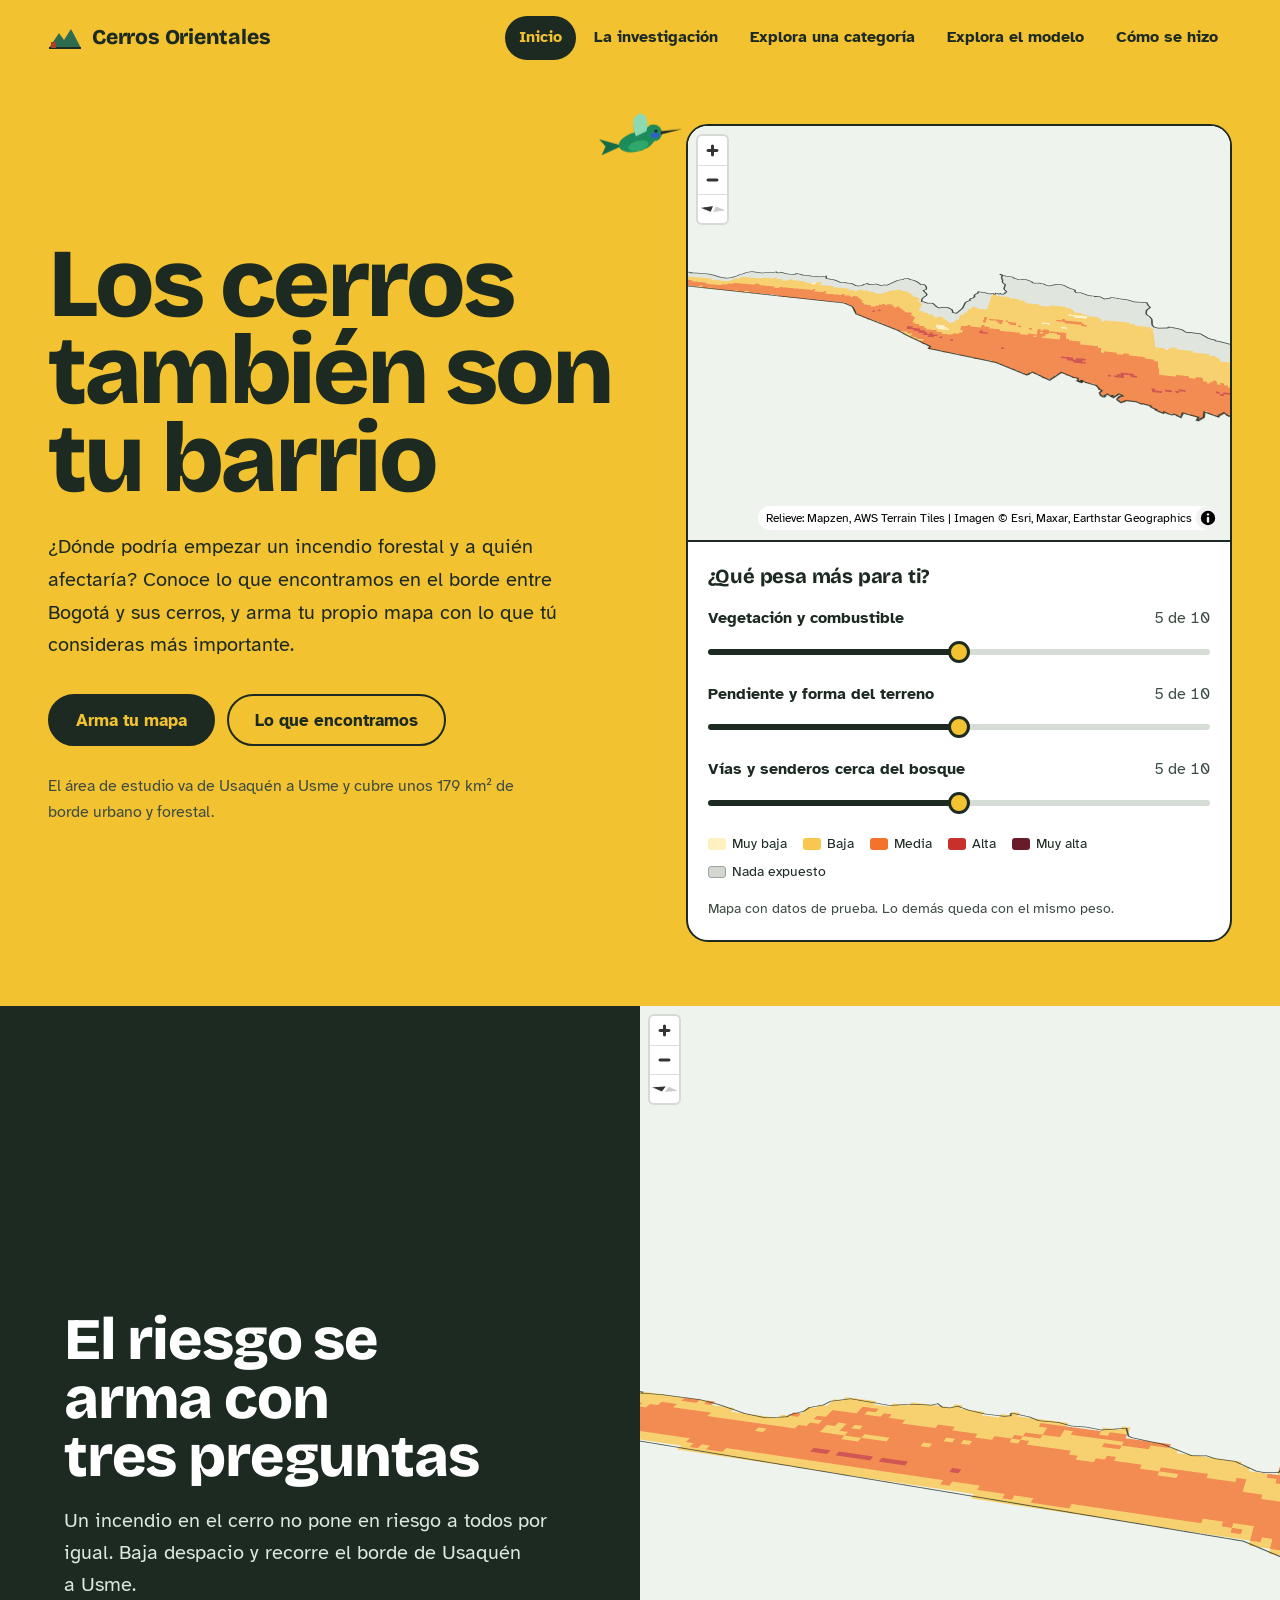
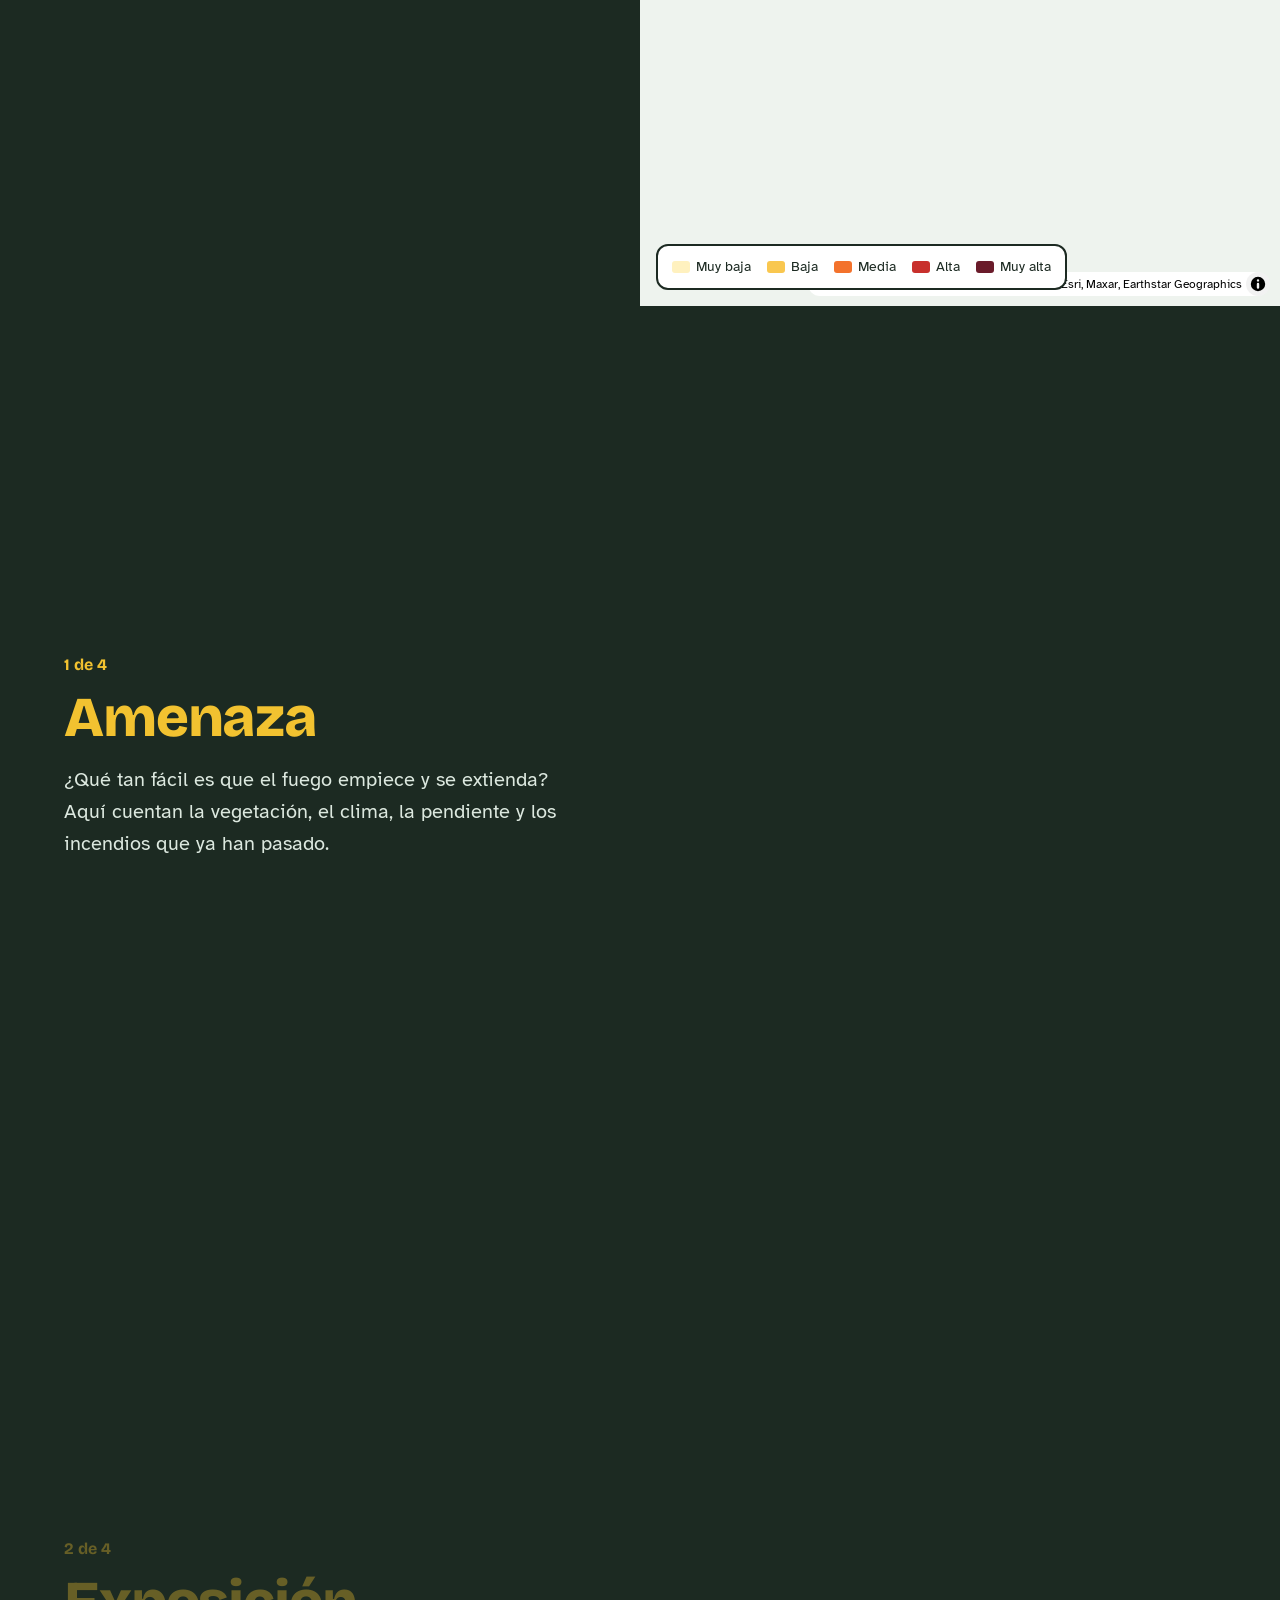
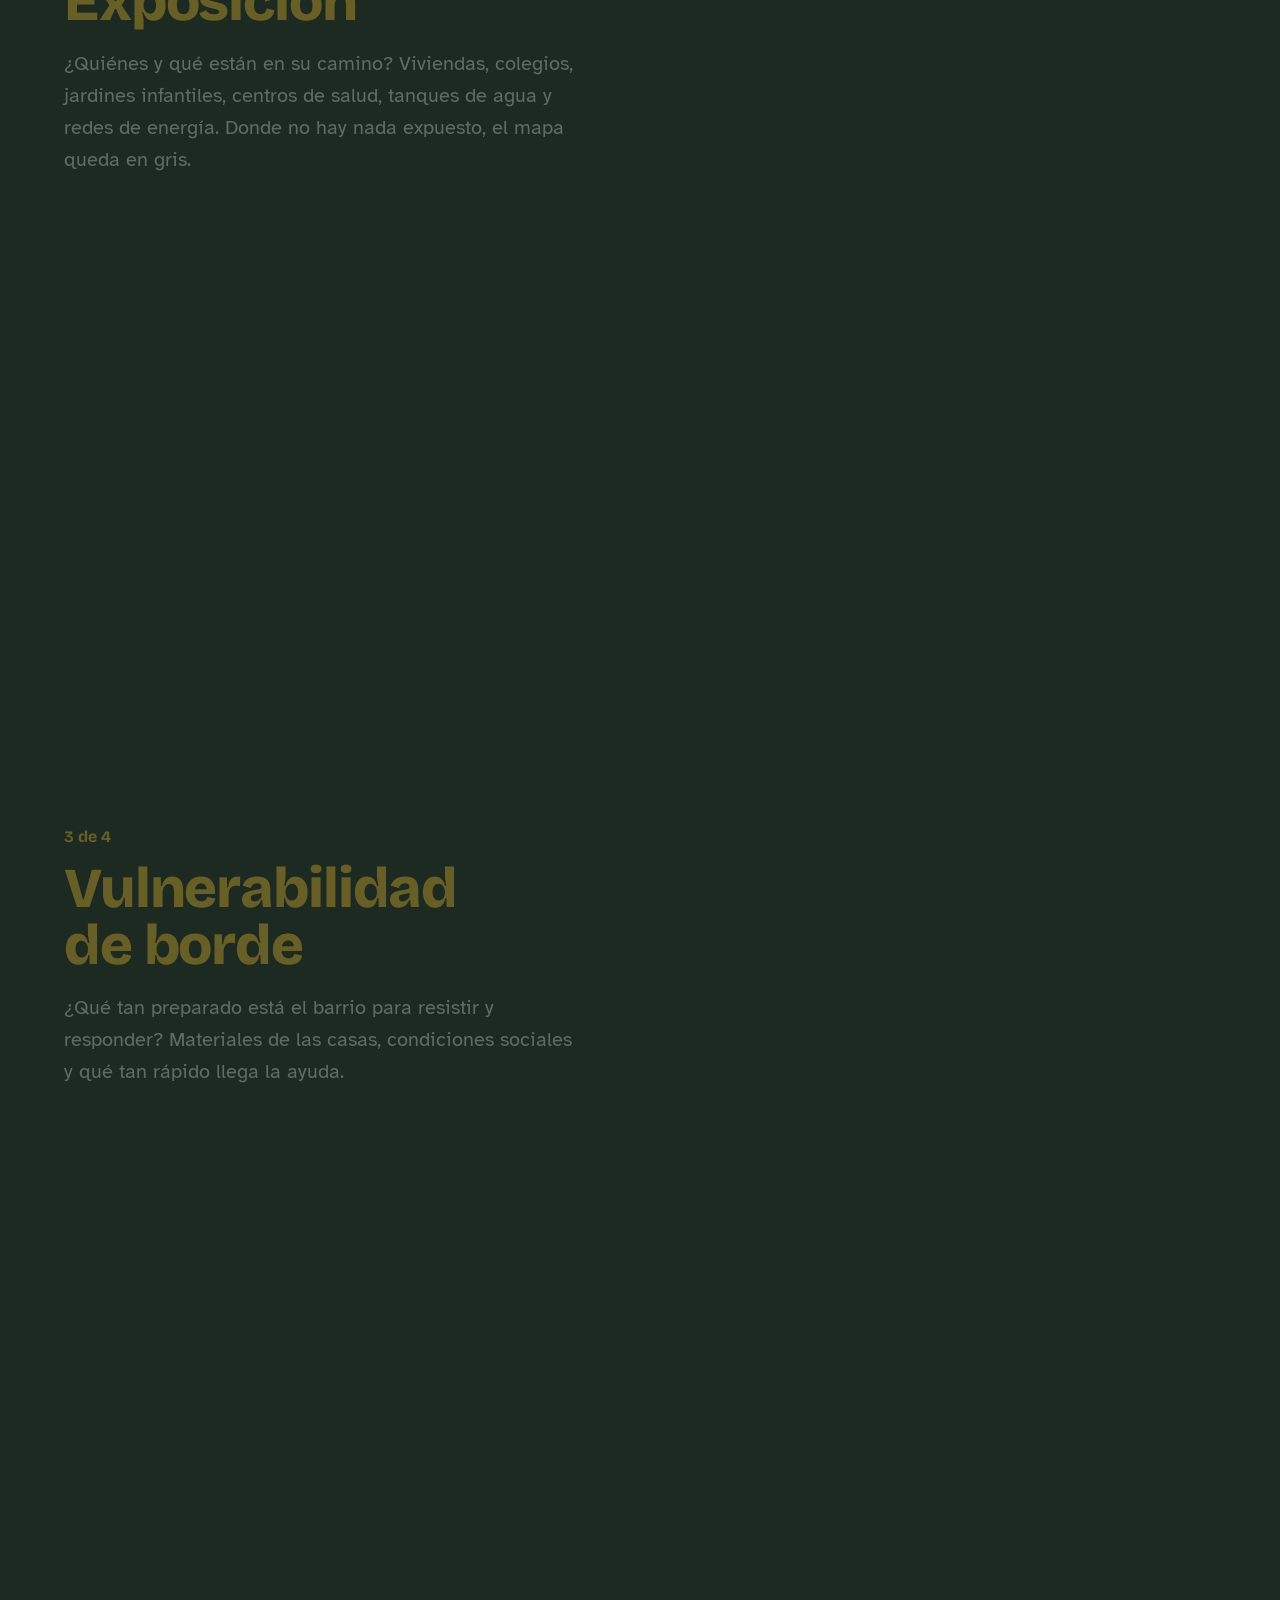
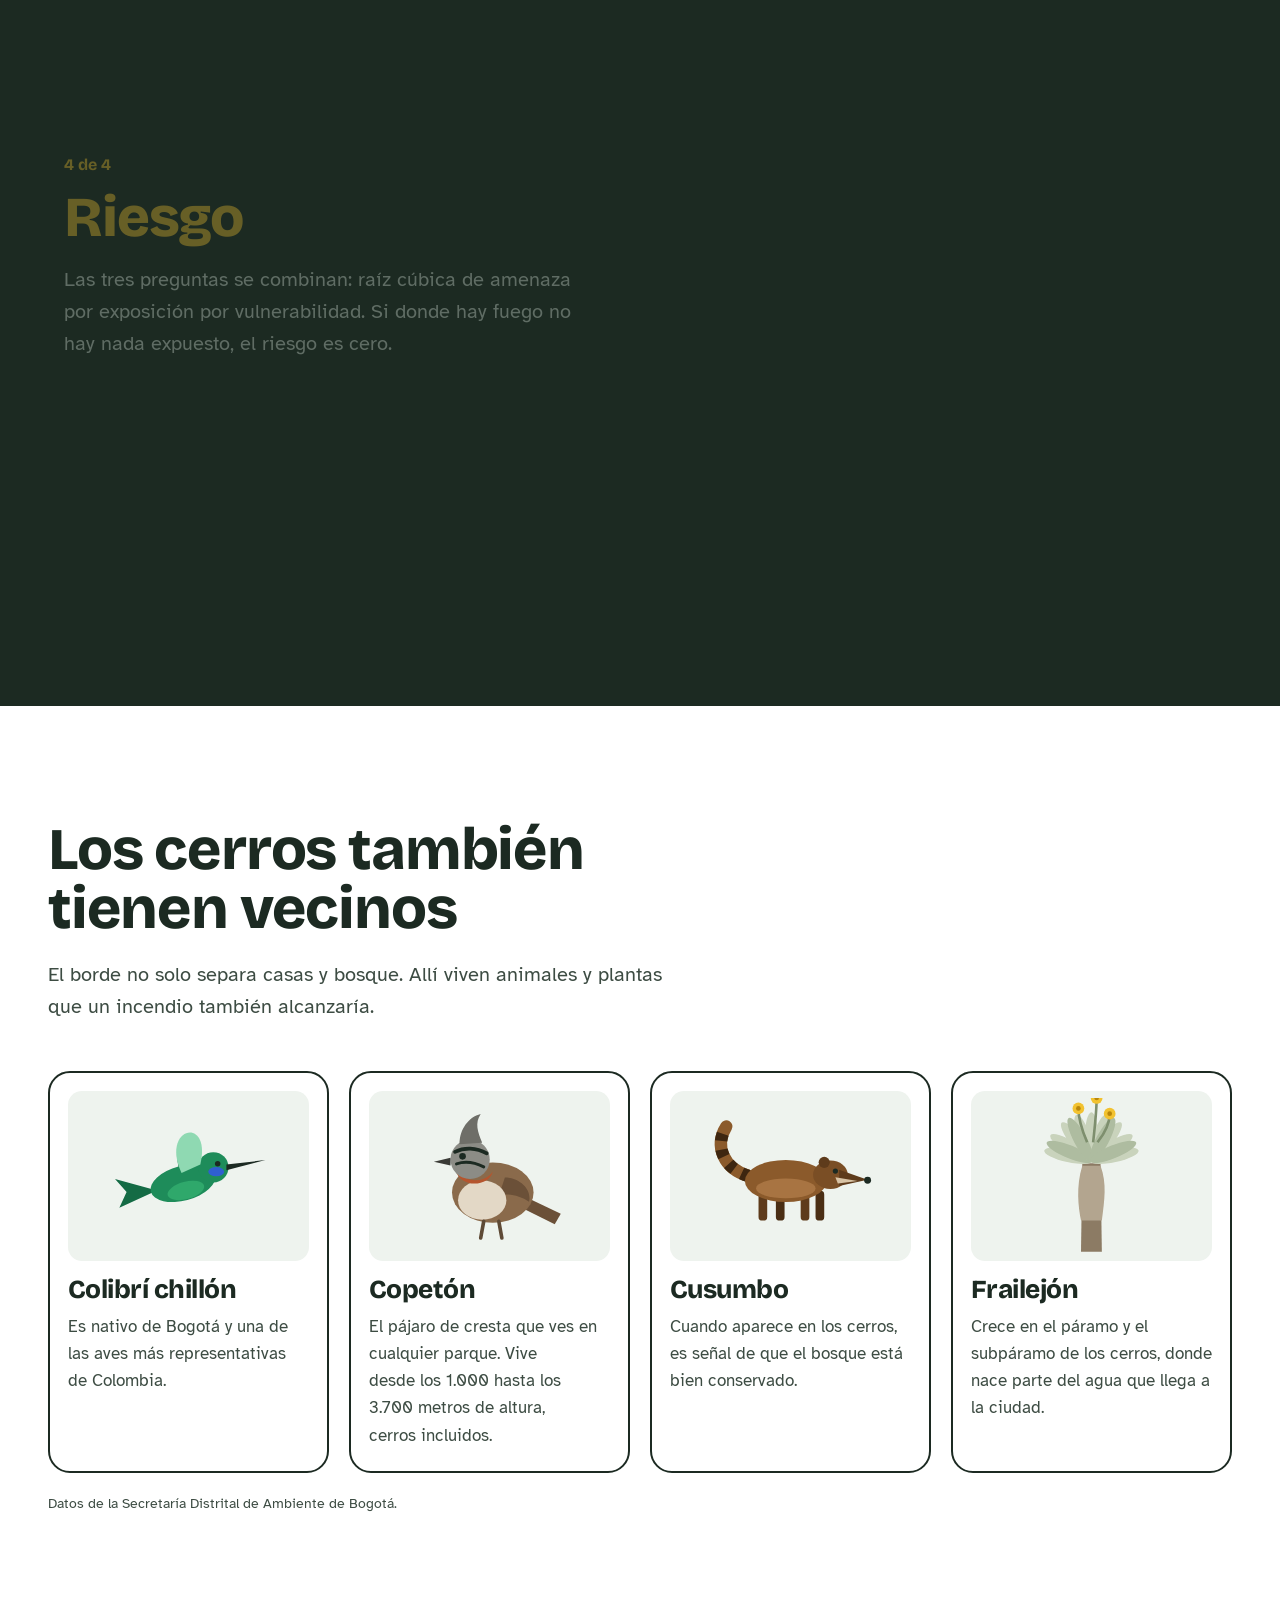
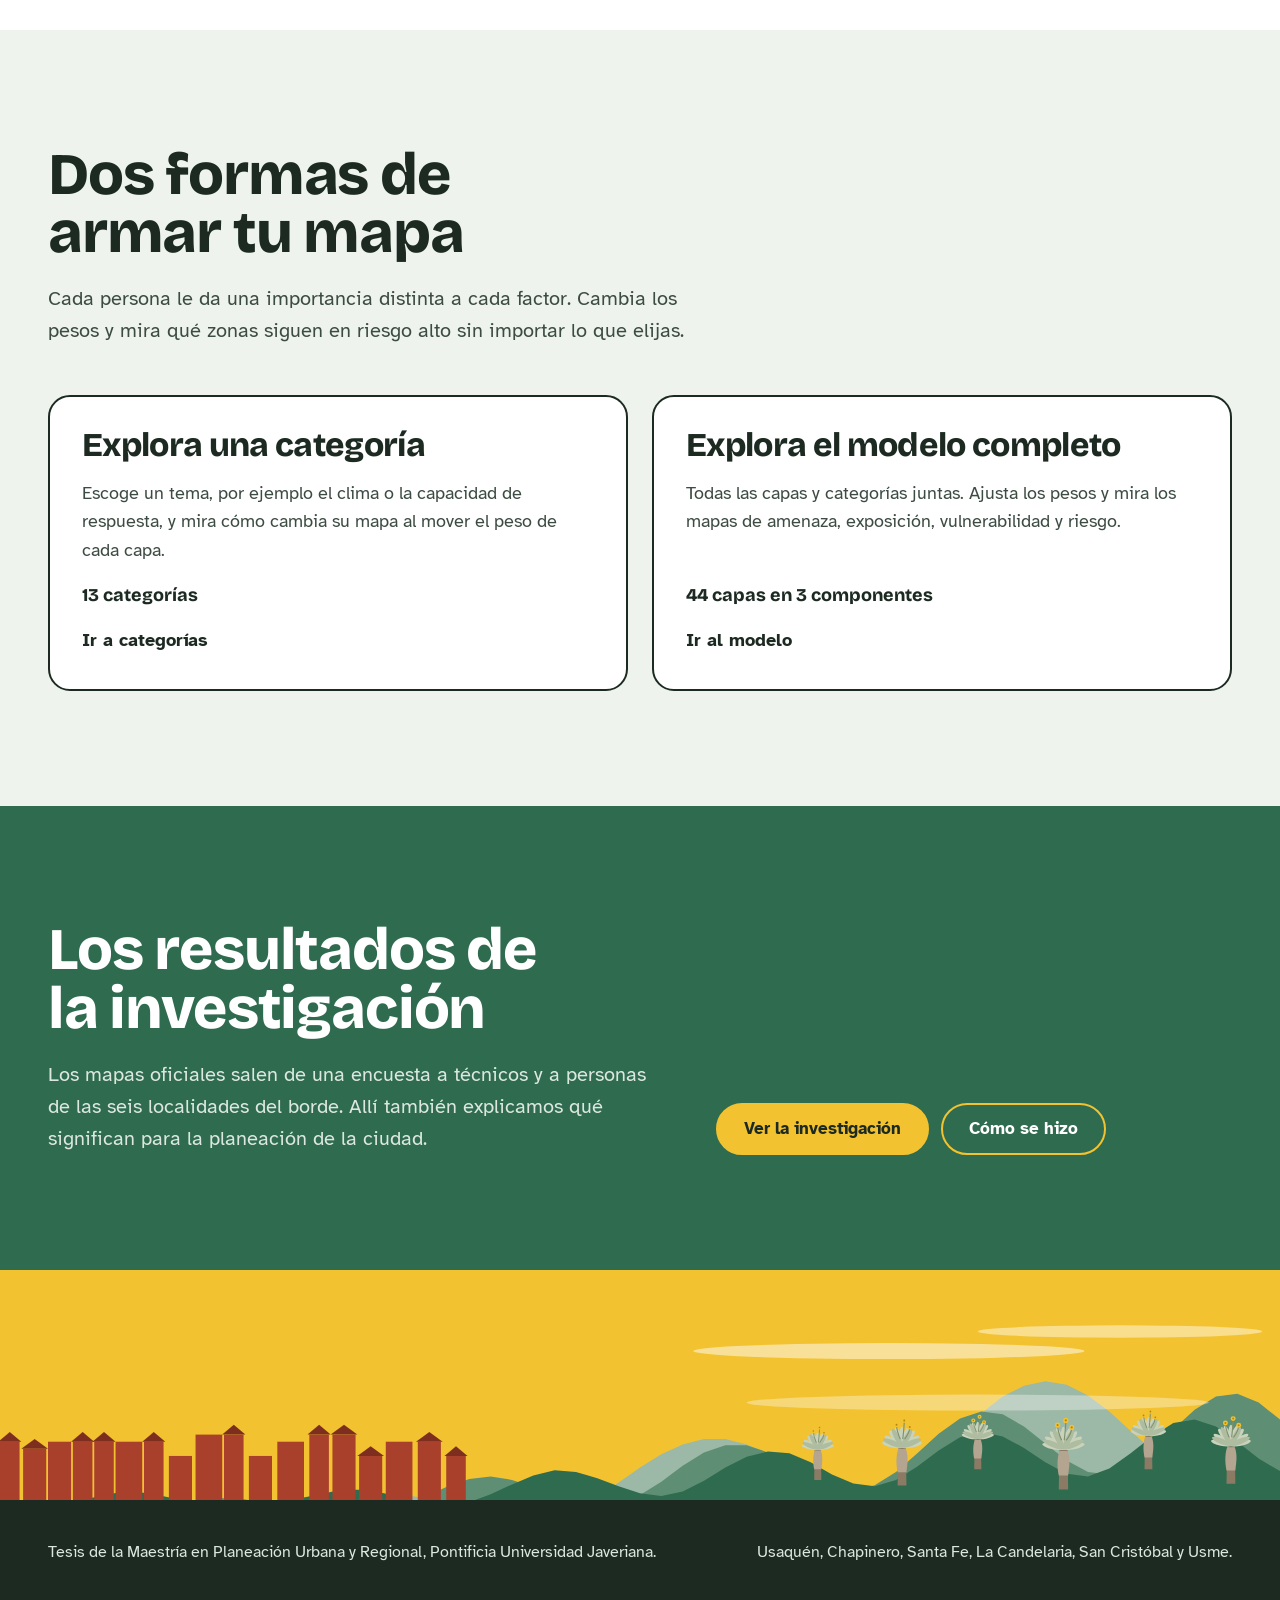
<file: index.html>
<!doctype html>
<html lang="es">
<head>
<meta charset="utf-8">
<meta name="viewport" content="width=device-width, initial-scale=1">
<title>Cerros Orientales: riesgo de incendio en el borde de Bogotá</title>
<meta name="description" content="Dónde podría empezar un incendio forestal en el borde de los Cerros Orientales y a quién afectaría. Arma tu propio mapa de riesgo.">
<meta property="og:title" content="Cerros Orientales: riesgo de incendio en el borde de Bogotá">
<meta property="og:description" content="Dónde podría empezar un incendio forestal en el borde de los Cerros Orientales y a quién afectaría. Arma tu propio mapa de riesgo.">
<meta name="theme-color" content="#F2C230">
<link rel="icon" href="favicon.svg" type="image/svg+xml">
<link rel="stylesheet" href="assets/vendor/lenis/lenis.css">
<link rel="preload" href="assets/fonts/bricolage-grotesque-latin-wght-normal.woff2" as="font" type="font/woff2" crossorigin>
<link rel="stylesheet" href="assets/vendor/maplibre/maplibre-gl.css">
<link rel="stylesheet" href="assets/css/site.css?v=7">
</head>
<body>
<a class="saltar" href="#contenido">Saltar al contenido</a>
<header class="cabecera">
<div class="envoltura">
<a class="marca" href="index.html"><svg viewBox="0 0 34 22" aria-hidden="true"><path d="M1 21 L11 6 L16 13 L23 2 L33 21 Z" fill="#2F6B4F"/><path d="M1 21 L33 21" stroke="#1C2A22" stroke-width="2"/><rect x="3" y="15" width="5" height="6" fill="#A8402C"/></svg><span>Cerros Orientales</span></a>
<button class="boton-menu" type="button" aria-expanded="false" aria-controls="menu">Menú</button>
<nav aria-label="Principal"><ul class="menu" id="menu"><li><a href="index.html" aria-current="page">Inicio</a></li><li><a href="investigacion.html">La investigación</a></li><li><a href="categoria.html">Explora una categoría</a></li><li><a href="modelo.html">Explora el modelo</a></li><li><a href="metodologia.html">Cómo se hizo</a></li></ul></nav>
</div>
</header>
<main id="contenido">
<section class="portada" aria-labelledby="titulo-portada">
<div class="colibri-volador" aria-hidden="true"><svg viewBox="0 0 120 80" class="ilu ilu-colibri" ><g class="ala-atras"><path d="M54 38 C46 12 66 2 66 30 Z" fill="#146B45"/></g><path d="M38 50 L12 62 L17 51 L9 42 Z" fill="#146B45"/><ellipse cx="56" cy="45" rx="23" ry="12" transform="rotate(-15 56 45)" fill="#1E8C5A"/><ellipse cx="58" cy="50" rx="13" ry="6" transform="rotate(-15 58 50)" fill="#2FA86B"/><circle cx="77" cy="34" r="10.5" fill="#1E8C5A"/><ellipse cx="79" cy="37" rx="5.5" ry="3.2" fill="#2F5FD0"/><path d="M86 32 L113 29 L86 36 Z" fill="#1C2A22"/><circle cx="80" cy="31.5" r="1.9" fill="#1C2A22"/><g class="ala"><path d="M55 38 C40 6 76 -2 68 32 Z" fill="#8FD9B2"/></g></svg></div>
<div class="envoltura">
<div>
<h1 id="titulo-portada" class="entra">Los cerros también son tu barrio</h1>
<p class="entrada entra entra-2">¿Dónde podría empezar un incendio forestal y a quién afectaría? Conoce lo que encontramos en el borde entre Bogotá y sus cerros, y arma tu propio mapa con lo que tú consideras más importante.</p>
<div class="botones entra entra-3">
<a class="boton boton-principal" href="modelo.html">Arma tu mapa</a>
<a class="boton boton-secundario" href="investigacion.html">Lo que encontramos</a>
</div>
<p class="dato entra entra-4">El área de estudio va de Usaquén a Usme y cubre unos 179 km² de borde urbano y forestal.</p>
</div>
<div class="tablero entra entra-3">
<div class="mapa" id="mapa-portada" role="img" aria-label="Mapa del riesgo de incendio en el área de estudio, cambia con los controles de abajo"></div>
<div class="controles">
<p class="controles-titulo">¿Qué pesa más para ti?</p>
<div class="control"><div class="control-fila"><label for="p-veg">Vegetación y combustible</label><output for="p-veg" id="o-veg">5 de 10</output></div><input id="p-veg" type="range" min="0" max="10" step="1" value="5" data-cat="veg"></div>
<div class="control"><div class="control-fila"><label for="p-relieve">Pendiente y forma del terreno</label><output for="p-relieve" id="o-relieve">5 de 10</output></div><input id="p-relieve" type="range" min="0" max="10" step="1" value="5" data-cat="relieve"></div>
<div class="control"><div class="control-fila"><label for="p-ignicion">Vías y senderos cerca del bosque</label><output for="p-ignicion" id="o-ignicion">5 de 10</output></div><input id="p-ignicion" type="range" min="0" max="10" step="1" value="5" data-cat="ignicion"></div>
<div id="leyenda-portada"></div>
<p class="nota">Mapa con datos de prueba. Lo demás queda con el mismo peso.</p>
</div>
</div>
</div>
</section>

<section class="recorrido" aria-labelledby="titulo-recorrido">
<div class="recorrido-mapa" aria-hidden="true"><div class="mapa" id="mapa-recorrido"></div><div class="recorrido-leyenda" id="leyenda-recorrido"></div></div>
<div class="recorrido-pasos">
<div class="paso paso-intro">
<h2 id="titulo-recorrido">El riesgo se arma con tres preguntas</h2>
<p>Un incendio en el cerro no pone en riesgo a todos por igual. Baja despacio y recorre el borde de Usaquén a Usme.</p>
</div>
<div class="paso" data-paso="A" data-vista="usaquen"><p class="paso-num">1 de 4</p><h3>Amenaza</h3><p>¿Qué tan fácil es que el fuego empiece y se extienda? Aquí cuentan la vegetación, el clima, la pendiente y los incendios que ya han pasado.</p></div>
<div class="paso" data-paso="E" data-vista="chapinero"><p class="paso-num">2 de 4</p><h3>Exposición</h3><p>¿Quiénes y qué están en su camino? Viviendas, colegios, jardines infantiles, centros de salud, tanques de agua y redes de energía. Donde no hay nada expuesto, el mapa queda en gris.</p></div>
<div class="paso" data-paso="V" data-vista="sancristobal"><p class="paso-num">3 de 4</p><h3>Vulnerabilidad de borde</h3><p>¿Qué tan preparado está el barrio para resistir y responder? Materiales de las casas, condiciones sociales y qué tan rápido llega la ayuda.</p></div>
<div class="paso" data-paso="R" data-vista="todo"><p class="paso-num">4 de 4</p><h3>Riesgo</h3><p>Las tres preguntas se combinan: raíz cúbica de amenaza por exposición por vulnerabilidad. Si donde hay fuego no hay nada expuesto, el riesgo es cero.</p></div>
</div>
</section>

<section class="seccion vecinos" aria-labelledby="titulo-vecinos">
<div class="envoltura">
<h2 id="titulo-vecinos">Los cerros también tienen vecinos</h2>
<p class="bajada">El borde no solo separa casas y bosque. Allí viven animales y plantas que un incendio también alcanzaría.</p>
<ul class="fichas">
<li class="ficha"><div class="ficha-ilu"><svg viewBox="0 0 120 80" class="ilu ilu-colibri" role="img" aria-label="Ilustración de un colibrí chillón"><g class="ala-atras"><path d="M54 38 C46 12 66 2 66 30 Z" fill="#146B45"/></g><path d="M38 50 L12 62 L17 51 L9 42 Z" fill="#146B45"/><ellipse cx="56" cy="45" rx="23" ry="12" transform="rotate(-15 56 45)" fill="#1E8C5A"/><ellipse cx="58" cy="50" rx="13" ry="6" transform="rotate(-15 58 50)" fill="#2FA86B"/><circle cx="77" cy="34" r="10.5" fill="#1E8C5A"/><ellipse cx="79" cy="37" rx="5.5" ry="3.2" fill="#2F5FD0"/><path d="M86 32 L113 29 L86 36 Z" fill="#1C2A22"/><circle cx="80" cy="31.5" r="1.9" fill="#1C2A22"/><g class="ala"><path d="M55 38 C40 6 76 -2 68 32 Z" fill="#8FD9B2"/></g></svg></div><h3>Colibrí chillón</h3><p>Es nativo de Bogotá y una de las aves más representativas de Colombia.</p></li>
<li class="ficha"><div class="ficha-ilu"><svg viewBox="0 0 100 90" class="ilu ilu-copeton" role="img" aria-label="Ilustración de un copetón"><g class="cuerpo-copeton"><path d="M72 58 L97 70 L93 77 L69 65 Z" fill="#6B5038"/><ellipse cx="52" cy="56" rx="27" ry="20" fill="#8A6A4B"/><path d="M60 46 C70 46 78 54 76 62 C70 58 62 56 56 58 Z" fill="#6B5038"/><ellipse cx="45" cy="61" rx="16" ry="13" fill="#E3D8C6"/><path d="M27 40 C33 50 47 50 52 42 C50 52 30 54 27 40 Z" fill="#B5552E"/><g class="cabeza-copeton"><circle cx="37" cy="34" r="13" fill="#8C8C86"/><path d="M30 24 C30 14 36 6 44 4 C40 10 42 16 45 23 Z" fill="#6E6E68"/><path d="M27 29 C33 26 41 26 48 30" stroke="#1C2A22" stroke-width="2.4" fill="none" stroke-linecap="round"/><path d="M28 37 C34 35 40 36 46 39" stroke="#1C2A22" stroke-width="2" fill="none" stroke-linecap="round"/><path d="M24 33 L13 35.5 L24 38 Z" fill="#3A3A36"/><circle cx="32" cy="32" r="2.2" fill="#1C2A22"/></g></g><path d="M46 75 L44 86 M56 75 L58 86" stroke="#5E4A36" stroke-width="2.4" stroke-linecap="round"/></svg></div><h3>Copetón</h3><p>El pájaro de cresta que ves en cualquier parque. Vive desde los 1.000 hasta los 3.700 metros de altura, cerros incluidos.</p></li>
<li class="ficha"><div class="ficha-ilu"><svg viewBox="0 0 140 92" class="ilu ilu-cusumbo" role="img" aria-label="Ilustración de un cusumbo"><g class="cola"><path d="M36 46 C16 40 8 22 18 6" stroke="#8B5A2B" stroke-width="10" fill="none" stroke-linecap="round"/><path d="M36 46 C16 40 8 22 18 6" stroke="#3E2610" stroke-width="10" fill="none" stroke-dasharray="6 7" stroke-linecap="butt"/></g><g class="patas"><rect x="44" y="58" width="7" height="24" rx="3" fill="#5E3B1B"/><rect x="58" y="60" width="7" height="22" rx="3" fill="#4A2E14"/><rect x="78" y="60" width="7" height="22" rx="3" fill="#5E3B1B"/><rect x="90" y="58" width="7" height="24" rx="3" fill="#4A2E14"/></g><ellipse cx="66" cy="50" rx="33" ry="17" fill="#8B5A2B"/><ellipse cx="66" cy="56" rx="24" ry="8" fill="#A87442"/><ellipse cx="102" cy="45" rx="14" ry="11.5" fill="#7A4E25"/><circle cx="97" cy="35" r="4.5" fill="#5E3B1B"/><path d="M109 41 L132 49 L109 54 Z" fill="#5E3B1B"/><path d="M106 47 L124 50 L108 52 Z" fill="#D8C3A5"/><circle cx="132" cy="49.5" r="2.8" fill="#1C2A22"/><circle cx="106" cy="42" r="2.1" fill="#1C2A22"/></svg></div><h3>Cusumbo</h3><p>Cuando aparece en los cerros, es señal de que el bosque está bien conservado.</p></li>
<li class="ficha"><div class="ficha-ilu"><svg viewBox="0 0 80 120" class="ilu ilu-frailejon" role="img" aria-label="Ilustración de un frailejón"><g class="tallo"><path d="M33 50 L32 118 L48 118 L47 50 Z" fill="#8C7B64"/><path d="M33 52 C28 68 30 84 32 94 L48 94 C50 78 52 66 47 52 Z" fill="#B3A58F"/><ellipse cx="22.4" cy="44.3" rx="5" ry="19" transform="rotate(-78 22.4 44.3)" fill="#C9D3BC"/><ellipse cx="24.7" cy="38.5" rx="5" ry="19" transform="rotate(-58 24.7 38.5)" fill="#C9D3BC"/><ellipse cx="28.9" cy="33.8" rx="5" ry="19" transform="rotate(-38 28.9 33.8)" fill="#C9D3BC"/><ellipse cx="34.4" cy="30.9" rx="5" ry="19" transform="rotate(-18 34.4 30.9)" fill="#C9D3BC"/><ellipse cx="40.0" cy="30.0" rx="5" ry="19" transform="rotate(0 40.0 30.0)" fill="#C9D3BC"/><ellipse cx="45.6" cy="30.9" rx="5" ry="19" transform="rotate(18 45.6 30.9)" fill="#C9D3BC"/><ellipse cx="51.1" cy="33.8" rx="5" ry="19" transform="rotate(38 51.1 33.8)" fill="#C9D3BC"/><ellipse cx="55.3" cy="38.5" rx="5" ry="19" transform="rotate(58 55.3 38.5)" fill="#C9D3BC"/><ellipse cx="57.6" cy="44.3" rx="5" ry="19" transform="rotate(78 57.6 44.3)" fill="#C9D3BC"/><ellipse cx="23.3" cy="41.3" rx="5" ry="19" transform="rotate(-68 23.3 41.3)" fill="#AEBCA0"/><ellipse cx="31.5" cy="32.1" rx="5" ry="19" transform="rotate(-28 31.5 32.1)" fill="#AEBCA0"/><ellipse cx="48.5" cy="32.1" rx="5" ry="19" transform="rotate(28 48.5 32.1)" fill="#AEBCA0"/><ellipse cx="56.7" cy="41.3" rx="5" ry="19" transform="rotate(68 56.7 41.3)" fill="#AEBCA0"/><path d="M36.7 34 Q30 18 30 8" stroke="#7E8F6E" stroke-width="2" fill="none"/><circle cx="30" cy="8" r="4.5" fill="#F2C230"/><circle cx="30" cy="8" r="1.8" fill="#B8860B"/><path d="M41.3 34 Q44 10 44 0" stroke="#7E8F6E" stroke-width="2" fill="none"/><circle cx="44" cy="0" r="4.5" fill="#F2C230"/><circle cx="44" cy="0" r="1.8" fill="#B8860B"/><path d="M44.7 34 Q54 22 54 12" stroke="#7E8F6E" stroke-width="2" fill="none"/><circle cx="54" cy="12" r="4.5" fill="#F2C230"/><circle cx="54" cy="12" r="1.8" fill="#B8860B"/></g></svg></div><h3>Frailejón</h3><p>Crece en el páramo y el subpáramo de los cerros, donde nace parte del agua que llega a la ciudad.</p></li>
</ul>
<p class="nota fuente">Datos de la Secretaría Distrital de Ambiente de Bogotá.</p>
</div>
</section>

<section class="seccion fondo-niebla" aria-labelledby="titulo-explora">
<div class="envoltura">
<h2 id="titulo-explora">Dos formas de armar tu mapa</h2>
<p class="bajada">Cada persona le da una importancia distinta a cada factor. Cambia los pesos y mira qué zonas siguen en riesgo alto sin importar lo que elijas.</p>
<div class="dos">
<a class="enlace-grande" href="categoria.html"><h3>Explora una categoría</h3><p>Escoge un tema, por ejemplo el clima o la capacidad de respuesta, y mira cómo cambia su mapa al mover el peso de cada capa.</p><span class="cifra">13 categorías</span><span class="ver">Ir a categorías</span></a>
<a class="enlace-grande" href="modelo.html"><h3>Explora el modelo completo</h3><p>Todas las capas y categorías juntas. Ajusta los pesos y mira los mapas de amenaza, exposición, vulnerabilidad y riesgo.</p><span class="cifra">44 capas en 3 componentes</span><span class="ver">Ir al modelo</span></a>
</div>
</div>
</section>

<section class="seccion fondo-oscuro" aria-labelledby="titulo-cierre">
<div class="envoltura cierre">
<div>
<h2 id="titulo-cierre">Los resultados de la investigación</h2>
<p class="bajada">Los mapas oficiales salen de una encuesta a técnicos y a personas de las seis localidades del borde. Allí también explicamos qué significan para la planeación de la ciudad.</p>
</div>
<div class="botones"><a class="boton boton-principal" href="investigacion.html">Ver la investigación</a><a class="boton boton-secundario" href="metodologia.html">Cómo se hizo</a></div>
</div>
</section>
</main>
<svg viewBox="0 0 1440 260" preserveAspectRatio="xMidYMax slice" class="paisaje" aria-hidden="true"><defs><g id="fr"><path d="M33 50 L32 118 L48 118 L47 50 Z" fill="#8C7B64"/><path d="M33 52 C28 68 30 84 32 94 L48 94 C50 78 52 66 47 52 Z" fill="#B3A58F"/><ellipse cx="22.4" cy="44.3" rx="5" ry="19" transform="rotate(-78 22.4 44.3)" fill="#C9D3BC"/><ellipse cx="24.7" cy="38.5" rx="5" ry="19" transform="rotate(-58 24.7 38.5)" fill="#C9D3BC"/><ellipse cx="28.9" cy="33.8" rx="5" ry="19" transform="rotate(-38 28.9 33.8)" fill="#C9D3BC"/><ellipse cx="34.4" cy="30.9" rx="5" ry="19" transform="rotate(-18 34.4 30.9)" fill="#C9D3BC"/><ellipse cx="40.0" cy="30.0" rx="5" ry="19" transform="rotate(0 40.0 30.0)" fill="#C9D3BC"/><ellipse cx="45.6" cy="30.9" rx="5" ry="19" transform="rotate(18 45.6 30.9)" fill="#C9D3BC"/><ellipse cx="51.1" cy="33.8" rx="5" ry="19" transform="rotate(38 51.1 33.8)" fill="#C9D3BC"/><ellipse cx="55.3" cy="38.5" rx="5" ry="19" transform="rotate(58 55.3 38.5)" fill="#C9D3BC"/><ellipse cx="57.6" cy="44.3" rx="5" ry="19" transform="rotate(78 57.6 44.3)" fill="#C9D3BC"/><ellipse cx="23.3" cy="41.3" rx="5" ry="19" transform="rotate(-68 23.3 41.3)" fill="#AEBCA0"/><ellipse cx="31.5" cy="32.1" rx="5" ry="19" transform="rotate(-28 31.5 32.1)" fill="#AEBCA0"/><ellipse cx="48.5" cy="32.1" rx="5" ry="19" transform="rotate(28 48.5 32.1)" fill="#AEBCA0"/><ellipse cx="56.7" cy="41.3" rx="5" ry="19" transform="rotate(68 56.7 41.3)" fill="#AEBCA0"/><path d="M36.7 34 Q30 18 30 8" stroke="#7E8F6E" stroke-width="2" fill="none"/><circle cx="30" cy="8" r="4.5" fill="#F2C230"/><circle cx="30" cy="8" r="1.8" fill="#B8860B"/><path d="M41.3 34 Q44 10 44 0" stroke="#7E8F6E" stroke-width="2" fill="none"/><circle cx="44" cy="0" r="4.5" fill="#F2C230"/><circle cx="44" cy="0" r="1.8" fill="#B8860B"/><path d="M44.7 34 Q54 22 54 12" stroke="#7E8F6E" stroke-width="2" fill="none"/><circle cx="54" cy="12" r="4.5" fill="#F2C230"/><circle cx="54" cy="12" r="1.8" fill="#B8860B"/></g></defs><rect width="1440" height="260" fill="#F2C230"/><g class="niebla niebla-1"><ellipse cx="1000" cy="92" rx="220" ry="9" fill="#FFFFFF" opacity=".5"/><ellipse cx="1260" cy="70" rx="160" ry="7" fill="#FFFFFF" opacity=".45"/></g><path class="cresta cresta-0" d="M0 260 L0 189 L24 186 L48 186 L72 190 L96 196 L120 203 L144 212 L168 219 L192 224 L216 227 L240 226 L264 222 L288 216 L312 208 L336 200 L360 193 L384 184 L408 178 L432 175 L456 176 L480 180 L504 187 L528 195 L552 202 L576 206 L600 207 L624 202 L648 192 L672 179 L696 162 L720 145 L744 130 L768 119 L792 113 L816 113 L840 119 L864 129 L888 143 L912 157 L936 168 L960 174 L984 174 L1008 166 L1032 150 L1056 130 L1080 107 L1104 84 L1128 65 L1152 53 L1176 48 L1200 52 L1224 64 L1248 82 L1272 104 L1296 125 L1320 141 L1344 150 L1368 149 L1392 139 L1416 122 L1440 100 L1440 260 Z" fill="#9CB8A6"/><path class="cresta cresta-1" d="M0 260 L0 208 L24 214 L48 223 L72 230 L96 235 L120 236 L144 233 L168 226 L192 218 L216 210 L240 206 L264 205 L288 209 L312 216 L336 225 L360 232 L384 234 L408 233 L432 226 L456 216 L480 203 L504 192 L528 184 L552 181 L576 185 L600 193 L624 204 L648 212 L672 216 L696 213 L720 202 L744 187 L768 169 L792 154 L816 146 L840 146 L864 154 L888 167 L912 182 L936 194 L960 197 L984 191 L1008 176 L1032 155 L1056 133 L1080 116 L1104 108 L1128 111 L1152 125 L1176 144 L1200 163 L1224 176 L1248 179 L1272 170 L1296 151 L1320 128 L1344 106 L1368 91 L1392 88 L1416 98 L1440 117 L1440 260 Z" fill="#5E8F74"/><g class="niebla niebla-2"><ellipse cx="1100" cy="150" rx="260" ry="9" fill="#FFFFFF" opacity=".35"/></g><path class="cresta cresta-2" d="M0 260 L0 243 L24 246 L48 245 L72 239 L96 233 L120 227 L144 224 L168 226 L192 231 L216 238 L240 244 L264 246 L288 244 L312 239 L336 232 L360 227 L384 222 L408 222 L432 226 L456 232 L480 238 L504 240 L528 236 L552 227 L576 216 L600 206 L624 200 L648 202 L672 209 L696 218 L720 226 L744 229 L768 224 L792 212 L816 197 L840 185 L864 179 L888 181 L912 191 L936 205 L960 215 L984 218 L1008 211 L1032 196 L1056 178 L1080 163 L1104 157 L1128 162 L1152 175 L1176 191 L1200 204 L1224 207 L1248 198 L1272 181 L1296 162 L1320 147 L1344 143 L1368 151 L1392 168 L1416 187 L1440 201 L1440 260 Z" fill="#2F6B4F"/><rect x="0" y="194" width="22" height="66" fill="#A8402C"/><path d="M-2 194 L11 183 L24 194 Z" fill="#7E2E1F"/><rect x="26" y="202" width="26" height="58" fill="#A8402C"/><path d="M24 202 L39 191 L54 202 Z" fill="#7E2E1F"/><rect x="54" y="194" width="26" height="66" fill="#A8402C"/><rect x="82" y="194" width="22" height="66" fill="#A8402C"/><path d="M80 194 L93 183 L106 194 Z" fill="#7E2E1F"/><rect x="106" y="194" width="22" height="66" fill="#A8402C"/><path d="M104 194 L117 183 L130 194 Z" fill="#7E2E1F"/><rect x="130" y="194" width="30" height="66" fill="#A8402C"/><rect x="162" y="194" width="22" height="66" fill="#A8402C"/><path d="M160 194 L173 183 L186 194 Z" fill="#7E2E1F"/><rect x="190" y="210" width="26" height="50" fill="#A8402C"/><rect x="220" y="186" width="30" height="74" fill="#A8402C"/><rect x="252" y="186" width="22" height="74" fill="#A8402C"/><path d="M250 186 L263 175 L276 186 Z" fill="#7E2E1F"/><rect x="280" y="210" width="26" height="50" fill="#A8402C"/><rect x="312" y="194" width="30" height="66" fill="#A8402C"/><rect x="348" y="186" width="22" height="74" fill="#A8402C"/><path d="M346 186 L359 175 L372 186 Z" fill="#7E2E1F"/><rect x="374" y="186" width="26" height="74" fill="#A8402C"/><path d="M372 186 L387 175 L402 186 Z" fill="#7E2E1F"/><rect x="404" y="210" width="26" height="50" fill="#A8402C"/><path d="M402 210 L417 199 L432 210 Z" fill="#7E2E1F"/><rect x="434" y="194" width="30" height="66" fill="#A8402C"/><rect x="470" y="194" width="26" height="66" fill="#A8402C"/><path d="M468 194 L483 183 L498 194 Z" fill="#7E2E1F"/><rect x="502" y="210" width="22" height="50" fill="#A8402C"/><path d="M500 210 L513 199 L526 210 Z" fill="#7E2E1F"/><g class="frai-p" style="--d:0.0s"><use href="#fr" transform="translate(900 178) scale(0.5)"/></g><g class="frai-p" style="--d:0.4s"><use href="#fr" transform="translate(990 170) scale(0.62)"/></g><g class="frai-p" style="--d:0.8s"><use href="#fr" transform="translate(1080 166) scale(0.5)"/></g><g class="frai-p" style="--d:1.2s"><use href="#fr" transform="translate(1170 170) scale(0.66)"/></g><g class="frai-p" style="--d:1.6s"><use href="#fr" transform="translate(1270 160) scale(0.55)"/></g><g class="frai-p" style="--d:2.0s"><use href="#fr" transform="translate(1360 168) scale(0.62)"/></g></svg><footer class="pie">
<div class="envoltura">
<p>Tesis de la Maestría en Planeación Urbana y Regional, Pontificia Universidad Javeriana.</p>
<p>Usaquén, Chapinero, Santa Fe, La Candelaria, San Cristóbal y Usme.</p>
</div>
</footer>
<script src="assets/vendor/gsap/gsap.min.js"></script>
<script src="assets/vendor/gsap/ScrollTrigger.min.js"></script>
<script src="assets/vendor/lenis/lenis.min.js"></script>
<script src="assets/js/comun.js?v=7"></script>
<script src="assets/vendor/maplibre/maplibre-gl.js"></script>
<script src="assets/js/model.js?v=7"></script>
<script src="assets/js/mapa.js?v=7"></script>
<script src="assets/js/portada.js?v=7"></script>
<script src="assets/js/recorrido.js?v=7"></script>
<script src="assets/js/fauna.js?v=7"></script>
</body>
</html>
</file>
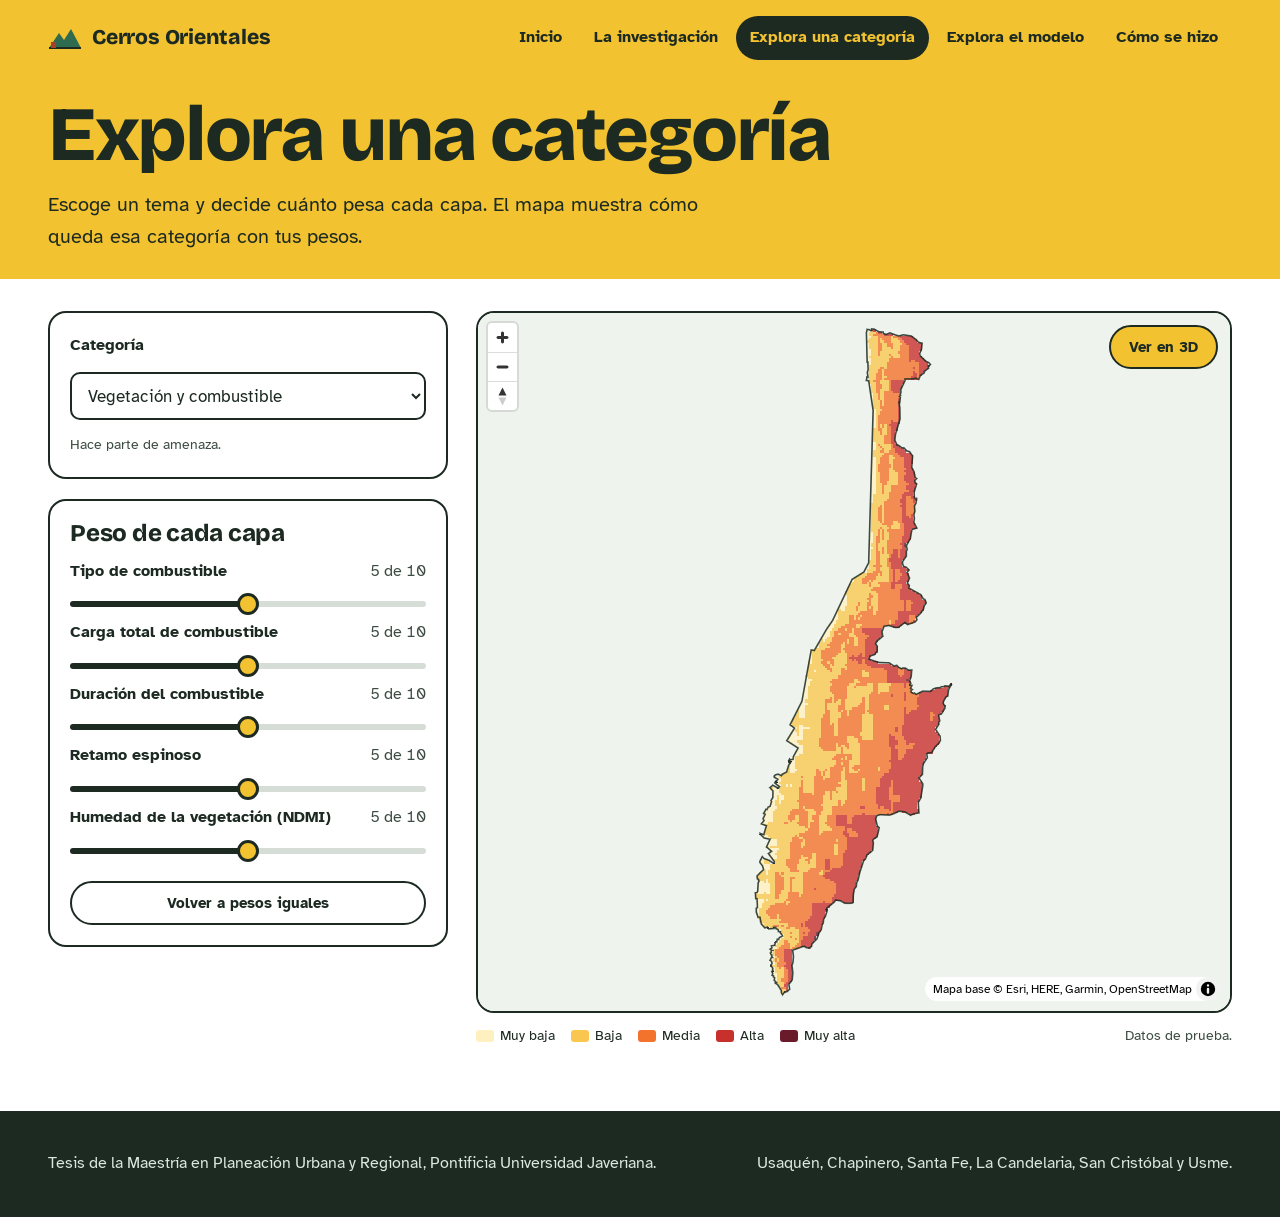
<file: categoria.html>
<!doctype html>
<html lang="es">
<head>
<meta charset="utf-8">
<meta name="viewport" content="width=device-width, initial-scale=1">
<title>Explora una categoría: riesgo de incendio en los Cerros Orientales</title>
<meta name="description" content="Escoge una categoría del modelo de riesgo y cambia el peso de cada capa para ver su mapa.">
<meta property="og:title" content="Explora una categoría: riesgo de incendio en los Cerros Orientales">
<meta property="og:description" content="Escoge una categoría del modelo de riesgo y cambia el peso de cada capa para ver su mapa.">
<meta name="theme-color" content="#F2C230">
<link rel="icon" href="favicon.svg" type="image/svg+xml">
<link rel="stylesheet" href="assets/vendor/lenis/lenis.css">
<link rel="preload" href="assets/fonts/bricolage-grotesque-latin-wght-normal.woff2" as="font" type="font/woff2" crossorigin>
<link rel="stylesheet" href="assets/vendor/maplibre/maplibre-gl.css">
<link rel="stylesheet" href="assets/css/site.css?v=7">
</head>
<body>
<a class="saltar" href="#contenido">Saltar al contenido</a>
<header class="cabecera">
<div class="envoltura">
<a class="marca" href="index.html"><svg viewBox="0 0 34 22" aria-hidden="true"><path d="M1 21 L11 6 L16 13 L23 2 L33 21 Z" fill="#2F6B4F"/><path d="M1 21 L33 21" stroke="#1C2A22" stroke-width="2"/><rect x="3" y="15" width="5" height="6" fill="#A8402C"/></svg><span>Cerros Orientales</span></a>
<button class="boton-menu" type="button" aria-expanded="false" aria-controls="menu">Menú</button>
<nav aria-label="Principal"><ul class="menu" id="menu"><li><a href="index.html">Inicio</a></li><li><a href="investigacion.html">La investigación</a></li><li><a href="categoria.html" aria-current="page">Explora una categoría</a></li><li><a href="modelo.html">Explora el modelo</a></li><li><a href="metodologia.html">Cómo se hizo</a></li></ul></nav>
</div>
</header>
<main id="contenido">
<section class="cabeza-pagina cabeza-compacta" aria-labelledby="titulo-pagina">
<div class="envoltura">
<h1 id="titulo-pagina">Explora una categoría</h1>
<p>Escoge un tema y decide cuánto pesa cada capa. El mapa muestra cómo queda esa categoría con tus pesos.</p>
</div>
</section>
<div class="envoltura herramienta">
<div class="panel">
<div class="panel-caja">
<label class="etiqueta" for="selector">Categoría</label>
<select id="selector"></select>
<p class="nota" id="pertenece"></p>
</div>
<div class="panel-caja">
<h2>Peso de cada capa</h2>
<div id="controles" class="controles-variables"></div>
<button class="boton boton-secundario boton-pequeno" type="button" id="reiniciar">Volver a pesos iguales</button>
</div>
</div>
<div class="vista">
<div class="mapa" id="mapa" role="img" aria-label="Mapa de la categoría escogida en el área de estudio"></div>
<div class="vista-pie"><div id="leyenda"></div><p class="nota">Datos de prueba.</p></div>
</div>
</div>
</main>
<footer class="pie">
<div class="envoltura">
<p>Tesis de la Maestría en Planeación Urbana y Regional, Pontificia Universidad Javeriana.</p>
<p>Usaquén, Chapinero, Santa Fe, La Candelaria, San Cristóbal y Usme.</p>
</div>
</footer>
<script src="assets/vendor/gsap/gsap.min.js"></script>
<script src="assets/vendor/gsap/ScrollTrigger.min.js"></script>
<script src="assets/vendor/lenis/lenis.min.js"></script>
<script src="assets/js/comun.js?v=7"></script>
<script src="assets/vendor/maplibre/maplibre-gl.js"></script>
<script src="assets/js/model.js?v=7"></script>
<script src="assets/js/mapa.js?v=7"></script>
<script src="assets/js/categoria.js?v=7"></script>
</body>
</html>
</file>
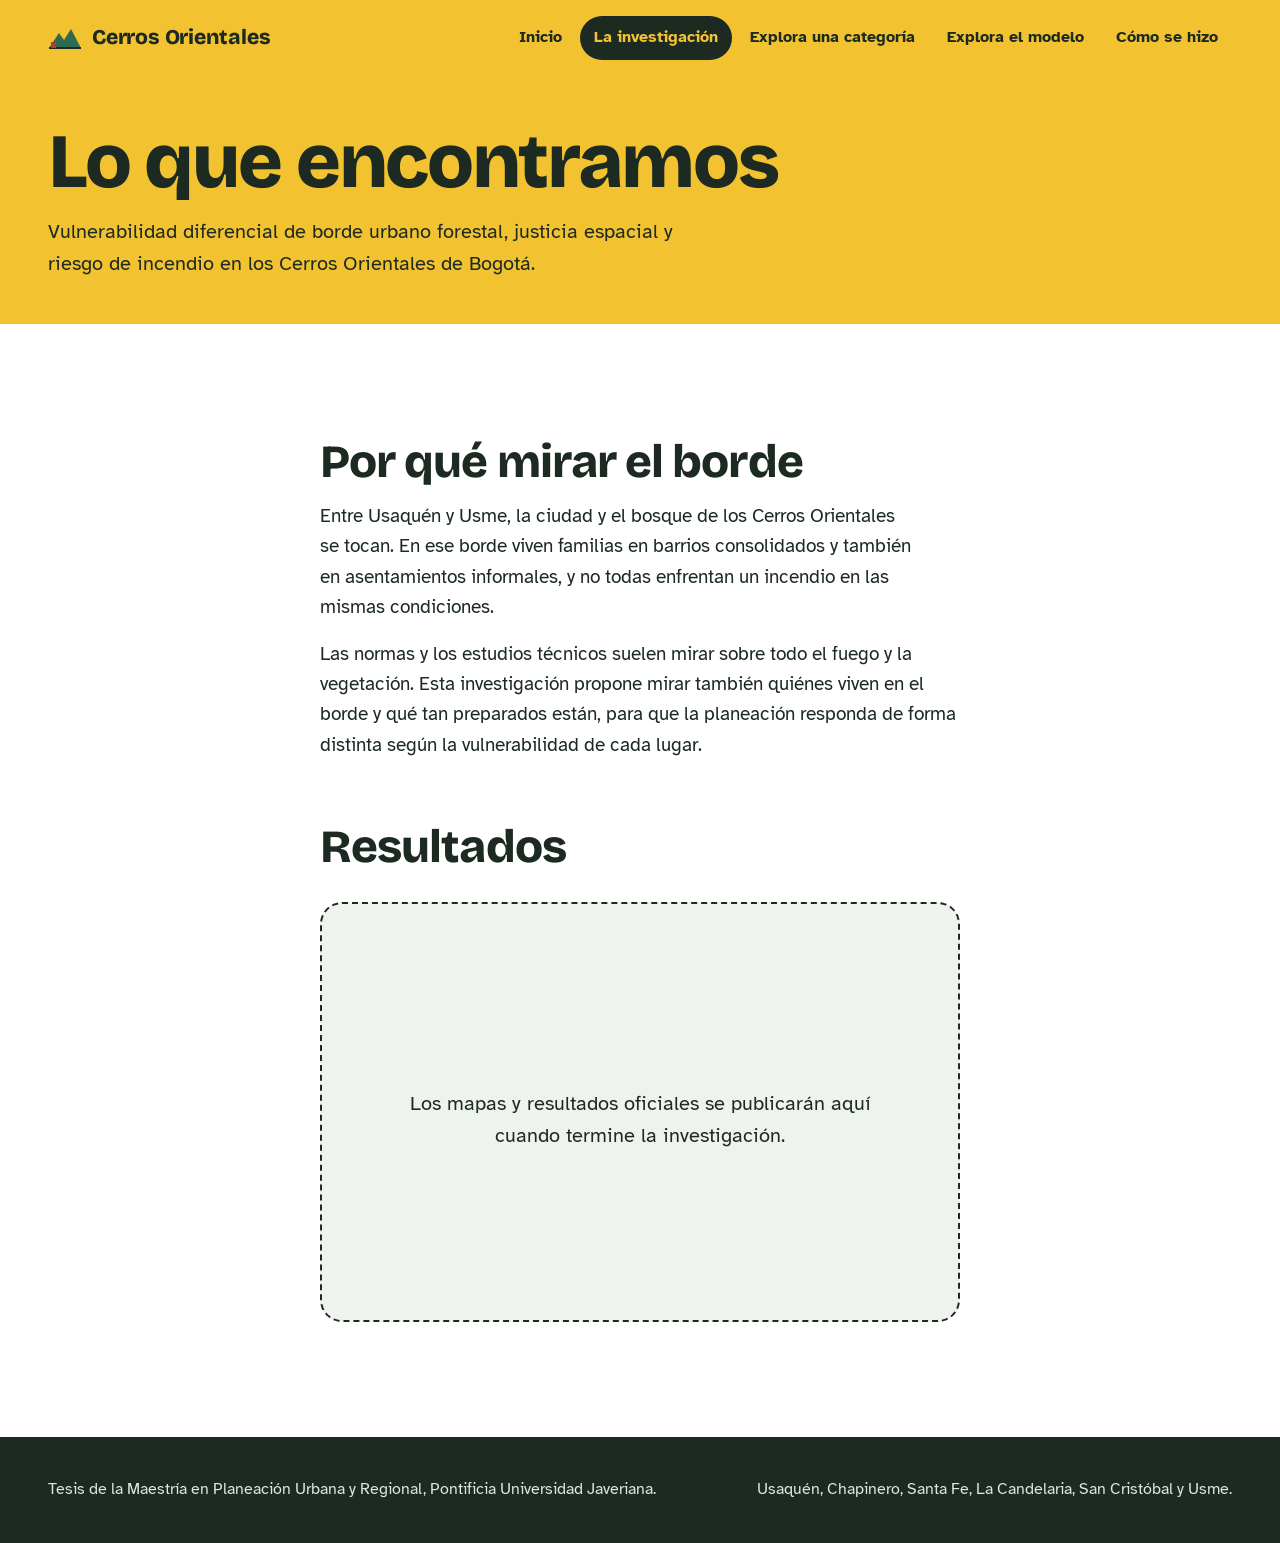
<file: investigacion.html>
<!doctype html>
<html lang="es">
<head>
<meta charset="utf-8">
<meta name="viewport" content="width=device-width, initial-scale=1">
<title>La investigación: riesgo de incendio en el borde de los Cerros Orientales</title>
<meta name="description" content="Qué estudia la tesis sobre riesgo de incendio forestal, vulnerabilidad de borde y justicia espacial en los Cerros Orientales de Bogotá.">
<meta property="og:title" content="La investigación: riesgo de incendio en el borde de los Cerros Orientales">
<meta property="og:description" content="Qué estudia la tesis sobre riesgo de incendio forestal, vulnerabilidad de borde y justicia espacial en los Cerros Orientales de Bogotá.">
<meta name="theme-color" content="#F2C230">
<link rel="icon" href="favicon.svg" type="image/svg+xml">
<link rel="stylesheet" href="assets/vendor/lenis/lenis.css">
<link rel="preload" href="assets/fonts/bricolage-grotesque-latin-wght-normal.woff2" as="font" type="font/woff2" crossorigin>
<link rel="stylesheet" href="assets/css/site.css?v=7">
</head>
<body>
<a class="saltar" href="#contenido">Saltar al contenido</a>
<header class="cabecera">
<div class="envoltura">
<a class="marca" href="index.html"><svg viewBox="0 0 34 22" aria-hidden="true"><path d="M1 21 L11 6 L16 13 L23 2 L33 21 Z" fill="#2F6B4F"/><path d="M1 21 L33 21" stroke="#1C2A22" stroke-width="2"/><rect x="3" y="15" width="5" height="6" fill="#A8402C"/></svg><span>Cerros Orientales</span></a>
<button class="boton-menu" type="button" aria-expanded="false" aria-controls="menu">Menú</button>
<nav aria-label="Principal"><ul class="menu" id="menu"><li><a href="index.html">Inicio</a></li><li><a href="investigacion.html" aria-current="page">La investigación</a></li><li><a href="categoria.html">Explora una categoría</a></li><li><a href="modelo.html">Explora el modelo</a></li><li><a href="metodologia.html">Cómo se hizo</a></li></ul></nav>
</div>
</header>
<main id="contenido">
<section class="cabeza-pagina" aria-labelledby="titulo-pagina">
<div class="envoltura">
<h1 id="titulo-pagina">Lo que encontramos</h1>
<p>Vulnerabilidad diferencial de borde urbano forestal, justicia espacial y riesgo de incendio en los Cerros Orientales de Bogotá.</p>
</div>
</section>
<section class="seccion" aria-labelledby="titulo-pregunta">
<div class="envoltura lectura">
<h2 id="titulo-pregunta">Por qué mirar el borde</h2>
<p>Entre Usaquén y Usme, la ciudad y el bosque de los Cerros Orientales se tocan. En ese borde viven familias en barrios consolidados y también en asentamientos informales, y no todas enfrentan un incendio en las mismas condiciones.</p>
<p>Las normas y los estudios técnicos suelen mirar sobre todo el fuego y la vegetación. Esta investigación propone mirar también quiénes viven en el borde y qué tan preparados están, para que la planeación responda de forma distinta según la vulnerabilidad de cada lugar.</p>
<h2>Resultados</h2>
<!-- Para incrustar el StoryMap: reemplazar este bloque por
<iframe src="https://storymaps.arcgis.com/stories/ID_DEL_STORYMAP" width="100%" height="900" frameborder="0" allowfullscreen allow="geolocation" title="Resultados de la investigación"></iframe> -->
<div class="marco-storymap"><p>Los mapas y resultados oficiales se publicarán aquí cuando termine la investigación.</p></div>
</div>
</section>
</main>
<footer class="pie">
<div class="envoltura">
<p>Tesis de la Maestría en Planeación Urbana y Regional, Pontificia Universidad Javeriana.</p>
<p>Usaquén, Chapinero, Santa Fe, La Candelaria, San Cristóbal y Usme.</p>
</div>
</footer>
<script src="assets/vendor/gsap/gsap.min.js"></script>
<script src="assets/vendor/gsap/ScrollTrigger.min.js"></script>
<script src="assets/vendor/lenis/lenis.min.js"></script>
<script src="assets/js/comun.js?v=7"></script>
</body>
</html>
</file>
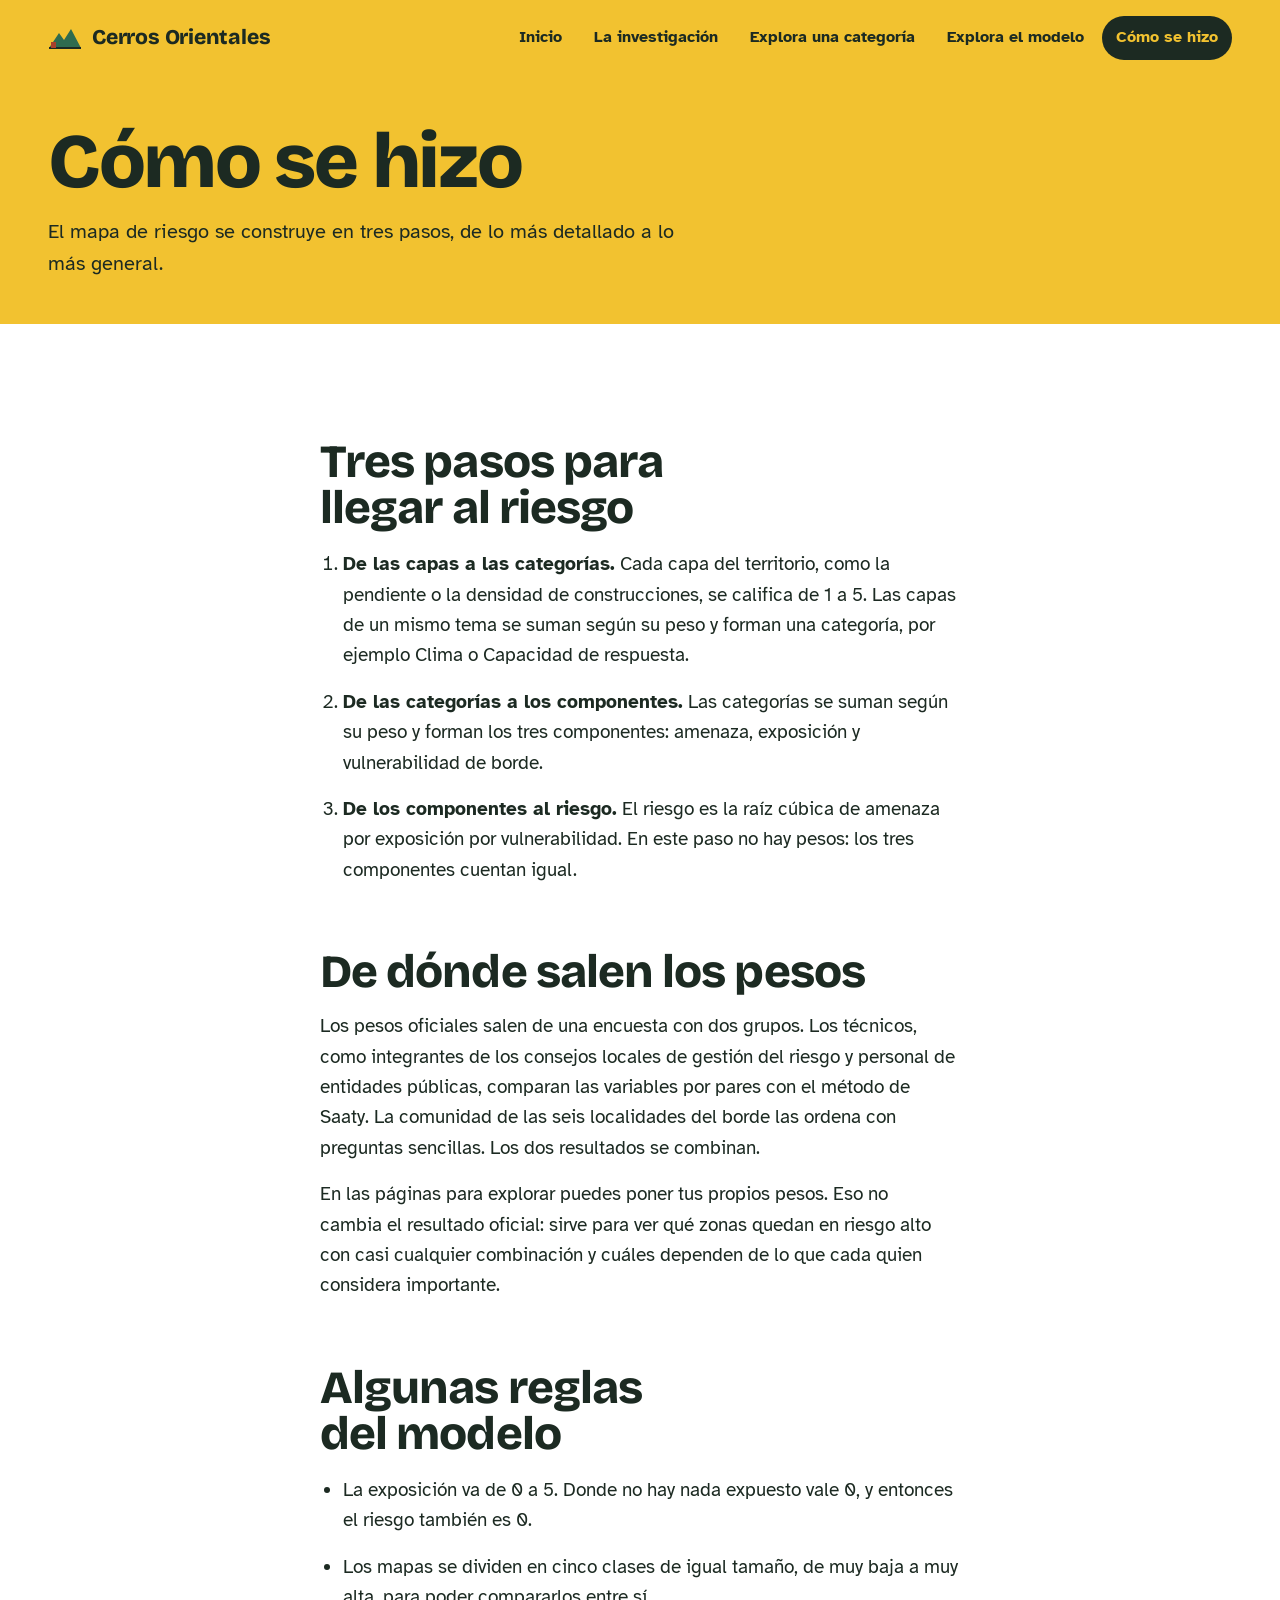
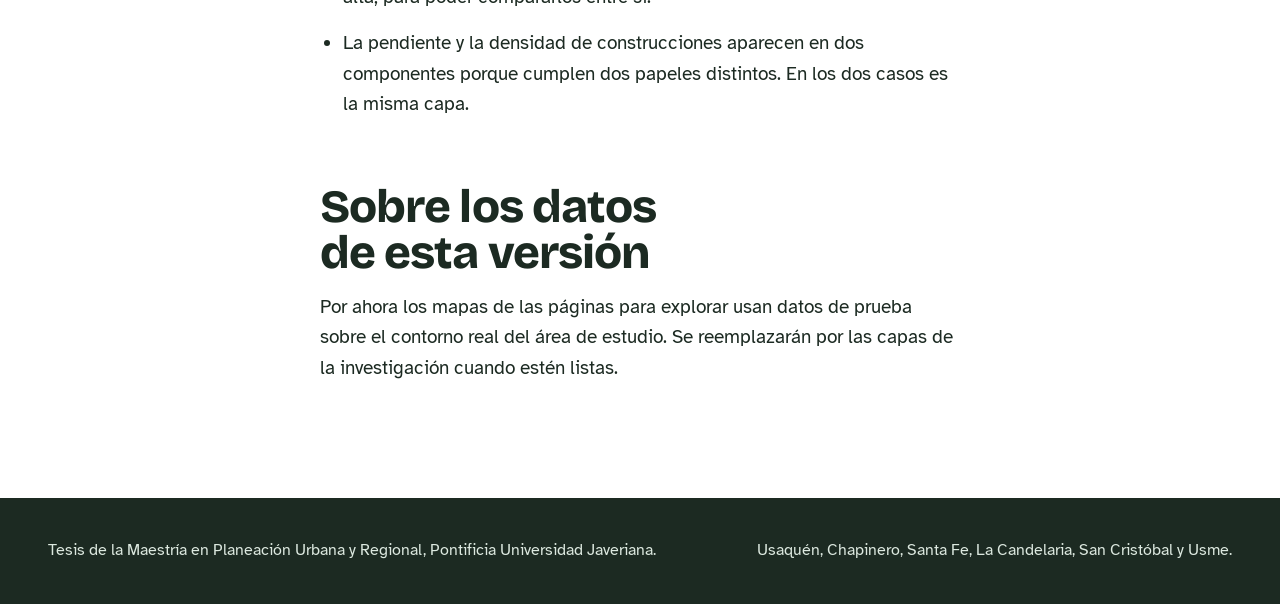
<file: metodologia.html>
<!doctype html>
<html lang="es">
<head>
<meta charset="utf-8">
<meta name="viewport" content="width=device-width, initial-scale=1">
<title>Cómo se hizo: modelo de riesgo de incendio en los Cerros Orientales</title>
<meta name="description" content="Cómo se combinan las capas, las categorías y los componentes del modelo de riesgo, y de dónde salen los pesos.">
<meta property="og:title" content="Cómo se hizo: modelo de riesgo de incendio en los Cerros Orientales">
<meta property="og:description" content="Cómo se combinan las capas, las categorías y los componentes del modelo de riesgo, y de dónde salen los pesos.">
<meta name="theme-color" content="#F2C230">
<link rel="icon" href="favicon.svg" type="image/svg+xml">
<link rel="stylesheet" href="assets/vendor/lenis/lenis.css">
<link rel="preload" href="assets/fonts/bricolage-grotesque-latin-wght-normal.woff2" as="font" type="font/woff2" crossorigin>
<link rel="stylesheet" href="assets/css/site.css?v=7">
</head>
<body>
<a class="saltar" href="#contenido">Saltar al contenido</a>
<header class="cabecera">
<div class="envoltura">
<a class="marca" href="index.html"><svg viewBox="0 0 34 22" aria-hidden="true"><path d="M1 21 L11 6 L16 13 L23 2 L33 21 Z" fill="#2F6B4F"/><path d="M1 21 L33 21" stroke="#1C2A22" stroke-width="2"/><rect x="3" y="15" width="5" height="6" fill="#A8402C"/></svg><span>Cerros Orientales</span></a>
<button class="boton-menu" type="button" aria-expanded="false" aria-controls="menu">Menú</button>
<nav aria-label="Principal"><ul class="menu" id="menu"><li><a href="index.html">Inicio</a></li><li><a href="investigacion.html">La investigación</a></li><li><a href="categoria.html">Explora una categoría</a></li><li><a href="modelo.html">Explora el modelo</a></li><li><a href="metodologia.html" aria-current="page">Cómo se hizo</a></li></ul></nav>
</div>
</header>
<main id="contenido">
<section class="cabeza-pagina" aria-labelledby="titulo-pagina">
<div class="envoltura">
<h1 id="titulo-pagina">Cómo se hizo</h1>
<p>El mapa de riesgo se construye en tres pasos, de lo más detallado a lo más general.</p>
</div>
</section>
<section class="seccion" aria-labelledby="titulo-pasos">
<div class="envoltura lectura">
<h2 id="titulo-pasos">Tres pasos para llegar al riesgo</h2>
<ol>
<li><strong>De las capas a las categorías.</strong> Cada capa del territorio, como la pendiente o la densidad de construcciones, se califica de 1 a 5. Las capas de un mismo tema se suman según su peso y forman una categoría, por ejemplo Clima o Capacidad de respuesta.</li>
<li><strong>De las categorías a los componentes.</strong> Las categorías se suman según su peso y forman los tres componentes: amenaza, exposición y vulnerabilidad de borde.</li>
<li><strong>De los componentes al riesgo.</strong> El riesgo es la raíz cúbica de amenaza por exposición por vulnerabilidad. En este paso no hay pesos: los tres componentes cuentan igual.</li>
</ol>
<h2>De dónde salen los pesos</h2>
<p>Los pesos oficiales salen de una encuesta con dos grupos. Los técnicos, como integrantes de los consejos locales de gestión del riesgo y personal de entidades públicas, comparan las variables por pares con el método de Saaty. La comunidad de las seis localidades del borde las ordena con preguntas sencillas. Los dos resultados se combinan.</p>
<p>En las páginas para explorar puedes poner tus propios pesos. Eso no cambia el resultado oficial: sirve para ver qué zonas quedan en riesgo alto con casi cualquier combinación y cuáles dependen de lo que cada quien considera importante.</p>
<h2>Algunas reglas del modelo</h2>
<ul>
<li>La exposición va de 0 a 5. Donde no hay nada expuesto vale 0, y entonces el riesgo también es 0.</li>
<li>Los mapas se dividen en cinco clases de igual tamaño, de muy baja a muy alta, para poder compararlos entre sí.</li>
<li>La pendiente y la densidad de construcciones aparecen en dos componentes porque cumplen dos papeles distintos. En los dos casos es la misma capa.</li>
</ul>
<h2>Sobre los datos de esta versión</h2>
<p>Por ahora los mapas de las páginas para explorar usan datos de prueba sobre el contorno real del área de estudio. Se reemplazarán por las capas de la investigación cuando estén listas.</p>
</div>
</section>
</main>
<footer class="pie">
<div class="envoltura">
<p>Tesis de la Maestría en Planeación Urbana y Regional, Pontificia Universidad Javeriana.</p>
<p>Usaquén, Chapinero, Santa Fe, La Candelaria, San Cristóbal y Usme.</p>
</div>
</footer>
<script src="assets/vendor/gsap/gsap.min.js"></script>
<script src="assets/vendor/gsap/ScrollTrigger.min.js"></script>
<script src="assets/vendor/lenis/lenis.min.js"></script>
<script src="assets/js/comun.js?v=7"></script>
</body>
</html>
</file>
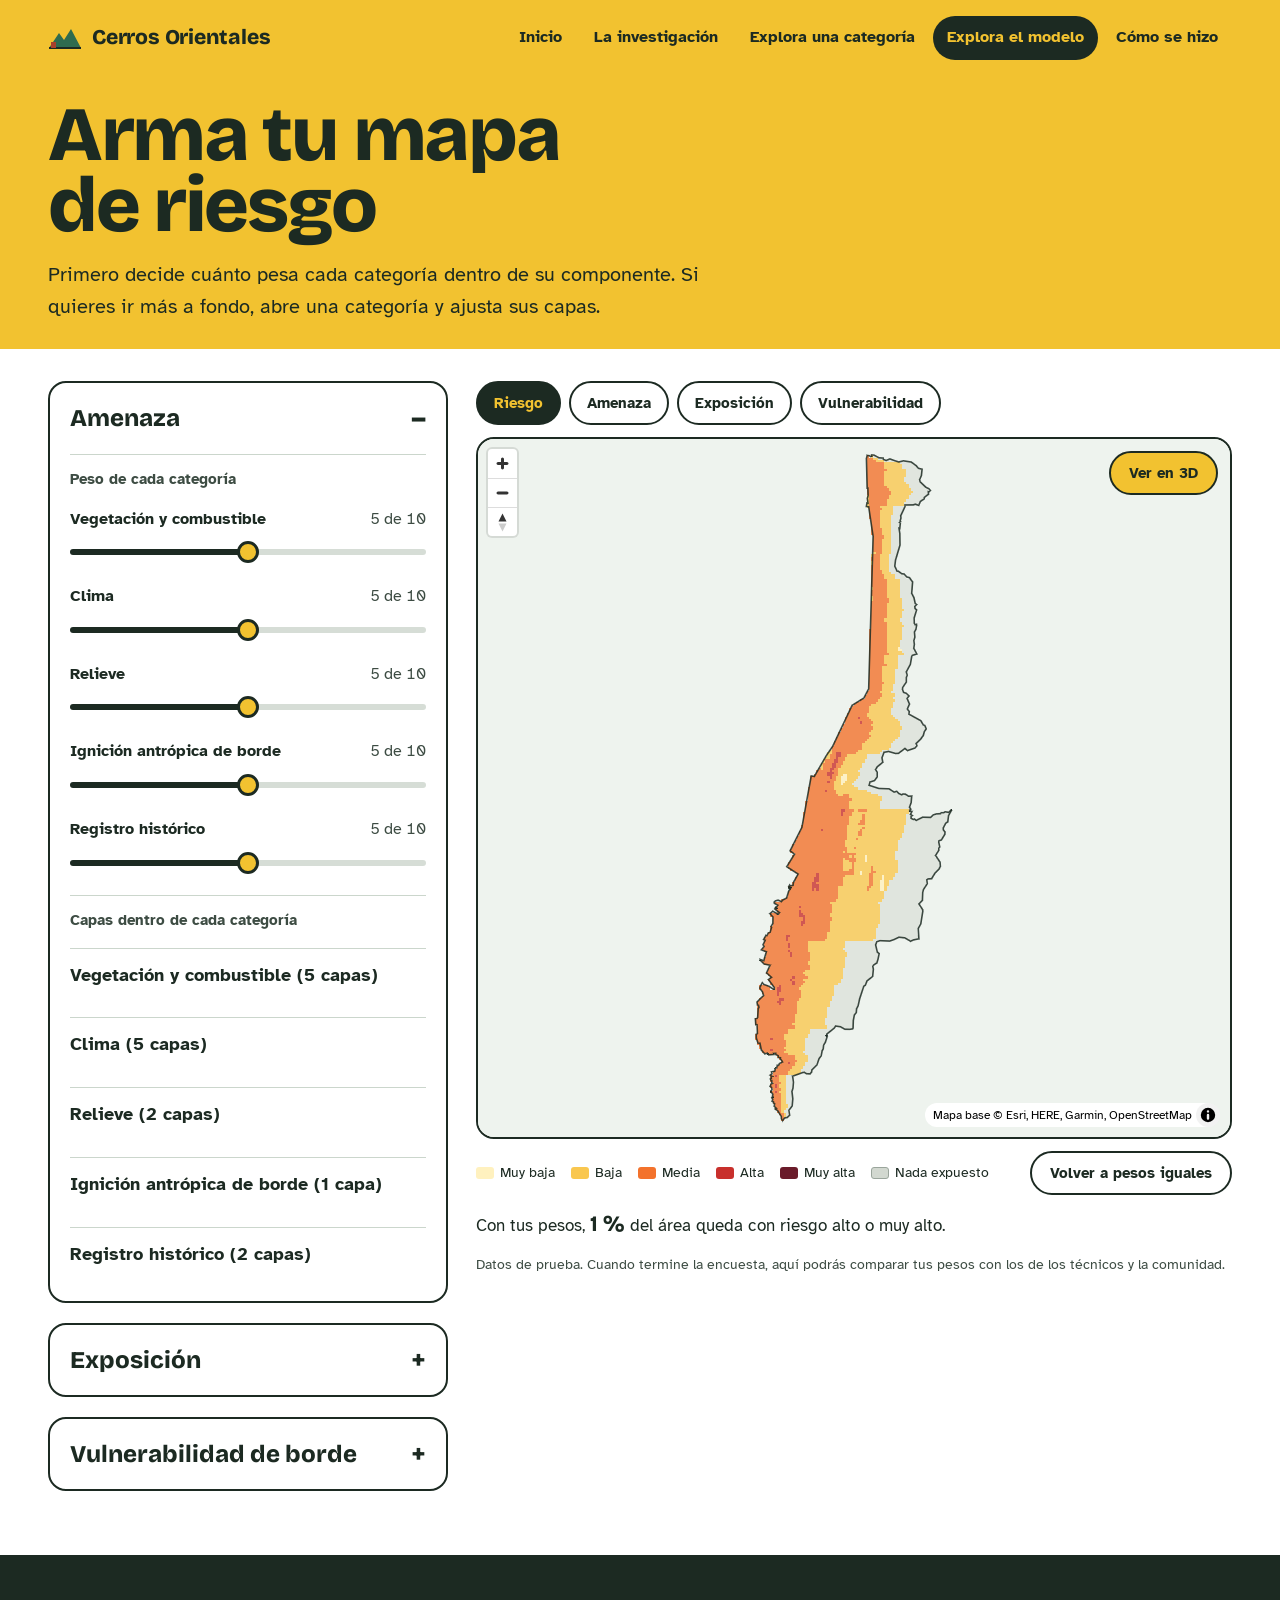
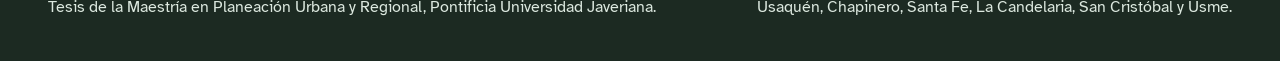
<file: modelo.html>
<!doctype html>
<html lang="es">
<head>
<meta charset="utf-8">
<meta name="viewport" content="width=device-width, initial-scale=1">
<title>Explora el modelo completo: riesgo de incendio en los Cerros Orientales</title>
<meta name="description" content="Ajusta los pesos de las 44 capas y las 13 categorías, y mira los mapas de amenaza, exposición, vulnerabilidad y riesgo.">
<meta property="og:title" content="Explora el modelo completo: riesgo de incendio en los Cerros Orientales">
<meta property="og:description" content="Ajusta los pesos de las 44 capas y las 13 categorías, y mira los mapas de amenaza, exposición, vulnerabilidad y riesgo.">
<meta name="theme-color" content="#F2C230">
<link rel="icon" href="favicon.svg" type="image/svg+xml">
<link rel="stylesheet" href="assets/vendor/lenis/lenis.css">
<link rel="preload" href="assets/fonts/bricolage-grotesque-latin-wght-normal.woff2" as="font" type="font/woff2" crossorigin>
<link rel="stylesheet" href="assets/vendor/maplibre/maplibre-gl.css">
<link rel="stylesheet" href="assets/css/site.css?v=7">
</head>
<body>
<a class="saltar" href="#contenido">Saltar al contenido</a>
<header class="cabecera">
<div class="envoltura">
<a class="marca" href="index.html"><svg viewBox="0 0 34 22" aria-hidden="true"><path d="M1 21 L11 6 L16 13 L23 2 L33 21 Z" fill="#2F6B4F"/><path d="M1 21 L33 21" stroke="#1C2A22" stroke-width="2"/><rect x="3" y="15" width="5" height="6" fill="#A8402C"/></svg><span>Cerros Orientales</span></a>
<button class="boton-menu" type="button" aria-expanded="false" aria-controls="menu">Menú</button>
<nav aria-label="Principal"><ul class="menu" id="menu"><li><a href="index.html">Inicio</a></li><li><a href="investigacion.html">La investigación</a></li><li><a href="categoria.html">Explora una categoría</a></li><li><a href="modelo.html" aria-current="page">Explora el modelo</a></li><li><a href="metodologia.html">Cómo se hizo</a></li></ul></nav>
</div>
</header>
<main id="contenido">
<section class="cabeza-pagina cabeza-compacta" aria-labelledby="titulo-pagina">
<div class="envoltura">
<h1 id="titulo-pagina">Arma tu mapa de riesgo</h1>
<p>Primero decide cuánto pesa cada categoría dentro de su componente. Si quieres ir más a fondo, abre una categoría y ajusta sus capas.</p>
</div>
</section>
<div class="envoltura herramienta">
<div class="panel" id="panel"></div>
<div class="vista">
<div class="pestanas" role="group" aria-label="Mapa que se muestra">
<button class="pestana" type="button" data-ver="R" aria-pressed="true">Riesgo</button>
<button class="pestana" type="button" data-ver="A" aria-pressed="false">Amenaza</button>
<button class="pestana" type="button" data-ver="E" aria-pressed="false">Exposición</button>
<button class="pestana" type="button" data-ver="V" aria-pressed="false">Vulnerabilidad</button>
</div>
<div class="mapa" id="mapa" role="img" aria-label="Mapa del componente escogido en el área de estudio"></div>
<div class="vista-pie"><div id="leyenda"></div><button class="boton boton-secundario boton-pequeno" type="button" id="reiniciar">Volver a pesos iguales</button></div>
<p class="resumen" id="resumen" aria-live="polite"></p>
<p class="nota">Datos de prueba. Cuando termine la encuesta, aquí podrás comparar tus pesos con los de los técnicos y la comunidad.</p>
</div>
</div>
</main>
<footer class="pie">
<div class="envoltura">
<p>Tesis de la Maestría en Planeación Urbana y Regional, Pontificia Universidad Javeriana.</p>
<p>Usaquén, Chapinero, Santa Fe, La Candelaria, San Cristóbal y Usme.</p>
</div>
</footer>
<script src="assets/vendor/gsap/gsap.min.js"></script>
<script src="assets/vendor/gsap/ScrollTrigger.min.js"></script>
<script src="assets/vendor/lenis/lenis.min.js"></script>
<script src="assets/js/comun.js?v=7"></script>
<script src="assets/vendor/maplibre/maplibre-gl.js"></script>
<script src="assets/js/model.js?v=7"></script>
<script src="assets/js/mapa.js?v=7"></script>
<script src="assets/js/modelo-pagina.js?v=7"></script>
</body>
</html>
</file>
<file: assets/vendor/lenis/lenis.css>
html.lenis,
html.lenis body {
  height: auto;
}

.lenis:not(.lenis-autoToggle).lenis-stopped {
  overflow: clip;
}

.lenis [data-lenis-prevent],
.lenis [data-lenis-prevent-wheel],
.lenis [data-lenis-prevent-touch],
.lenis [data-lenis-prevent-vertical],
.lenis [data-lenis-prevent-horizontal] {
  overscroll-behavior: contain;
}

.lenis.lenis-smooth iframe {
  pointer-events: none;
}

.lenis.lenis-autoToggle {
  transition-property: overflow;
  transition-duration: 1ms;
  transition-behavior: allow-discrete;
}
</file>
<file: assets/vendor/maplibre/maplibre-gl.css>
.maplibregl-map{font:12px/20px Helvetica Neue,Arial,Helvetica,sans-serif;overflow:hidden;position:relative;-webkit-tap-highlight-color:rgb(0 0 0/0)}.maplibregl-canvas{left:0;position:absolute;top:0}.maplibregl-map:fullscreen{height:100%;width:100%}.maplibregl-ctrl-group button.maplibregl-ctrl-compass{touch-action:none}.maplibregl-canvas-container.maplibregl-interactive,.maplibregl-ctrl-group button.maplibregl-ctrl-compass{cursor:grab;-webkit-user-select:none;-moz-user-select:none;user-select:none}.maplibregl-canvas-container.maplibregl-interactive.maplibregl-track-pointer{cursor:pointer}.maplibregl-canvas-container.maplibregl-interactive:active,.maplibregl-ctrl-group button.maplibregl-ctrl-compass:active{cursor:grabbing}.maplibregl-canvas-container.maplibregl-touch-zoom-rotate,.maplibregl-canvas-container.maplibregl-touch-zoom-rotate .maplibregl-canvas{touch-action:pan-x pan-y}.maplibregl-canvas-container.maplibregl-touch-drag-pan,.maplibregl-canvas-container.maplibregl-touch-drag-pan .maplibregl-canvas{touch-action:pinch-zoom}.maplibregl-canvas-container.maplibregl-touch-zoom-rotate.maplibregl-touch-drag-pan,.maplibregl-canvas-container.maplibregl-touch-zoom-rotate.maplibregl-touch-drag-pan .maplibregl-canvas{touch-action:none}.maplibregl-canvas-container.maplibregl-touch-drag-pan.maplibregl-cooperative-gestures,.maplibregl-canvas-container.maplibregl-touch-drag-pan.maplibregl-cooperative-gestures .maplibregl-canvas{touch-action:pan-x pan-y}.maplibregl-ctrl-bottom-left,.maplibregl-ctrl-bottom-right,.maplibregl-ctrl-top-left,.maplibregl-ctrl-top-right{pointer-events:none;position:absolute;z-index:2}.maplibregl-ctrl-top-left{left:0;top:0}.maplibregl-ctrl-top-right{right:0;top:0}.maplibregl-ctrl-bottom-left{bottom:0;left:0}.maplibregl-ctrl-bottom-right{bottom:0;right:0}.maplibregl-ctrl{clear:both;pointer-events:auto;transform:translate(0)}.maplibregl-ctrl-top-left .maplibregl-ctrl{float:left;margin:10px 0 0 10px}.maplibregl-ctrl-top-right .maplibregl-ctrl{float:right;margin:10px 10px 0 0}.maplibregl-ctrl-bottom-left .maplibregl-ctrl{float:left;margin:0 0 10px 10px}.maplibregl-ctrl-bottom-right .maplibregl-ctrl{float:right;margin:0 10px 10px 0}.maplibregl-ctrl-group{background:#fff;border-radius:4px}.maplibregl-ctrl-group:not(:empty){box-shadow:0 0 0 2px rgba(0,0,0,.1)}@media (forced-colors:active){.maplibregl-ctrl-group:not(:empty){box-shadow:0 0 0 2px ButtonText}}.maplibregl-ctrl-group button{background-color:transparent;border:0;box-sizing:border-box;cursor:pointer;display:block;height:29px;outline:none;padding:0;width:29px}.maplibregl-ctrl-group button+button{border-top:1px solid #ddd}.maplibregl-ctrl button .maplibregl-ctrl-icon{background-position:50%;background-repeat:no-repeat;display:block;height:100%;width:100%}@media (forced-colors:active){.maplibregl-ctrl-icon{background-color:transparent}.maplibregl-ctrl-group button+button{border-top:1px solid ButtonText}}.maplibregl-ctrl button::-moz-focus-inner{border:0;padding:0}.maplibregl-ctrl-attrib-button:focus,.maplibregl-ctrl-group button:focus{box-shadow:0 0 2px 2px #0096ff}.maplibregl-ctrl button:disabled{cursor:not-allowed}.maplibregl-ctrl button:disabled .maplibregl-ctrl-icon{opacity:.25}@media (hover:hover){.maplibregl-ctrl button:not(:disabled):hover{background-color:rgba(0,0,0,.05)}}.maplibregl-ctrl button:not(:disabled):active{background-color:rgba(0,0,0,.05)}.maplibregl-ctrl-group button:focus:focus-visible{box-shadow:0 0 2px 2px #0096ff}.maplibregl-ctrl-group button:focus:not(:focus-visible){box-shadow:none}.maplibregl-ctrl-group button:focus:first-child{border-radius:4px 4px 0 0}.maplibregl-ctrl-group button:focus:last-child{border-radius:0 0 4px 4px}.maplibregl-ctrl-group button:focus:only-child{border-radius:inherit}.maplibregl-ctrl button.maplibregl-ctrl-zoom-out .maplibregl-ctrl-icon{background-image:url("data:image/svg+xml;charset=utf-8,%3Csvg xmlns='http://www.w3.org/2000/svg' width='29' height='29' fill='%23333' viewBox='0 0 29 29'%3E%3Cpath d='M10 13c-.75 0-1.5.75-1.5 1.5S9.25 16 10 16h9c.75 0 1.5-.75 1.5-1.5S19.75 13 19 13z'/%3E%3C/svg%3E")}.maplibregl-ctrl button.maplibregl-ctrl-zoom-in .maplibregl-ctrl-icon{background-image:url("data:image/svg+xml;charset=utf-8,%3Csvg xmlns='http://www.w3.org/2000/svg' width='29' height='29' fill='%23333' viewBox='0 0 29 29'%3E%3Cpath d='M14.5 8.5c-.75 0-1.5.75-1.5 1.5v3h-3c-.75 0-1.5.75-1.5 1.5S9.25 16 10 16h3v3c0 .75.75 1.5 1.5 1.5S16 19.75 16 19v-3h3c.75 0 1.5-.75 1.5-1.5S19.75 13 19 13h-3v-3c0-.75-.75-1.5-1.5-1.5'/%3E%3C/svg%3E")}@media (forced-colors:active){.maplibregl-ctrl button.maplibregl-ctrl-zoom-out .maplibregl-ctrl-icon{background-image:url("data:image/svg+xml;charset=utf-8,%3Csvg xmlns='http://www.w3.org/2000/svg' width='29' height='29' fill='%23fff' viewBox='0 0 29 29'%3E%3Cpath d='M10 13c-.75 0-1.5.75-1.5 1.5S9.25 16 10 16h9c.75 0 1.5-.75 1.5-1.5S19.75 13 19 13z'/%3E%3C/svg%3E")}.maplibregl-ctrl button.maplibregl-ctrl-zoom-in .maplibregl-ctrl-icon{background-image:url("data:image/svg+xml;charset=utf-8,%3Csvg xmlns='http://www.w3.org/2000/svg' width='29' height='29' fill='%23fff' viewBox='0 0 29 29'%3E%3Cpath d='M14.5 8.5c-.75 0-1.5.75-1.5 1.5v3h-3c-.75 0-1.5.75-1.5 1.5S9.25 16 10 16h3v3c0 .75.75 1.5 1.5 1.5S16 19.75 16 19v-3h3c.75 0 1.5-.75 1.5-1.5S19.75 13 19 13h-3v-3c0-.75-.75-1.5-1.5-1.5'/%3E%3C/svg%3E")}}@media (forced-colors:active) and (prefers-color-scheme:light){.maplibregl-ctrl button.maplibregl-ctrl-zoom-out .maplibregl-ctrl-icon{background-image:url("data:image/svg+xml;charset=utf-8,%3Csvg xmlns='http://www.w3.org/2000/svg' width='29' height='29' viewBox='0 0 29 29'%3E%3Cpath d='M10 13c-.75 0-1.5.75-1.5 1.5S9.25 16 10 16h9c.75 0 1.5-.75 1.5-1.5S19.75 13 19 13z'/%3E%3C/svg%3E")}.maplibregl-ctrl button.maplibregl-ctrl-zoom-in .maplibregl-ctrl-icon{background-image:url("data:image/svg+xml;charset=utf-8,%3Csvg xmlns='http://www.w3.org/2000/svg' width='29' height='29' viewBox='0 0 29 29'%3E%3Cpath d='M14.5 8.5c-.75 0-1.5.75-1.5 1.5v3h-3c-.75 0-1.5.75-1.5 1.5S9.25 16 10 16h3v3c0 .75.75 1.5 1.5 1.5S16 19.75 16 19v-3h3c.75 0 1.5-.75 1.5-1.5S19.75 13 19 13h-3v-3c0-.75-.75-1.5-1.5-1.5'/%3E%3C/svg%3E")}}.maplibregl-ctrl button.maplibregl-ctrl-fullscreen .maplibregl-ctrl-icon{background-image:url("data:image/svg+xml;charset=utf-8,%3Csvg xmlns='http://www.w3.org/2000/svg' width='29' height='29' fill='%23333' viewBox='0 0 29 29'%3E%3Cpath d='M24 16v5.5c0 1.75-.75 2.5-2.5 2.5H16v-1l3-1.5-4-5.5 1-1 5.5 4 1.5-3zM6 16l1.5 3 5.5-4 1 1-4 5.5 3 1.5v1H7.5C5.75 24 5 23.25 5 21.5V16zm7-11v1l-3 1.5 4 5.5-1 1-5.5-4L6 13H5V7.5C5 5.75 5.75 5 7.5 5zm11 2.5c0-1.75-.75-2.5-2.5-2.5H16v1l3 1.5-4 5.5 1 1 5.5-4 1.5 3h1z'/%3E%3C/svg%3E")}.maplibregl-ctrl button.maplibregl-ctrl-shrink .maplibregl-ctrl-icon{background-image:url("data:image/svg+xml;charset=utf-8,%3Csvg xmlns='http://www.w3.org/2000/svg' width='29' height='29' viewBox='0 0 29 29'%3E%3Cpath d='M18.5 16c-1.75 0-2.5.75-2.5 2.5V24h1l1.5-3 5.5 4 1-1-4-5.5 3-1.5v-1zM13 18.5c0-1.75-.75-2.5-2.5-2.5H5v1l3 1.5L4 24l1 1 5.5-4 1.5 3h1zm3-8c0 1.75.75 2.5 2.5 2.5H24v-1l-3-1.5L25 5l-1-1-5.5 4L17 5h-1zM10.5 13c1.75 0 2.5-.75 2.5-2.5V5h-1l-1.5 3L5 4 4 5l4 5.5L5 12v1z'/%3E%3C/svg%3E")}@media (forced-colors:active){.maplibregl-ctrl button.maplibregl-ctrl-fullscreen .maplibregl-ctrl-icon{background-image:url("data:image/svg+xml;charset=utf-8,%3Csvg xmlns='http://www.w3.org/2000/svg' width='29' height='29' fill='%23fff' viewBox='0 0 29 29'%3E%3Cpath d='M24 16v5.5c0 1.75-.75 2.5-2.5 2.5H16v-1l3-1.5-4-5.5 1-1 5.5 4 1.5-3zM6 16l1.5 3 5.5-4 1 1-4 5.5 3 1.5v1H7.5C5.75 24 5 23.25 5 21.5V16zm7-11v1l-3 1.5 4 5.5-1 1-5.5-4L6 13H5V7.5C5 5.75 5.75 5 7.5 5zm11 2.5c0-1.75-.75-2.5-2.5-2.5H16v1l3 1.5-4 5.5 1 1 5.5-4 1.5 3h1z'/%3E%3C/svg%3E")}.maplibregl-ctrl button.maplibregl-ctrl-shrink .maplibregl-ctrl-icon{background-image:url("data:image/svg+xml;charset=utf-8,%3Csvg xmlns='http://www.w3.org/2000/svg' width='29' height='29' fill='%23fff' viewBox='0 0 29 29'%3E%3Cpath d='M18.5 16c-1.75 0-2.5.75-2.5 2.5V24h1l1.5-3 5.5 4 1-1-4-5.5 3-1.5v-1zM13 18.5c0-1.75-.75-2.5-2.5-2.5H5v1l3 1.5L4 24l1 1 5.5-4 1.5 3h1zm3-8c0 1.75.75 2.5 2.5 2.5H24v-1l-3-1.5L25 5l-1-1-5.5 4L17 5h-1zM10.5 13c1.75 0 2.5-.75 2.5-2.5V5h-1l-1.5 3L5 4 4 5l4 5.5L5 12v1z'/%3E%3C/svg%3E")}}@media (forced-colors:active) and (prefers-color-scheme:light){.maplibregl-ctrl button.maplibregl-ctrl-fullscreen .maplibregl-ctrl-icon{background-image:url("data:image/svg+xml;charset=utf-8,%3Csvg xmlns='http://www.w3.org/2000/svg' width='29' height='29' viewBox='0 0 29 29'%3E%3Cpath d='M24 16v5.5c0 1.75-.75 2.5-2.5 2.5H16v-1l3-1.5-4-5.5 1-1 5.5 4 1.5-3zM6 16l1.5 3 5.5-4 1 1-4 5.5 3 1.5v1H7.5C5.75 24 5 23.25 5 21.5V16zm7-11v1l-3 1.5 4 5.5-1 1-5.5-4L6 13H5V7.5C5 5.75 5.75 5 7.5 5zm11 2.5c0-1.75-.75-2.5-2.5-2.5H16v1l3 1.5-4 5.5 1 1 5.5-4 1.5 3h1z'/%3E%3C/svg%3E")}.maplibregl-ctrl button.maplibregl-ctrl-shrink .maplibregl-ctrl-icon{background-image:url("data:image/svg+xml;charset=utf-8,%3Csvg xmlns='http://www.w3.org/2000/svg' width='29' height='29' viewBox='0 0 29 29'%3E%3Cpath d='M18.5 16c-1.75 0-2.5.75-2.5 2.5V24h1l1.5-3 5.5 4 1-1-4-5.5 3-1.5v-1zM13 18.5c0-1.75-.75-2.5-2.5-2.5H5v1l3 1.5L4 24l1 1 5.5-4 1.5 3h1zm3-8c0 1.75.75 2.5 2.5 2.5H24v-1l-3-1.5L25 5l-1-1-5.5 4L17 5h-1zM10.5 13c1.75 0 2.5-.75 2.5-2.5V5h-1l-1.5 3L5 4 4 5l4 5.5L5 12v1z'/%3E%3C/svg%3E")}}.maplibregl-ctrl button.maplibregl-ctrl-compass .maplibregl-ctrl-icon{background-image:url("data:image/svg+xml;charset=utf-8,%3Csvg xmlns='http://www.w3.org/2000/svg' width='29' height='29' fill='%23333' viewBox='0 0 29 29'%3E%3Cpath d='m10.5 14 4-8 4 8z'/%3E%3Cpath fill='%23ccc' d='m10.5 16 4 8 4-8z'/%3E%3C/svg%3E")}@media (forced-colors:active){.maplibregl-ctrl button.maplibregl-ctrl-compass .maplibregl-ctrl-icon{background-image:url("data:image/svg+xml;charset=utf-8,%3Csvg xmlns='http://www.w3.org/2000/svg' width='29' height='29' fill='%23fff' viewBox='0 0 29 29'%3E%3Cpath d='m10.5 14 4-8 4 8z'/%3E%3Cpath fill='%23ccc' d='m10.5 16 4 8 4-8z'/%3E%3C/svg%3E")}}@media (forced-colors:active) and (prefers-color-scheme:light){.maplibregl-ctrl button.maplibregl-ctrl-compass .maplibregl-ctrl-icon{background-image:url("data:image/svg+xml;charset=utf-8,%3Csvg xmlns='http://www.w3.org/2000/svg' width='29' height='29' viewBox='0 0 29 29'%3E%3Cpath d='m10.5 14 4-8 4 8z'/%3E%3Cpath fill='%23ccc' d='m10.5 16 4 8 4-8z'/%3E%3C/svg%3E")}}.maplibregl-ctrl button.maplibregl-ctrl-globe .maplibregl-ctrl-icon{background-image:url("data:image/svg+xml;charset=utf-8,%3Csvg xmlns='http://www.w3.org/2000/svg' width='22' height='22' fill='none' stroke='%23333' viewBox='0 0 22 22'%3E%3Ccircle cx='11' cy='11' r='8.5'/%3E%3Cpath d='M17.5 11c0 4.819-3.02 8.5-6.5 8.5S4.5 15.819 4.5 11 7.52 2.5 11 2.5s6.5 3.681 6.5 8.5Z'/%3E%3Cpath d='M13.5 11c0 2.447-.331 4.64-.853 6.206-.262.785-.562 1.384-.872 1.777-.314.399-.58.517-.775.517s-.461-.118-.775-.517c-.31-.393-.61-.992-.872-1.777C8.831 15.64 8.5 13.446 8.5 11s.331-4.64.853-6.206c.262-.785.562-1.384.872-1.777.314-.399.58-.517.775-.517s.461.118.775.517c.31.393.61.992.872 1.777.522 1.565.853 3.76.853 6.206Z'/%3E%3Cpath d='M11 7.5c-1.909 0-3.622-.166-4.845-.428-.616-.132-1.08-.283-1.379-.434a1.3 1.3 0 0 1-.224-.138q.07-.058.224-.138c.299-.151.763-.302 1.379-.434C7.378 5.666 9.091 5.5 11 5.5s3.622.166 4.845.428c.616.132 1.08.283 1.379.434.105.053.177.1.224.138q-.07.058-.224.138c-.299.151-.763.302-1.379.434-1.223.262-2.936.428-4.845.428ZM4.486 6.436ZM11 16.5c-1.909 0-3.622-.166-4.845-.428-.616-.132-1.08-.283-1.379-.434a1.3 1.3 0 0 1-.224-.138 1.3 1.3 0 0 1 .224-.138c.299-.151.763-.302 1.379-.434C7.378 14.666 9.091 14.5 11 14.5s3.622.166 4.845.428c.616.132 1.08.283 1.379.434.105.053.177.1.224.138a1.3 1.3 0 0 1-.224.138c-.299.151-.763.302-1.379.434-1.223.262-2.936.428-4.845.428Zm-6.514-1.064ZM11 12.5c-2.46 0-4.672-.222-6.255-.574-.796-.177-1.406-.38-1.805-.59a1.5 1.5 0 0 1-.39-.272.3.3 0 0 1-.047-.064.3.3 0 0 1 .048-.064c.066-.073.189-.167.389-.272.399-.21 1.009-.413 1.805-.59C6.328 9.722 8.54 9.5 11 9.5s4.672.222 6.256.574c.795.177 1.405.38 1.804.59.2.105.323.2.39.272a.3.3 0 0 1 .047.064.3.3 0 0 1-.048.064 1.4 1.4 0 0 1-.389.272c-.399.21-1.009.413-1.804.59-1.584.352-3.796.574-6.256.574Zm-8.501-1.51v.002zm0 .018v.002zm17.002.002v-.002zm0-.018v-.002z'/%3E%3C/svg%3E")}.maplibregl-ctrl button.maplibregl-ctrl-globe-enabled .maplibregl-ctrl-icon{background-image:url("data:image/svg+xml;charset=utf-8,%3Csvg xmlns='http://www.w3.org/2000/svg' width='22' height='22' fill='none' stroke='%2333b5e5' viewBox='0 0 22 22'%3E%3Ccircle cx='11' cy='11' r='8.5'/%3E%3Cpath d='M17.5 11c0 4.819-3.02 8.5-6.5 8.5S4.5 15.819 4.5 11 7.52 2.5 11 2.5s6.5 3.681 6.5 8.5Z'/%3E%3Cpath d='M13.5 11c0 2.447-.331 4.64-.853 6.206-.262.785-.562 1.384-.872 1.777-.314.399-.58.517-.775.517s-.461-.118-.775-.517c-.31-.393-.61-.992-.872-1.777C8.831 15.64 8.5 13.446 8.5 11s.331-4.64.853-6.206c.262-.785.562-1.384.872-1.777.314-.399.58-.517.775-.517s.461.118.775.517c.31.393.61.992.872 1.777.522 1.565.853 3.76.853 6.206Z'/%3E%3Cpath d='M11 7.5c-1.909 0-3.622-.166-4.845-.428-.616-.132-1.08-.283-1.379-.434a1.3 1.3 0 0 1-.224-.138q.07-.058.224-.138c.299-.151.763-.302 1.379-.434C7.378 5.666 9.091 5.5 11 5.5s3.622.166 4.845.428c.616.132 1.08.283 1.379.434.105.053.177.1.224.138q-.07.058-.224.138c-.299.151-.763.302-1.379.434-1.223.262-2.936.428-4.845.428ZM4.486 6.436ZM11 16.5c-1.909 0-3.622-.166-4.845-.428-.616-.132-1.08-.283-1.379-.434a1.3 1.3 0 0 1-.224-.138 1.3 1.3 0 0 1 .224-.138c.299-.151.763-.302 1.379-.434C7.378 14.666 9.091 14.5 11 14.5s3.622.166 4.845.428c.616.132 1.08.283 1.379.434.105.053.177.1.224.138a1.3 1.3 0 0 1-.224.138c-.299.151-.763.302-1.379.434-1.223.262-2.936.428-4.845.428Zm-6.514-1.064ZM11 12.5c-2.46 0-4.672-.222-6.255-.574-.796-.177-1.406-.38-1.805-.59a1.5 1.5 0 0 1-.39-.272.3.3 0 0 1-.047-.064.3.3 0 0 1 .048-.064c.066-.073.189-.167.389-.272.399-.21 1.009-.413 1.805-.59C6.328 9.722 8.54 9.5 11 9.5s4.672.222 6.256.574c.795.177 1.405.38 1.804.59.2.105.323.2.39.272a.3.3 0 0 1 .047.064.3.3 0 0 1-.048.064 1.4 1.4 0 0 1-.389.272c-.399.21-1.009.413-1.804.59-1.584.352-3.796.574-6.256.574Zm-8.501-1.51v.002zm0 .018v.002zm17.002.002v-.002zm0-.018v-.002z'/%3E%3C/svg%3E")}.maplibregl-ctrl button.maplibregl-ctrl-terrain .maplibregl-ctrl-icon{background-image:url("data:image/svg+xml;charset=utf-8,%3Csvg xmlns='http://www.w3.org/2000/svg' width='22' height='22' fill='%23333' viewBox='0 0 22 22'%3E%3Cpath d='m1.754 13.406 4.453-4.851 3.09 3.09 3.281 3.277.969-.969-3.309-3.312 3.844-4.121 6.148 6.886h1.082v-.855l-7.207-8.07-4.84 5.187L6.169 6.57l-5.48 5.965v.871ZM.688 16.844h20.625v1.375H.688Zm0 0'/%3E%3C/svg%3E")}.maplibregl-ctrl button.maplibregl-ctrl-terrain-enabled .maplibregl-ctrl-icon{background-image:url("data:image/svg+xml;charset=utf-8,%3Csvg xmlns='http://www.w3.org/2000/svg' width='22' height='22' fill='%2333b5e5' viewBox='0 0 22 22'%3E%3Cpath d='m1.754 13.406 4.453-4.851 3.09 3.09 3.281 3.277.969-.969-3.309-3.312 3.844-4.121 6.148 6.886h1.082v-.855l-7.207-8.07-4.84 5.187L6.169 6.57l-5.48 5.965v.871ZM.688 16.844h20.625v1.375H.688Zm0 0'/%3E%3C/svg%3E")}.maplibregl-ctrl button.maplibregl-ctrl-geolocate .maplibregl-ctrl-icon{background-image:url("data:image/svg+xml;charset=utf-8,%3Csvg xmlns='http://www.w3.org/2000/svg' width='29' height='29' fill='%23333' viewBox='0 0 20 20'%3E%3Cpath d='M10 4C9 4 9 5 9 5v.1A5 5 0 0 0 5.1 9H5s-1 0-1 1 1 1 1 1h.1A5 5 0 0 0 9 14.9v.1s0 1 1 1 1-1 1-1v-.1a5 5 0 0 0 3.9-3.9h.1s1 0 1-1-1-1-1-1h-.1A5 5 0 0 0 11 5.1V5s0-1-1-1m0 2.5a3.5 3.5 0 1 1 0 7 3.5 3.5 0 1 1 0-7'/%3E%3Ccircle cx='10' cy='10' r='2'/%3E%3C/svg%3E")}.maplibregl-ctrl button.maplibregl-ctrl-geolocate:disabled .maplibregl-ctrl-icon{background-image:url("data:image/svg+xml;charset=utf-8,%3Csvg xmlns='http://www.w3.org/2000/svg' width='29' height='29' fill='%23aaa' viewBox='0 0 20 20'%3E%3Cpath d='M10 4C9 4 9 5 9 5v.1A5 5 0 0 0 5.1 9H5s-1 0-1 1 1 1 1 1h.1A5 5 0 0 0 9 14.9v.1s0 1 1 1 1-1 1-1v-.1a5 5 0 0 0 3.9-3.9h.1s1 0 1-1-1-1-1-1h-.1A5 5 0 0 0 11 5.1V5s0-1-1-1m0 2.5a3.5 3.5 0 1 1 0 7 3.5 3.5 0 1 1 0-7'/%3E%3Ccircle cx='10' cy='10' r='2'/%3E%3Cpath fill='red' d='m14 5 1 1-9 9-1-1z'/%3E%3C/svg%3E")}.maplibregl-ctrl button.maplibregl-ctrl-geolocate.maplibregl-ctrl-geolocate-active .maplibregl-ctrl-icon{background-image:url("data:image/svg+xml;charset=utf-8,%3Csvg xmlns='http://www.w3.org/2000/svg' width='29' height='29' fill='%2333b5e5' viewBox='0 0 20 20'%3E%3Cpath d='M10 4C9 4 9 5 9 5v.1A5 5 0 0 0 5.1 9H5s-1 0-1 1 1 1 1 1h.1A5 5 0 0 0 9 14.9v.1s0 1 1 1 1-1 1-1v-.1a5 5 0 0 0 3.9-3.9h.1s1 0 1-1-1-1-1-1h-.1A5 5 0 0 0 11 5.1V5s0-1-1-1m0 2.5a3.5 3.5 0 1 1 0 7 3.5 3.5 0 1 1 0-7'/%3E%3Ccircle cx='10' cy='10' r='2'/%3E%3C/svg%3E")}.maplibregl-ctrl button.maplibregl-ctrl-geolocate.maplibregl-ctrl-geolocate-active-error .maplibregl-ctrl-icon{background-image:url("data:image/svg+xml;charset=utf-8,%3Csvg xmlns='http://www.w3.org/2000/svg' width='29' height='29' fill='%23e58978' viewBox='0 0 20 20'%3E%3Cpath d='M10 4C9 4 9 5 9 5v.1A5 5 0 0 0 5.1 9H5s-1 0-1 1 1 1 1 1h.1A5 5 0 0 0 9 14.9v.1s0 1 1 1 1-1 1-1v-.1a5 5 0 0 0 3.9-3.9h.1s1 0 1-1-1-1-1-1h-.1A5 5 0 0 0 11 5.1V5s0-1-1-1m0 2.5a3.5 3.5 0 1 1 0 7 3.5 3.5 0 1 1 0-7'/%3E%3Ccircle cx='10' cy='10' r='2'/%3E%3C/svg%3E")}.maplibregl-ctrl button.maplibregl-ctrl-geolocate.maplibregl-ctrl-geolocate-background .maplibregl-ctrl-icon{background-image:url("data:image/svg+xml;charset=utf-8,%3Csvg xmlns='http://www.w3.org/2000/svg' width='29' height='29' fill='%2333b5e5' viewBox='0 0 20 20'%3E%3Cpath d='M10 4C9 4 9 5 9 5v.1A5 5 0 0 0 5.1 9H5s-1 0-1 1 1 1 1 1h.1A5 5 0 0 0 9 14.9v.1s0 1 1 1 1-1 1-1v-.1a5 5 0 0 0 3.9-3.9h.1s1 0 1-1-1-1-1-1h-.1A5 5 0 0 0 11 5.1V5s0-1-1-1m0 2.5a3.5 3.5 0 1 1 0 7 3.5 3.5 0 1 1 0-7'/%3E%3C/svg%3E")}.maplibregl-ctrl button.maplibregl-ctrl-geolocate.maplibregl-ctrl-geolocate-background-error .maplibregl-ctrl-icon{background-image:url("data:image/svg+xml;charset=utf-8,%3Csvg xmlns='http://www.w3.org/2000/svg' width='29' height='29' fill='%23e54e33' viewBox='0 0 20 20'%3E%3Cpath d='M10 4C9 4 9 5 9 5v.1A5 5 0 0 0 5.1 9H5s-1 0-1 1 1 1 1 1h.1A5 5 0 0 0 9 14.9v.1s0 1 1 1 1-1 1-1v-.1a5 5 0 0 0 3.9-3.9h.1s1 0 1-1-1-1-1-1h-.1A5 5 0 0 0 11 5.1V5s0-1-1-1m0 2.5a3.5 3.5 0 1 1 0 7 3.5 3.5 0 1 1 0-7'/%3E%3C/svg%3E")}.maplibregl-ctrl button.maplibregl-ctrl-geolocate.maplibregl-ctrl-geolocate-waiting .maplibregl-ctrl-icon{animation:maplibregl-spin 2s linear infinite}@media (forced-colors:active){.maplibregl-ctrl button.maplibregl-ctrl-geolocate .maplibregl-ctrl-icon{background-image:url("data:image/svg+xml;charset=utf-8,%3Csvg xmlns='http://www.w3.org/2000/svg' width='29' height='29' fill='%23fff' viewBox='0 0 20 20'%3E%3Cpath d='M10 4C9 4 9 5 9 5v.1A5 5 0 0 0 5.1 9H5s-1 0-1 1 1 1 1 1h.1A5 5 0 0 0 9 14.9v.1s0 1 1 1 1-1 1-1v-.1a5 5 0 0 0 3.9-3.9h.1s1 0 1-1-1-1-1-1h-.1A5 5 0 0 0 11 5.1V5s0-1-1-1m0 2.5a3.5 3.5 0 1 1 0 7 3.5 3.5 0 1 1 0-7'/%3E%3Ccircle cx='10' cy='10' r='2'/%3E%3C/svg%3E")}.maplibregl-ctrl button.maplibregl-ctrl-geolocate:disabled .maplibregl-ctrl-icon{background-image:url("data:image/svg+xml;charset=utf-8,%3Csvg xmlns='http://www.w3.org/2000/svg' width='29' height='29' fill='%23999' viewBox='0 0 20 20'%3E%3Cpath d='M10 4C9 4 9 5 9 5v.1A5 5 0 0 0 5.1 9H5s-1 0-1 1 1 1 1 1h.1A5 5 0 0 0 9 14.9v.1s0 1 1 1 1-1 1-1v-.1a5 5 0 0 0 3.9-3.9h.1s1 0 1-1-1-1-1-1h-.1A5 5 0 0 0 11 5.1V5s0-1-1-1m0 2.5a3.5 3.5 0 1 1 0 7 3.5 3.5 0 1 1 0-7'/%3E%3Ccircle cx='10' cy='10' r='2'/%3E%3Cpath fill='red' d='m14 5 1 1-9 9-1-1z'/%3E%3C/svg%3E")}.maplibregl-ctrl button.maplibregl-ctrl-geolocate.maplibregl-ctrl-geolocate-active .maplibregl-ctrl-icon{background-image:url("data:image/svg+xml;charset=utf-8,%3Csvg xmlns='http://www.w3.org/2000/svg' width='29' height='29' fill='%2333b5e5' viewBox='0 0 20 20'%3E%3Cpath d='M10 4C9 4 9 5 9 5v.1A5 5 0 0 0 5.1 9H5s-1 0-1 1 1 1 1 1h.1A5 5 0 0 0 9 14.9v.1s0 1 1 1 1-1 1-1v-.1a5 5 0 0 0 3.9-3.9h.1s1 0 1-1-1-1-1-1h-.1A5 5 0 0 0 11 5.1V5s0-1-1-1m0 2.5a3.5 3.5 0 1 1 0 7 3.5 3.5 0 1 1 0-7'/%3E%3Ccircle cx='10' cy='10' r='2'/%3E%3C/svg%3E")}.maplibregl-ctrl button.maplibregl-ctrl-geolocate.maplibregl-ctrl-geolocate-active-error .maplibregl-ctrl-icon{background-image:url("data:image/svg+xml;charset=utf-8,%3Csvg xmlns='http://www.w3.org/2000/svg' width='29' height='29' fill='%23e58978' viewBox='0 0 20 20'%3E%3Cpath d='M10 4C9 4 9 5 9 5v.1A5 5 0 0 0 5.1 9H5s-1 0-1 1 1 1 1 1h.1A5 5 0 0 0 9 14.9v.1s0 1 1 1 1-1 1-1v-.1a5 5 0 0 0 3.9-3.9h.1s1 0 1-1-1-1-1-1h-.1A5 5 0 0 0 11 5.1V5s0-1-1-1m0 2.5a3.5 3.5 0 1 1 0 7 3.5 3.5 0 1 1 0-7'/%3E%3Ccircle cx='10' cy='10' r='2'/%3E%3C/svg%3E")}.maplibregl-ctrl button.maplibregl-ctrl-geolocate.maplibregl-ctrl-geolocate-background .maplibregl-ctrl-icon{background-image:url("data:image/svg+xml;charset=utf-8,%3Csvg xmlns='http://www.w3.org/2000/svg' width='29' height='29' fill='%2333b5e5' viewBox='0 0 20 20'%3E%3Cpath d='M10 4C9 4 9 5 9 5v.1A5 5 0 0 0 5.1 9H5s-1 0-1 1 1 1 1 1h.1A5 5 0 0 0 9 14.9v.1s0 1 1 1 1-1 1-1v-.1a5 5 0 0 0 3.9-3.9h.1s1 0 1-1-1-1-1-1h-.1A5 5 0 0 0 11 5.1V5s0-1-1-1m0 2.5a3.5 3.5 0 1 1 0 7 3.5 3.5 0 1 1 0-7'/%3E%3C/svg%3E")}.maplibregl-ctrl button.maplibregl-ctrl-geolocate.maplibregl-ctrl-geolocate-background-error .maplibregl-ctrl-icon{background-image:url("data:image/svg+xml;charset=utf-8,%3Csvg xmlns='http://www.w3.org/2000/svg' width='29' height='29' fill='%23e54e33' viewBox='0 0 20 20'%3E%3Cpath d='M10 4C9 4 9 5 9 5v.1A5 5 0 0 0 5.1 9H5s-1 0-1 1 1 1 1 1h.1A5 5 0 0 0 9 14.9v.1s0 1 1 1 1-1 1-1v-.1a5 5 0 0 0 3.9-3.9h.1s1 0 1-1-1-1-1-1h-.1A5 5 0 0 0 11 5.1V5s0-1-1-1m0 2.5a3.5 3.5 0 1 1 0 7 3.5 3.5 0 1 1 0-7'/%3E%3C/svg%3E")}}@media (forced-colors:active) and (prefers-color-scheme:light){.maplibregl-ctrl button.maplibregl-ctrl-geolocate .maplibregl-ctrl-icon{background-image:url("data:image/svg+xml;charset=utf-8,%3Csvg xmlns='http://www.w3.org/2000/svg' width='29' height='29' viewBox='0 0 20 20'%3E%3Cpath d='M10 4C9 4 9 5 9 5v.1A5 5 0 0 0 5.1 9H5s-1 0-1 1 1 1 1 1h.1A5 5 0 0 0 9 14.9v.1s0 1 1 1 1-1 1-1v-.1a5 5 0 0 0 3.9-3.9h.1s1 0 1-1-1-1-1-1h-.1A5 5 0 0 0 11 5.1V5s0-1-1-1m0 2.5a3.5 3.5 0 1 1 0 7 3.5 3.5 0 1 1 0-7'/%3E%3Ccircle cx='10' cy='10' r='2'/%3E%3C/svg%3E")}.maplibregl-ctrl button.maplibregl-ctrl-geolocate:disabled .maplibregl-ctrl-icon{background-image:url("data:image/svg+xml;charset=utf-8,%3Csvg xmlns='http://www.w3.org/2000/svg' width='29' height='29' fill='%23666' viewBox='0 0 20 20'%3E%3Cpath d='M10 4C9 4 9 5 9 5v.1A5 5 0 0 0 5.1 9H5s-1 0-1 1 1 1 1 1h.1A5 5 0 0 0 9 14.9v.1s0 1 1 1 1-1 1-1v-.1a5 5 0 0 0 3.9-3.9h.1s1 0 1-1-1-1-1-1h-.1A5 5 0 0 0 11 5.1V5s0-1-1-1m0 2.5a3.5 3.5 0 1 1 0 7 3.5 3.5 0 1 1 0-7'/%3E%3Ccircle cx='10' cy='10' r='2'/%3E%3Cpath fill='red' d='m14 5 1 1-9 9-1-1z'/%3E%3C/svg%3E")}}@keyframes maplibregl-spin{0%{transform:rotate(0deg)}to{transform:rotate(1turn)}}a.maplibregl-ctrl-logo{background-image:url("data:image/svg+xml;charset=utf-8,%3Csvg xmlns='http://www.w3.org/2000/svg' width='88' height='23' fill='none'%3E%3Cpath fill='%23000' fill-opacity='.4' fill-rule='evenodd' d='M17.408 16.796h-1.827l2.501-12.095h.198l3.324 6.533.988 2.19.988-2.19 3.258-6.533h.181l2.6 12.095h-1.81l-1.218-5.644-.362-1.71-.658 1.71-2.929 5.644h-.098l-2.914-5.644-.757-1.71-.345 1.71zm1.958-3.42-.726 3.663a1.255 1.255 0 0 1-1.232 1.011h-1.827a1.255 1.255 0 0 1-1.229-1.509l2.501-12.095a1.255 1.255 0 0 1 1.23-1.001h.197a1.25 1.25 0 0 1 1.12.685l3.19 6.273 3.125-6.263a1.25 1.25 0 0 1 1.123-.695h.181a1.255 1.255 0 0 1 1.227.991l1.443 6.71a5 5 0 0 1 .314-.787l.009-.016a4.6 4.6 0 0 1 1.777-1.887c.782-.46 1.668-.667 2.611-.667a4.6 4.6 0 0 1 1.7.32l.306.134c.21-.16.474-.256.759-.256h1.694a1.255 1.255 0 0 1 1.212.925 1.255 1.255 0 0 1 1.212-.925h1.711c.284 0 .545.094.755.252.613-.3 1.312-.45 2.075-.45 1.356 0 2.557.445 3.482 1.4q.47.48.763 1.064V4.701a1.255 1.255 0 0 1 1.255-1.255h1.86A1.255 1.255 0 0 1 54.44 4.7v9.194h2.217c.19 0 .37.043.532.118v-4.77c0-.356.147-.678.385-.906a2.42 2.42 0 0 1-.682-1.71c0-.665.267-1.253.735-1.7a2.45 2.45 0 0 1 1.722-.674 2.43 2.43 0 0 1 1.705.675q.318.302.504.683V4.7a1.255 1.255 0 0 1 1.255-1.255h1.744A1.255 1.255 0 0 1 65.812 4.7v3.335a4.8 4.8 0 0 1 1.526-.246c.938 0 1.817.214 2.59.69a4.47 4.47 0 0 1 1.67 1.743v-.98a1.255 1.255 0 0 1 1.256-1.256h1.777c.233 0 .451.064.639.174a3.4 3.4 0 0 1 1.567-.372c.346 0 .861.02 1.285.232a1.25 1.25 0 0 1 .689 1.004 4.7 4.7 0 0 1 .853-.588c.795-.44 1.675-.647 2.61-.647 1.385 0 2.65.39 3.525 1.396.836.938 1.168 2.173 1.168 3.528q-.001.515-.056 1.051a1.255 1.255 0 0 1-.947 1.09l.408.952a1.255 1.255 0 0 1-.477 1.552c-.418.268-.92.463-1.458.612-.613.171-1.304.244-2.049.244-1.06 0-2.043-.207-2.886-.698l-.015-.008c-.798-.48-1.419-1.135-1.818-1.963l-.004-.008a5.8 5.8 0 0 1-.548-2.512q0-.429.053-.843a1.3 1.3 0 0 1-.333-.086l-.166-.004c-.223 0-.426.062-.643.228-.03.024-.142.139-.142.59v3.883a1.255 1.255 0 0 1-1.256 1.256h-1.777a1.255 1.255 0 0 1-1.256-1.256V15.69l-.032.057a4.8 4.8 0 0 1-1.86 1.833 5.04 5.04 0 0 1-2.484.634 4.5 4.5 0 0 1-1.935-.424 1.25 1.25 0 0 1-.764.258h-1.71a1.255 1.255 0 0 1-1.256-1.255V7.687a2.4 2.4 0 0 1-.428.625c.253.23.412.561.412.93v7.553a1.255 1.255 0 0 1-1.256 1.255h-1.843a1.25 1.25 0 0 1-.894-.373c-.228.23-.544.373-.894.373H51.32a1.255 1.255 0 0 1-1.256-1.255v-1.251l-.061.117a4.7 4.7 0 0 1-1.782 1.884 4.77 4.77 0 0 1-2.485.67 5.6 5.6 0 0 1-1.485-.188l.009 2.764a1.255 1.255 0 0 1-1.255 1.259h-1.729a1.255 1.255 0 0 1-1.255-1.255v-3.537a1.255 1.255 0 0 1-1.167.793h-1.679a1.25 1.25 0 0 1-.77-.263 4.5 4.5 0 0 1-1.945.429c-.885 0-1.724-.21-2.495-.632l-.017-.01a5 5 0 0 1-1.081-.836 1.255 1.255 0 0 1-1.254 1.312h-1.81a1.255 1.255 0 0 1-1.228-.99l-.782-3.625-2.044 3.939a1.25 1.25 0 0 1-1.115.676h-.098a1.25 1.25 0 0 1-1.116-.68l-2.061-3.994zM35.92 16.63l.207-.114.223-.15q.493-.356.735-.785l.061-.118.033 1.332h1.678V9.242h-1.694l-.033 1.267q-.133-.329-.526-.658l-.032-.028a3.2 3.2 0 0 0-.668-.428l-.27-.12a3.3 3.3 0 0 0-1.235-.23q-1.136-.001-1.974.493a3.36 3.36 0 0 0-1.3 1.382q-.445.89-.444 2.074 0 1.2.51 2.107a3.8 3.8 0 0 0 1.382 1.381 3.9 3.9 0 0 0 1.893.477q.795 0 1.455-.33zm-2.789-5.38q-.576.675-.575 1.762 0 1.102.559 1.794.576.675 1.645.675a2.25 2.25 0 0 0 .934-.19 2.2 2.2 0 0 0 .468-.29l.178-.161a2.2 2.2 0 0 0 .397-.561q.244-.5.244-1.15v-.115q0-.708-.296-1.267l-.043-.077a2.2 2.2 0 0 0-.633-.709l-.13-.086-.047-.028a2.1 2.1 0 0 0-1.073-.285q-1.052 0-1.629.692zm2.316 2.706c.163-.17.28-.407.28-.83v-.114c0-.292-.06-.508-.15-.68a.96.96 0 0 0-.353-.389.85.85 0 0 0-.464-.127c-.4 0-.56.114-.664.239l-.01.012c-.148.174-.275.45-.275.945 0 .506.122.801.27.99.097.11.266.224.68.224.303 0 .504-.09.687-.269zm7.545 1.705a2.6 2.6 0 0 0 .331.423q.319.33.755.548l.173.074q.65.255 1.49.255 1.02 0 1.844-.493a3.45 3.45 0 0 0 1.316-1.4q.493-.904.493-2.089 0-1.909-.988-2.913-.988-1.02-2.584-1.02-.898 0-1.575.347a3 3 0 0 0-.415.262l-.199.166a3.4 3.4 0 0 0-.64.82V9.242h-1.712v11.553h1.729l-.017-5.134zm.53-1.138q.206.29.48.5l.155.11.053.034q.51.296 1.119.297 1.07 0 1.645-.675.577-.69.576-1.762 0-1.119-.576-1.777-.558-.675-1.645-.675-.435 0-.835.16a2 2 0 0 0-.284.136 2 2 0 0 0-.363.254 2.2 2.2 0 0 0-.46.569l-.082.162a2.6 2.6 0 0 0-.213 1.072v.115q0 .707.296 1.267l.135.211zm.964-.818a1.1 1.1 0 0 0 .367.385.94.94 0 0 0 .476.118c.423 0 .59-.117.687-.23.159-.194.28-.478.28-.95 0-.53-.133-.8-.266-.952l-.021-.025c-.078-.094-.231-.221-.68-.221a1 1 0 0 0-.503.135l-.012.007a.86.86 0 0 0-.335.343c-.073.133-.132.324-.132.614v.115a1.4 1.4 0 0 0 .14.66zm15.7-6.222q.347-.346.346-.856a1.05 1.05 0 0 0-.345-.79 1.18 1.18 0 0 0-.84-.329q-.51 0-.855.33a1.05 1.05 0 0 0-.346.79q0 .51.346.855.345.346.856.346.51 0 .839-.346zm4.337 9.314.033-1.332q.191.403.59.747l.098.081a4 4 0 0 0 .316.224l.223.122a3.2 3.2 0 0 0 1.44.322 3.8 3.8 0 0 0 1.875-.477 3.5 3.5 0 0 0 1.382-1.366q.527-.89.526-2.09 0-1.184-.444-2.073a3.24 3.24 0 0 0-1.283-1.399q-.823-.51-1.942-.51a3.5 3.5 0 0 0-1.527.344l-.086.043-.165.09a3 3 0 0 0-.33.214q-.432.315-.656.707a2 2 0 0 0-.099.198l.082-1.283V4.701h-1.744v12.095zm.473-2.509a2.5 2.5 0 0 0 .566.7q.117.098.245.18l.144.08a2.1 2.1 0 0 0 .975.232q1.07 0 1.645-.675.576-.69.576-1.778 0-1.102-.576-1.777-.56-.691-1.645-.692a2.2 2.2 0 0 0-1.015.235q-.22.113-.415.282l-.15.142a2.1 2.1 0 0 0-.42.594q-.223.479-.223 1.1v.115q0 .705.293 1.26zm2.616-.293c.157-.191.28-.479.28-.967 0-.51-.13-.79-.276-.961l-.021-.026c-.082-.1-.232-.225-.67-.225a.87.87 0 0 0-.681.279l-.012.011c-.154.155-.274.38-.274.807v.115c0 .285.057.499.144.669a1.1 1.1 0 0 0 .367.405c.137.082.28.123.455.123.423 0 .59-.118.686-.23zm8.266-3.013q.345-.13.724-.14l.069-.002q.493 0 .642.099l.247-1.794q-.196-.099-.717-.099a2.3 2.3 0 0 0-.545.063 2 2 0 0 0-.411.148 2.2 2.2 0 0 0-.4.249 2.5 2.5 0 0 0-.485.499 2.7 2.7 0 0 0-.32.581l-.05.137v-1.48h-1.778v7.553h1.777v-3.884q0-.546.159-.943a1.5 1.5 0 0 1 .466-.636 2.5 2.5 0 0 1 .399-.253 2 2 0 0 1 .224-.099zm9.784 2.656.05-.922q0-1.743-.856-2.698-.838-.97-2.584-.97-1.119-.001-2.007.493a3.46 3.46 0 0 0-1.4 1.382q-.493.906-.493 2.106 0 1.07.428 1.975.428.89 1.332 1.432.906.526 2.255.526.973 0 1.668-.185l.044-.012.135-.04q.613-.184.984-.421l-.542-1.267q-.3.162-.642.274l-.297.087q-.51.131-1.3.131-.954 0-1.497-.444a1.6 1.6 0 0 1-.192-.193q-.366-.44-.512-1.234l-.004-.021zm-5.427-1.256-.003.022h3.752v-.138q-.011-.727-.288-1.118a1 1 0 0 0-.156-.176q-.46-.428-1.316-.428-.986 0-1.494.604-.379.45-.494 1.234zm-27.053 2.77V4.7h-1.86v12.095h5.333V15.15zm7.103-5.908v7.553h-1.843V9.242h1.843z'/%3E%3Cpath fill='%23fff' d='m19.63 11.151-.757-1.71-.345 1.71-1.12 5.644h-1.827L18.083 4.7h.197l3.325 6.533.988 2.19.988-2.19L26.839 4.7h.181l2.6 12.095h-1.81l-1.218-5.644-.362-1.71-.658 1.71-2.93 5.644h-.098l-2.913-5.644zm14.836 5.81q-1.02 0-1.893-.478a3.8 3.8 0 0 1-1.381-1.382q-.51-.906-.51-2.106 0-1.185.444-2.074a3.36 3.36 0 0 1 1.3-1.382q.839-.494 1.974-.494a3.3 3.3 0 0 1 1.234.231 3.3 3.3 0 0 1 .97.575q.396.33.527.659l.033-1.267h1.694v7.553H37.18l-.033-1.332q-.279.593-1.02 1.053a3.17 3.17 0 0 1-1.662.444zm.296-1.482q.938 0 1.58-.642.642-.66.642-1.711v-.115q0-.708-.296-1.267a2.2 2.2 0 0 0-.807-.872 2.1 2.1 0 0 0-1.119-.313q-1.053 0-1.629.692-.575.675-.575 1.76 0 1.103.559 1.795.577.675 1.645.675zm6.521-6.237h1.711v1.4q.906-1.597 2.83-1.597 1.596 0 2.584 1.02.988 1.005.988 2.914 0 1.185-.493 2.09a3.46 3.46 0 0 1-1.316 1.399 3.5 3.5 0 0 1-1.844.493q-.954 0-1.662-.329a2.67 2.67 0 0 1-1.086-.97l.017 5.134h-1.728zm4.048 6.22q1.07 0 1.645-.674.577-.69.576-1.762 0-1.119-.576-1.777-.558-.675-1.645-.675-.592 0-1.12.296-.51.28-.822.823-.296.527-.296 1.234v.115q0 .708.296 1.267.313.543.823.855.51.296 1.119.297z'/%3E%3Cpath fill='%23e1e3e9' d='M51.325 4.7h1.86v10.45h3.473v1.646h-5.333zm7.12 4.542h1.843v7.553h-1.843zm.905-1.415a1.16 1.16 0 0 1-.856-.346 1.17 1.17 0 0 1-.346-.856 1.05 1.05 0 0 1 .346-.79q.346-.329.856-.329.494 0 .839.33a1.05 1.05 0 0 1 .345.79 1.16 1.16 0 0 1-.345.855q-.33.346-.84.346zm7.875 9.133a3.17 3.17 0 0 1-1.662-.444q-.723-.46-1.004-1.053l-.033 1.332h-1.71V4.701h1.743v4.657l-.082 1.283q.279-.658 1.086-1.119a3.5 3.5 0 0 1 1.778-.477q1.119 0 1.942.51a3.24 3.24 0 0 1 1.283 1.4q.445.888.444 2.072 0 1.201-.526 2.09a3.5 3.5 0 0 1-1.382 1.366 3.8 3.8 0 0 1-1.876.477zm-.296-1.481q1.069 0 1.645-.675.577-.69.577-1.778 0-1.102-.577-1.776-.56-.691-1.645-.692a2.12 2.12 0 0 0-1.58.659q-.642.641-.642 1.694v.115q0 .71.296 1.267a2.4 2.4 0 0 0 .807.872 2.1 2.1 0 0 0 1.119.313zm5.927-6.237h1.777v1.481q.263-.757.856-1.217a2.14 2.14 0 0 1 1.349-.46q.527 0 .724.098l-.247 1.794q-.149-.099-.642-.099-.774 0-1.416.494-.626.493-.626 1.58v3.883h-1.777V9.242zm9.534 7.718q-1.35 0-2.255-.526-.904-.543-1.332-1.432a4.6 4.6 0 0 1-.428-1.975q0-1.2.493-2.106a3.46 3.46 0 0 1 1.4-1.382q.889-.495 2.007-.494 1.744 0 2.584.97.855.956.856 2.7 0 .444-.05.92h-5.43q.18 1.005.708 1.45.542.443 1.497.443.79 0 1.3-.131a4 4 0 0 0 .938-.362l.542 1.267q-.411.263-1.119.46-.708.198-1.711.197zm1.596-4.558q.016-1.02-.444-1.432-.46-.428-1.316-.428-1.728 0-1.991 1.86z'/%3E%3Cpath d='M5.074 15.948a.484.657 0 0 0-.486.659v1.84a.484.657 0 0 0 .486.659h4.101a.484.657 0 0 0 .486-.659v-1.84a.484.657 0 0 0-.486-.659zm3.56 1.16H5.617v.838h3.017z' style='fill:%23fff;fill-rule:evenodd;stroke-width:1.03600001'/%3E%3Cg style='stroke-width:1.12603545'%3E%3Cpath d='M-9.408-1.416c-3.833-.025-7.056 2.912-7.08 6.615-.02 3.08 1.653 4.832 3.107 6.268.903.892 1.721 1.74 2.32 2.902l-.525-.004c-.543-.003-.992.304-1.24.639a1.87 1.87 0 0 0-.362 1.121l-.011 1.877c-.003.402.104.787.347 1.125.244.338.688.653 1.23.656l4.142.028c.542.003.99-.306 1.238-.641a1.87 1.87 0 0 0 .363-1.121l.012-1.875a1.87 1.87 0 0 0-.348-1.127c-.243-.338-.688-.653-1.23-.656l-.518-.004c.597-1.145 1.425-1.983 2.348-2.87 1.473-1.414 3.18-3.149 3.2-6.226-.016-3.59-2.923-6.684-6.993-6.707m-.006 1.1v.002c3.274.02 5.92 2.532 5.9 5.6-.017 2.706-1.39 4.026-2.863 5.44-1.034.994-2.118 2.033-2.814 3.633-.018.041-.052.055-.075.065q-.013.004-.02.01a.34.34 0 0 1-.226.084.34.34 0 0 1-.224-.086l-.092-.077c-.699-1.615-1.768-2.669-2.781-3.67-1.454-1.435-2.797-2.762-2.78-5.478.02-3.067 2.7-5.545 5.975-5.523m-.02 2.826c-1.62-.01-2.944 1.315-2.955 2.96-.01 1.646 1.295 2.988 2.916 2.999h.002c1.621.01 2.943-1.316 2.953-2.961.011-1.646-1.294-2.988-2.916-2.998m-.005 1.1c1.017.006 1.829.83 1.822 1.89s-.83 1.874-1.848 1.867c-1.018-.006-1.829-.83-1.822-1.89s.83-1.874 1.848-1.868m-2.155 11.857 4.14.025c.271.002.49.305.487.676l-.013 1.875c-.003.37-.224.67-.495.668l-4.14-.025c-.27-.002-.487-.306-.485-.676l.012-1.875c.003-.37.224-.67.494-.668' style='color:%23000;font-style:normal;font-variant:normal;font-weight:400;font-stretch:normal;font-size:medium;line-height:normal;font-family:sans-serif;font-variant-ligatures:normal;font-variant-position:normal;font-variant-caps:normal;font-variant-numeric:normal;font-variant-alternates:normal;font-feature-settings:normal;text-indent:0;text-align:start;text-decoration:none;text-decoration-line:none;text-decoration-style:solid;text-decoration-color:%23000;letter-spacing:normal;word-spacing:normal;text-transform:none;writing-mode:lr-tb;direction:ltr;text-orientation:mixed;dominant-baseline:auto;baseline-shift:baseline;text-anchor:start;white-space:normal;shape-padding:0;clip-rule:evenodd;display:inline;overflow:visible;visibility:visible;opacity:1;isolation:auto;mix-blend-mode:normal;color-interpolation:sRGB;color-interpolation-filters:linearRGB;solid-color:%23000;solid-opacity:1;vector-effect:none;fill:%23000;fill-opacity:.4;fill-rule:evenodd;stroke:none;stroke-width:2.47727823;stroke-linecap:butt;stroke-linejoin:miter;stroke-miterlimit:4;stroke-dasharray:none;stroke-dashoffset:0;stroke-opacity:1;color-rendering:auto;image-rendering:auto;shape-rendering:auto;text-rendering:auto' transform='translate(15.553 2.85)scale(.88807)'/%3E%3Cpath d='M-9.415-.316C-12.69-.338-15.37 2.14-15.39 5.207c-.017 2.716 1.326 4.041 2.78 5.477 1.013 1 2.081 2.055 2.78 3.67l.092.076a.34.34 0 0 0 .225.086.34.34 0 0 0 .227-.083l.019-.01c.022-.009.057-.024.074-.064.697-1.6 1.78-2.64 2.814-3.634 1.473-1.414 2.847-2.733 2.864-5.44.02-3.067-2.627-5.58-5.901-5.601m-.057 8.784c1.621.011 2.944-1.315 2.955-2.96.01-1.646-1.295-2.988-2.916-2.999-1.622-.01-2.945 1.315-2.955 2.96s1.295 2.989 2.916 3' style='clip-rule:evenodd;fill:%23e1e3e9;fill-opacity:1;fill-rule:evenodd;stroke:none;stroke-width:2.47727823;stroke-miterlimit:4;stroke-dasharray:none;stroke-opacity:.4' transform='translate(15.553 2.85)scale(.88807)'/%3E%3Cpath d='M-11.594 15.465c-.27-.002-.492.297-.494.668l-.012 1.876c-.003.371.214.673.485.675l4.14.027c.271.002.492-.298.495-.668l.012-1.877c.003-.37-.215-.672-.485-.674z' style='clip-rule:evenodd;fill:%23fff;fill-opacity:1;fill-rule:evenodd;stroke:none;stroke-width:2.47727823;stroke-miterlimit:4;stroke-dasharray:none;stroke-opacity:.4' transform='translate(15.553 2.85)scale(.88807)'/%3E%3C/g%3E%3C/svg%3E");background-repeat:no-repeat;cursor:pointer;display:block;height:23px;margin:0 0 -4px -4px;overflow:hidden;width:88px}a.maplibregl-ctrl-logo.maplibregl-compact{width:14px}@media (forced-colors:active){a.maplibregl-ctrl-logo{background-color:transparent;background-image:url("data:image/svg+xml;charset=utf-8,%3Csvg xmlns='http://www.w3.org/2000/svg' width='88' height='23' fill='none'%3E%3Cpath fill='%23000' fill-opacity='.4' fill-rule='evenodd' d='M17.408 16.796h-1.827l2.501-12.095h.198l3.324 6.533.988 2.19.988-2.19 3.258-6.533h.181l2.6 12.095h-1.81l-1.218-5.644-.362-1.71-.658 1.71-2.929 5.644h-.098l-2.914-5.644-.757-1.71-.345 1.71zm1.958-3.42-.726 3.663a1.255 1.255 0 0 1-1.232 1.011h-1.827a1.255 1.255 0 0 1-1.229-1.509l2.501-12.095a1.255 1.255 0 0 1 1.23-1.001h.197a1.25 1.25 0 0 1 1.12.685l3.19 6.273 3.125-6.263a1.25 1.25 0 0 1 1.123-.695h.181a1.255 1.255 0 0 1 1.227.991l1.443 6.71a5 5 0 0 1 .314-.787l.009-.016a4.6 4.6 0 0 1 1.777-1.887c.782-.46 1.668-.667 2.611-.667a4.6 4.6 0 0 1 1.7.32l.306.134c.21-.16.474-.256.759-.256h1.694a1.255 1.255 0 0 1 1.212.925 1.255 1.255 0 0 1 1.212-.925h1.711c.284 0 .545.094.755.252.613-.3 1.312-.45 2.075-.45 1.356 0 2.557.445 3.482 1.4q.47.48.763 1.064V4.701a1.255 1.255 0 0 1 1.255-1.255h1.86A1.255 1.255 0 0 1 54.44 4.7v9.194h2.217c.19 0 .37.043.532.118v-4.77c0-.356.147-.678.385-.906a2.42 2.42 0 0 1-.682-1.71c0-.665.267-1.253.735-1.7a2.45 2.45 0 0 1 1.722-.674 2.43 2.43 0 0 1 1.705.675q.318.302.504.683V4.7a1.255 1.255 0 0 1 1.255-1.255h1.744A1.255 1.255 0 0 1 65.812 4.7v3.335a4.8 4.8 0 0 1 1.526-.246c.938 0 1.817.214 2.59.69a4.47 4.47 0 0 1 1.67 1.743v-.98a1.255 1.255 0 0 1 1.256-1.256h1.777c.233 0 .451.064.639.174a3.4 3.4 0 0 1 1.567-.372c.346 0 .861.02 1.285.232a1.25 1.25 0 0 1 .689 1.004 4.7 4.7 0 0 1 .853-.588c.795-.44 1.675-.647 2.61-.647 1.385 0 2.65.39 3.525 1.396.836.938 1.168 2.173 1.168 3.528q-.001.515-.056 1.051a1.255 1.255 0 0 1-.947 1.09l.408.952a1.255 1.255 0 0 1-.477 1.552c-.418.268-.92.463-1.458.612-.613.171-1.304.244-2.049.244-1.06 0-2.043-.207-2.886-.698l-.015-.008c-.798-.48-1.419-1.135-1.818-1.963l-.004-.008a5.8 5.8 0 0 1-.548-2.512q0-.429.053-.843a1.3 1.3 0 0 1-.333-.086l-.166-.004c-.223 0-.426.062-.643.228-.03.024-.142.139-.142.59v3.883a1.255 1.255 0 0 1-1.256 1.256h-1.777a1.255 1.255 0 0 1-1.256-1.256V15.69l-.032.057a4.8 4.8 0 0 1-1.86 1.833 5.04 5.04 0 0 1-2.484.634 4.5 4.5 0 0 1-1.935-.424 1.25 1.25 0 0 1-.764.258h-1.71a1.255 1.255 0 0 1-1.256-1.255V7.687a2.4 2.4 0 0 1-.428.625c.253.23.412.561.412.93v7.553a1.255 1.255 0 0 1-1.256 1.255h-1.843a1.25 1.25 0 0 1-.894-.373c-.228.23-.544.373-.894.373H51.32a1.255 1.255 0 0 1-1.256-1.255v-1.251l-.061.117a4.7 4.7 0 0 1-1.782 1.884 4.77 4.77 0 0 1-2.485.67 5.6 5.6 0 0 1-1.485-.188l.009 2.764a1.255 1.255 0 0 1-1.255 1.259h-1.729a1.255 1.255 0 0 1-1.255-1.255v-3.537a1.255 1.255 0 0 1-1.167.793h-1.679a1.25 1.25 0 0 1-.77-.263 4.5 4.5 0 0 1-1.945.429c-.885 0-1.724-.21-2.495-.632l-.017-.01a5 5 0 0 1-1.081-.836 1.255 1.255 0 0 1-1.254 1.312h-1.81a1.255 1.255 0 0 1-1.228-.99l-.782-3.625-2.044 3.939a1.25 1.25 0 0 1-1.115.676h-.098a1.25 1.25 0 0 1-1.116-.68l-2.061-3.994zM35.92 16.63l.207-.114.223-.15q.493-.356.735-.785l.061-.118.033 1.332h1.678V9.242h-1.694l-.033 1.267q-.133-.329-.526-.658l-.032-.028a3.2 3.2 0 0 0-.668-.428l-.27-.12a3.3 3.3 0 0 0-1.235-.23q-1.136-.001-1.974.493a3.36 3.36 0 0 0-1.3 1.382q-.445.89-.444 2.074 0 1.2.51 2.107a3.8 3.8 0 0 0 1.382 1.381 3.9 3.9 0 0 0 1.893.477q.795 0 1.455-.33zm-2.789-5.38q-.576.675-.575 1.762 0 1.102.559 1.794.576.675 1.645.675a2.25 2.25 0 0 0 .934-.19 2.2 2.2 0 0 0 .468-.29l.178-.161a2.2 2.2 0 0 0 .397-.561q.244-.5.244-1.15v-.115q0-.708-.296-1.267l-.043-.077a2.2 2.2 0 0 0-.633-.709l-.13-.086-.047-.028a2.1 2.1 0 0 0-1.073-.285q-1.052 0-1.629.692zm2.316 2.706c.163-.17.28-.407.28-.83v-.114c0-.292-.06-.508-.15-.68a.96.96 0 0 0-.353-.389.85.85 0 0 0-.464-.127c-.4 0-.56.114-.664.239l-.01.012c-.148.174-.275.45-.275.945 0 .506.122.801.27.99.097.11.266.224.68.224.303 0 .504-.09.687-.269zm7.545 1.705a2.6 2.6 0 0 0 .331.423q.319.33.755.548l.173.074q.65.255 1.49.255 1.02 0 1.844-.493a3.45 3.45 0 0 0 1.316-1.4q.493-.904.493-2.089 0-1.909-.988-2.913-.988-1.02-2.584-1.02-.898 0-1.575.347a3 3 0 0 0-.415.262l-.199.166a3.4 3.4 0 0 0-.64.82V9.242h-1.712v11.553h1.729l-.017-5.134zm.53-1.138q.206.29.48.5l.155.11.053.034q.51.296 1.119.297 1.07 0 1.645-.675.577-.69.576-1.762 0-1.119-.576-1.777-.558-.675-1.645-.675-.435 0-.835.16a2 2 0 0 0-.284.136 2 2 0 0 0-.363.254 2.2 2.2 0 0 0-.46.569l-.082.162a2.6 2.6 0 0 0-.213 1.072v.115q0 .707.296 1.267l.135.211zm.964-.818a1.1 1.1 0 0 0 .367.385.94.94 0 0 0 .476.118c.423 0 .59-.117.687-.23.159-.194.28-.478.28-.95 0-.53-.133-.8-.266-.952l-.021-.025c-.078-.094-.231-.221-.68-.221a1 1 0 0 0-.503.135l-.012.007a.86.86 0 0 0-.335.343c-.073.133-.132.324-.132.614v.115a1.4 1.4 0 0 0 .14.66zm15.7-6.222q.347-.346.346-.856a1.05 1.05 0 0 0-.345-.79 1.18 1.18 0 0 0-.84-.329q-.51 0-.855.33a1.05 1.05 0 0 0-.346.79q0 .51.346.855.345.346.856.346.51 0 .839-.346zm4.337 9.314.033-1.332q.191.403.59.747l.098.081a4 4 0 0 0 .316.224l.223.122a3.2 3.2 0 0 0 1.44.322 3.8 3.8 0 0 0 1.875-.477 3.5 3.5 0 0 0 1.382-1.366q.527-.89.526-2.09 0-1.184-.444-2.073a3.24 3.24 0 0 0-1.283-1.399q-.823-.51-1.942-.51a3.5 3.5 0 0 0-1.527.344l-.086.043-.165.09a3 3 0 0 0-.33.214q-.432.315-.656.707a2 2 0 0 0-.099.198l.082-1.283V4.701h-1.744v12.095zm.473-2.509a2.5 2.5 0 0 0 .566.7q.117.098.245.18l.144.08a2.1 2.1 0 0 0 .975.232q1.07 0 1.645-.675.576-.69.576-1.778 0-1.102-.576-1.777-.56-.691-1.645-.692a2.2 2.2 0 0 0-1.015.235q-.22.113-.415.282l-.15.142a2.1 2.1 0 0 0-.42.594q-.223.479-.223 1.1v.115q0 .705.293 1.26zm2.616-.293c.157-.191.28-.479.28-.967 0-.51-.13-.79-.276-.961l-.021-.026c-.082-.1-.232-.225-.67-.225a.87.87 0 0 0-.681.279l-.012.011c-.154.155-.274.38-.274.807v.115c0 .285.057.499.144.669a1.1 1.1 0 0 0 .367.405c.137.082.28.123.455.123.423 0 .59-.118.686-.23zm8.266-3.013q.345-.13.724-.14l.069-.002q.493 0 .642.099l.247-1.794q-.196-.099-.717-.099a2.3 2.3 0 0 0-.545.063 2 2 0 0 0-.411.148 2.2 2.2 0 0 0-.4.249 2.5 2.5 0 0 0-.485.499 2.7 2.7 0 0 0-.32.581l-.05.137v-1.48h-1.778v7.553h1.777v-3.884q0-.546.159-.943a1.5 1.5 0 0 1 .466-.636 2.5 2.5 0 0 1 .399-.253 2 2 0 0 1 .224-.099zm9.784 2.656.05-.922q0-1.743-.856-2.698-.838-.97-2.584-.97-1.119-.001-2.007.493a3.46 3.46 0 0 0-1.4 1.382q-.493.906-.493 2.106 0 1.07.428 1.975.428.89 1.332 1.432.906.526 2.255.526.973 0 1.668-.185l.044-.012.135-.04q.613-.184.984-.421l-.542-1.267q-.3.162-.642.274l-.297.087q-.51.131-1.3.131-.954 0-1.497-.444a1.6 1.6 0 0 1-.192-.193q-.366-.44-.512-1.234l-.004-.021zm-5.427-1.256-.003.022h3.752v-.138q-.011-.727-.288-1.118a1 1 0 0 0-.156-.176q-.46-.428-1.316-.428-.986 0-1.494.604-.379.45-.494 1.234zm-27.053 2.77V4.7h-1.86v12.095h5.333V15.15zm7.103-5.908v7.553h-1.843V9.242h1.843z'/%3E%3Cpath fill='%23fff' d='m19.63 11.151-.757-1.71-.345 1.71-1.12 5.644h-1.827L18.083 4.7h.197l3.325 6.533.988 2.19.988-2.19L26.839 4.7h.181l2.6 12.095h-1.81l-1.218-5.644-.362-1.71-.658 1.71-2.93 5.644h-.098l-2.913-5.644zm14.836 5.81q-1.02 0-1.893-.478a3.8 3.8 0 0 1-1.381-1.382q-.51-.906-.51-2.106 0-1.185.444-2.074a3.36 3.36 0 0 1 1.3-1.382q.839-.494 1.974-.494a3.3 3.3 0 0 1 1.234.231 3.3 3.3 0 0 1 .97.575q.396.33.527.659l.033-1.267h1.694v7.553H37.18l-.033-1.332q-.279.593-1.02 1.053a3.17 3.17 0 0 1-1.662.444zm.296-1.482q.938 0 1.58-.642.642-.66.642-1.711v-.115q0-.708-.296-1.267a2.2 2.2 0 0 0-.807-.872 2.1 2.1 0 0 0-1.119-.313q-1.053 0-1.629.692-.575.675-.575 1.76 0 1.103.559 1.795.577.675 1.645.675zm6.521-6.237h1.711v1.4q.906-1.597 2.83-1.597 1.596 0 2.584 1.02.988 1.005.988 2.914 0 1.185-.493 2.09a3.46 3.46 0 0 1-1.316 1.399 3.5 3.5 0 0 1-1.844.493q-.954 0-1.662-.329a2.67 2.67 0 0 1-1.086-.97l.017 5.134h-1.728zm4.048 6.22q1.07 0 1.645-.674.577-.69.576-1.762 0-1.119-.576-1.777-.558-.675-1.645-.675-.592 0-1.12.296-.51.28-.822.823-.296.527-.296 1.234v.115q0 .708.296 1.267.313.543.823.855.51.296 1.119.297z'/%3E%3Cpath fill='%23e1e3e9' d='M51.325 4.7h1.86v10.45h3.473v1.646h-5.333zm7.12 4.542h1.843v7.553h-1.843zm.905-1.415a1.16 1.16 0 0 1-.856-.346 1.17 1.17 0 0 1-.346-.856 1.05 1.05 0 0 1 .346-.79q.346-.329.856-.329.494 0 .839.33a1.05 1.05 0 0 1 .345.79 1.16 1.16 0 0 1-.345.855q-.33.346-.84.346zm7.875 9.133a3.17 3.17 0 0 1-1.662-.444q-.723-.46-1.004-1.053l-.033 1.332h-1.71V4.701h1.743v4.657l-.082 1.283q.279-.658 1.086-1.119a3.5 3.5 0 0 1 1.778-.477q1.119 0 1.942.51a3.24 3.24 0 0 1 1.283 1.4q.445.888.444 2.072 0 1.201-.526 2.09a3.5 3.5 0 0 1-1.382 1.366 3.8 3.8 0 0 1-1.876.477zm-.296-1.481q1.069 0 1.645-.675.577-.69.577-1.778 0-1.102-.577-1.776-.56-.691-1.645-.692a2.12 2.12 0 0 0-1.58.659q-.642.641-.642 1.694v.115q0 .71.296 1.267a2.4 2.4 0 0 0 .807.872 2.1 2.1 0 0 0 1.119.313zm5.927-6.237h1.777v1.481q.263-.757.856-1.217a2.14 2.14 0 0 1 1.349-.46q.527 0 .724.098l-.247 1.794q-.149-.099-.642-.099-.774 0-1.416.494-.626.493-.626 1.58v3.883h-1.777V9.242zm9.534 7.718q-1.35 0-2.255-.526-.904-.543-1.332-1.432a4.6 4.6 0 0 1-.428-1.975q0-1.2.493-2.106a3.46 3.46 0 0 1 1.4-1.382q.889-.495 2.007-.494 1.744 0 2.584.97.855.956.856 2.7 0 .444-.05.92h-5.43q.18 1.005.708 1.45.542.443 1.497.443.79 0 1.3-.131a4 4 0 0 0 .938-.362l.542 1.267q-.411.263-1.119.46-.708.198-1.711.197zm1.596-4.558q.016-1.02-.444-1.432-.46-.428-1.316-.428-1.728 0-1.991 1.86z'/%3E%3Cpath d='M5.074 15.948a.484.657 0 0 0-.486.659v1.84a.484.657 0 0 0 .486.659h4.101a.484.657 0 0 0 .486-.659v-1.84a.484.657 0 0 0-.486-.659zm3.56 1.16H5.617v.838h3.017z' style='fill:%23fff;fill-rule:evenodd;stroke-width:1.03600001'/%3E%3Cg style='stroke-width:1.12603545'%3E%3Cpath d='M-9.408-1.416c-3.833-.025-7.056 2.912-7.08 6.615-.02 3.08 1.653 4.832 3.107 6.268.903.892 1.721 1.74 2.32 2.902l-.525-.004c-.543-.003-.992.304-1.24.639a1.87 1.87 0 0 0-.362 1.121l-.011 1.877c-.003.402.104.787.347 1.125.244.338.688.653 1.23.656l4.142.028c.542.003.99-.306 1.238-.641a1.87 1.87 0 0 0 .363-1.121l.012-1.875a1.87 1.87 0 0 0-.348-1.127c-.243-.338-.688-.653-1.23-.656l-.518-.004c.597-1.145 1.425-1.983 2.348-2.87 1.473-1.414 3.18-3.149 3.2-6.226-.016-3.59-2.923-6.684-6.993-6.707m-.006 1.1v.002c3.274.02 5.92 2.532 5.9 5.6-.017 2.706-1.39 4.026-2.863 5.44-1.034.994-2.118 2.033-2.814 3.633-.018.041-.052.055-.075.065q-.013.004-.02.01a.34.34 0 0 1-.226.084.34.34 0 0 1-.224-.086l-.092-.077c-.699-1.615-1.768-2.669-2.781-3.67-1.454-1.435-2.797-2.762-2.78-5.478.02-3.067 2.7-5.545 5.975-5.523m-.02 2.826c-1.62-.01-2.944 1.315-2.955 2.96-.01 1.646 1.295 2.988 2.916 2.999h.002c1.621.01 2.943-1.316 2.953-2.961.011-1.646-1.294-2.988-2.916-2.998m-.005 1.1c1.017.006 1.829.83 1.822 1.89s-.83 1.874-1.848 1.867c-1.018-.006-1.829-.83-1.822-1.89s.83-1.874 1.848-1.868m-2.155 11.857 4.14.025c.271.002.49.305.487.676l-.013 1.875c-.003.37-.224.67-.495.668l-4.14-.025c-.27-.002-.487-.306-.485-.676l.012-1.875c.003-.37.224-.67.494-.668' style='color:%23000;font-style:normal;font-variant:normal;font-weight:400;font-stretch:normal;font-size:medium;line-height:normal;font-family:sans-serif;font-variant-ligatures:normal;font-variant-position:normal;font-variant-caps:normal;font-variant-numeric:normal;font-variant-alternates:normal;font-feature-settings:normal;text-indent:0;text-align:start;text-decoration:none;text-decoration-line:none;text-decoration-style:solid;text-decoration-color:%23000;letter-spacing:normal;word-spacing:normal;text-transform:none;writing-mode:lr-tb;direction:ltr;text-orientation:mixed;dominant-baseline:auto;baseline-shift:baseline;text-anchor:start;white-space:normal;shape-padding:0;clip-rule:evenodd;display:inline;overflow:visible;visibility:visible;opacity:1;isolation:auto;mix-blend-mode:normal;color-interpolation:sRGB;color-interpolation-filters:linearRGB;solid-color:%23000;solid-opacity:1;vector-effect:none;fill:%23000;fill-opacity:.4;fill-rule:evenodd;stroke:none;stroke-width:2.47727823;stroke-linecap:butt;stroke-linejoin:miter;stroke-miterlimit:4;stroke-dasharray:none;stroke-dashoffset:0;stroke-opacity:1;color-rendering:auto;image-rendering:auto;shape-rendering:auto;text-rendering:auto' transform='translate(15.553 2.85)scale(.88807)'/%3E%3Cpath d='M-9.415-.316C-12.69-.338-15.37 2.14-15.39 5.207c-.017 2.716 1.326 4.041 2.78 5.477 1.013 1 2.081 2.055 2.78 3.67l.092.076a.34.34 0 0 0 .225.086.34.34 0 0 0 .227-.083l.019-.01c.022-.009.057-.024.074-.064.697-1.6 1.78-2.64 2.814-3.634 1.473-1.414 2.847-2.733 2.864-5.44.02-3.067-2.627-5.58-5.901-5.601m-.057 8.784c1.621.011 2.944-1.315 2.955-2.96.01-1.646-1.295-2.988-2.916-2.999-1.622-.01-2.945 1.315-2.955 2.96s1.295 2.989 2.916 3' style='clip-rule:evenodd;fill:%23e1e3e9;fill-opacity:1;fill-rule:evenodd;stroke:none;stroke-width:2.47727823;stroke-miterlimit:4;stroke-dasharray:none;stroke-opacity:.4' transform='translate(15.553 2.85)scale(.88807)'/%3E%3Cpath d='M-11.594 15.465c-.27-.002-.492.297-.494.668l-.012 1.876c-.003.371.214.673.485.675l4.14.027c.271.002.492-.298.495-.668l.012-1.877c.003-.37-.215-.672-.485-.674z' style='clip-rule:evenodd;fill:%23fff;fill-opacity:1;fill-rule:evenodd;stroke:none;stroke-width:2.47727823;stroke-miterlimit:4;stroke-dasharray:none;stroke-opacity:.4' transform='translate(15.553 2.85)scale(.88807)'/%3E%3C/g%3E%3C/svg%3E")}}@media (forced-colors:active) and (prefers-color-scheme:light){a.maplibregl-ctrl-logo{background-image:url("data:image/svg+xml;charset=utf-8,%3Csvg xmlns='http://www.w3.org/2000/svg' width='88' height='23' fill='none'%3E%3Cpath fill='%23000' fill-opacity='.4' fill-rule='evenodd' d='M17.408 16.796h-1.827l2.501-12.095h.198l3.324 6.533.988 2.19.988-2.19 3.258-6.533h.181l2.6 12.095h-1.81l-1.218-5.644-.362-1.71-.658 1.71-2.929 5.644h-.098l-2.914-5.644-.757-1.71-.345 1.71zm1.958-3.42-.726 3.663a1.255 1.255 0 0 1-1.232 1.011h-1.827a1.255 1.255 0 0 1-1.229-1.509l2.501-12.095a1.255 1.255 0 0 1 1.23-1.001h.197a1.25 1.25 0 0 1 1.12.685l3.19 6.273 3.125-6.263a1.25 1.25 0 0 1 1.123-.695h.181a1.255 1.255 0 0 1 1.227.991l1.443 6.71a5 5 0 0 1 .314-.787l.009-.016a4.6 4.6 0 0 1 1.777-1.887c.782-.46 1.668-.667 2.611-.667a4.6 4.6 0 0 1 1.7.32l.306.134c.21-.16.474-.256.759-.256h1.694a1.255 1.255 0 0 1 1.212.925 1.255 1.255 0 0 1 1.212-.925h1.711c.284 0 .545.094.755.252.613-.3 1.312-.45 2.075-.45 1.356 0 2.557.445 3.482 1.4q.47.48.763 1.064V4.701a1.255 1.255 0 0 1 1.255-1.255h1.86A1.255 1.255 0 0 1 54.44 4.7v9.194h2.217c.19 0 .37.043.532.118v-4.77c0-.356.147-.678.385-.906a2.42 2.42 0 0 1-.682-1.71c0-.665.267-1.253.735-1.7a2.45 2.45 0 0 1 1.722-.674 2.43 2.43 0 0 1 1.705.675q.318.302.504.683V4.7a1.255 1.255 0 0 1 1.255-1.255h1.744A1.255 1.255 0 0 1 65.812 4.7v3.335a4.8 4.8 0 0 1 1.526-.246c.938 0 1.817.214 2.59.69a4.47 4.47 0 0 1 1.67 1.743v-.98a1.255 1.255 0 0 1 1.256-1.256h1.777c.233 0 .451.064.639.174a3.4 3.4 0 0 1 1.567-.372c.346 0 .861.02 1.285.232a1.25 1.25 0 0 1 .689 1.004 4.7 4.7 0 0 1 .853-.588c.795-.44 1.675-.647 2.61-.647 1.385 0 2.65.39 3.525 1.396.836.938 1.168 2.173 1.168 3.528q-.001.515-.056 1.051a1.255 1.255 0 0 1-.947 1.09l.408.952a1.255 1.255 0 0 1-.477 1.552c-.418.268-.92.463-1.458.612-.613.171-1.304.244-2.049.244-1.06 0-2.043-.207-2.886-.698l-.015-.008c-.798-.48-1.419-1.135-1.818-1.963l-.004-.008a5.8 5.8 0 0 1-.548-2.512q0-.429.053-.843a1.3 1.3 0 0 1-.333-.086l-.166-.004c-.223 0-.426.062-.643.228-.03.024-.142.139-.142.59v3.883a1.255 1.255 0 0 1-1.256 1.256h-1.777a1.255 1.255 0 0 1-1.256-1.256V15.69l-.032.057a4.8 4.8 0 0 1-1.86 1.833 5.04 5.04 0 0 1-2.484.634 4.5 4.5 0 0 1-1.935-.424 1.25 1.25 0 0 1-.764.258h-1.71a1.255 1.255 0 0 1-1.256-1.255V7.687a2.4 2.4 0 0 1-.428.625c.253.23.412.561.412.93v7.553a1.255 1.255 0 0 1-1.256 1.255h-1.843a1.25 1.25 0 0 1-.894-.373c-.228.23-.544.373-.894.373H51.32a1.255 1.255 0 0 1-1.256-1.255v-1.251l-.061.117a4.7 4.7 0 0 1-1.782 1.884 4.77 4.77 0 0 1-2.485.67 5.6 5.6 0 0 1-1.485-.188l.009 2.764a1.255 1.255 0 0 1-1.255 1.259h-1.729a1.255 1.255 0 0 1-1.255-1.255v-3.537a1.255 1.255 0 0 1-1.167.793h-1.679a1.25 1.25 0 0 1-.77-.263 4.5 4.5 0 0 1-1.945.429c-.885 0-1.724-.21-2.495-.632l-.017-.01a5 5 0 0 1-1.081-.836 1.255 1.255 0 0 1-1.254 1.312h-1.81a1.255 1.255 0 0 1-1.228-.99l-.782-3.625-2.044 3.939a1.25 1.25 0 0 1-1.115.676h-.098a1.25 1.25 0 0 1-1.116-.68l-2.061-3.994zM35.92 16.63l.207-.114.223-.15q.493-.356.735-.785l.061-.118.033 1.332h1.678V9.242h-1.694l-.033 1.267q-.133-.329-.526-.658l-.032-.028a3.2 3.2 0 0 0-.668-.428l-.27-.12a3.3 3.3 0 0 0-1.235-.23q-1.136-.001-1.974.493a3.36 3.36 0 0 0-1.3 1.382q-.445.89-.444 2.074 0 1.2.51 2.107a3.8 3.8 0 0 0 1.382 1.381 3.9 3.9 0 0 0 1.893.477q.795 0 1.455-.33zm-2.789-5.38q-.576.675-.575 1.762 0 1.102.559 1.794.576.675 1.645.675a2.25 2.25 0 0 0 .934-.19 2.2 2.2 0 0 0 .468-.29l.178-.161a2.2 2.2 0 0 0 .397-.561q.244-.5.244-1.15v-.115q0-.708-.296-1.267l-.043-.077a2.2 2.2 0 0 0-.633-.709l-.13-.086-.047-.028a2.1 2.1 0 0 0-1.073-.285q-1.052 0-1.629.692zm2.316 2.706c.163-.17.28-.407.28-.83v-.114c0-.292-.06-.508-.15-.68a.96.96 0 0 0-.353-.389.85.85 0 0 0-.464-.127c-.4 0-.56.114-.664.239l-.01.012c-.148.174-.275.45-.275.945 0 .506.122.801.27.99.097.11.266.224.68.224.303 0 .504-.09.687-.269zm7.545 1.705a2.6 2.6 0 0 0 .331.423q.319.33.755.548l.173.074q.65.255 1.49.255 1.02 0 1.844-.493a3.45 3.45 0 0 0 1.316-1.4q.493-.904.493-2.089 0-1.909-.988-2.913-.988-1.02-2.584-1.02-.898 0-1.575.347a3 3 0 0 0-.415.262l-.199.166a3.4 3.4 0 0 0-.64.82V9.242h-1.712v11.553h1.729l-.017-5.134zm.53-1.138q.206.29.48.5l.155.11.053.034q.51.296 1.119.297 1.07 0 1.645-.675.577-.69.576-1.762 0-1.119-.576-1.777-.558-.675-1.645-.675-.435 0-.835.16a2 2 0 0 0-.284.136 2 2 0 0 0-.363.254 2.2 2.2 0 0 0-.46.569l-.082.162a2.6 2.6 0 0 0-.213 1.072v.115q0 .707.296 1.267l.135.211zm.964-.818a1.1 1.1 0 0 0 .367.385.94.94 0 0 0 .476.118c.423 0 .59-.117.687-.23.159-.194.28-.478.28-.95 0-.53-.133-.8-.266-.952l-.021-.025c-.078-.094-.231-.221-.68-.221a1 1 0 0 0-.503.135l-.012.007a.86.86 0 0 0-.335.343c-.073.133-.132.324-.132.614v.115a1.4 1.4 0 0 0 .14.66zm15.7-6.222q.347-.346.346-.856a1.05 1.05 0 0 0-.345-.79 1.18 1.18 0 0 0-.84-.329q-.51 0-.855.33a1.05 1.05 0 0 0-.346.79q0 .51.346.855.345.346.856.346.51 0 .839-.346zm4.337 9.314.033-1.332q.191.403.59.747l.098.081a4 4 0 0 0 .316.224l.223.122a3.2 3.2 0 0 0 1.44.322 3.8 3.8 0 0 0 1.875-.477 3.5 3.5 0 0 0 1.382-1.366q.527-.89.526-2.09 0-1.184-.444-2.073a3.24 3.24 0 0 0-1.283-1.399q-.823-.51-1.942-.51a3.5 3.5 0 0 0-1.527.344l-.086.043-.165.09a3 3 0 0 0-.33.214q-.432.315-.656.707a2 2 0 0 0-.099.198l.082-1.283V4.701h-1.744v12.095zm.473-2.509a2.5 2.5 0 0 0 .566.7q.117.098.245.18l.144.08a2.1 2.1 0 0 0 .975.232q1.07 0 1.645-.675.576-.69.576-1.778 0-1.102-.576-1.777-.56-.691-1.645-.692a2.2 2.2 0 0 0-1.015.235q-.22.113-.415.282l-.15.142a2.1 2.1 0 0 0-.42.594q-.223.479-.223 1.1v.115q0 .705.293 1.26zm2.616-.293c.157-.191.28-.479.28-.967 0-.51-.13-.79-.276-.961l-.021-.026c-.082-.1-.232-.225-.67-.225a.87.87 0 0 0-.681.279l-.012.011c-.154.155-.274.38-.274.807v.115c0 .285.057.499.144.669a1.1 1.1 0 0 0 .367.405c.137.082.28.123.455.123.423 0 .59-.118.686-.23zm8.266-3.013q.345-.13.724-.14l.069-.002q.493 0 .642.099l.247-1.794q-.196-.099-.717-.099a2.3 2.3 0 0 0-.545.063 2 2 0 0 0-.411.148 2.2 2.2 0 0 0-.4.249 2.5 2.5 0 0 0-.485.499 2.7 2.7 0 0 0-.32.581l-.05.137v-1.48h-1.778v7.553h1.777v-3.884q0-.546.159-.943a1.5 1.5 0 0 1 .466-.636 2.5 2.5 0 0 1 .399-.253 2 2 0 0 1 .224-.099zm9.784 2.656.05-.922q0-1.743-.856-2.698-.838-.97-2.584-.97-1.119-.001-2.007.493a3.46 3.46 0 0 0-1.4 1.382q-.493.906-.493 2.106 0 1.07.428 1.975.428.89 1.332 1.432.906.526 2.255.526.973 0 1.668-.185l.044-.012.135-.04q.613-.184.984-.421l-.542-1.267q-.3.162-.642.274l-.297.087q-.51.131-1.3.131-.954 0-1.497-.444a1.6 1.6 0 0 1-.192-.193q-.366-.44-.512-1.234l-.004-.021zm-5.427-1.256-.003.022h3.752v-.138q-.011-.727-.288-1.118a1 1 0 0 0-.156-.176q-.46-.428-1.316-.428-.986 0-1.494.604-.379.45-.494 1.234zm-27.053 2.77V4.7h-1.86v12.095h5.333V15.15zm7.103-5.908v7.553h-1.843V9.242h1.843z'/%3E%3Cpath fill='%23fff' d='m19.63 11.151-.757-1.71-.345 1.71-1.12 5.644h-1.827L18.083 4.7h.197l3.325 6.533.988 2.19.988-2.19L26.839 4.7h.181l2.6 12.095h-1.81l-1.218-5.644-.362-1.71-.658 1.71-2.93 5.644h-.098l-2.913-5.644zm14.836 5.81q-1.02 0-1.893-.478a3.8 3.8 0 0 1-1.381-1.382q-.51-.906-.51-2.106 0-1.185.444-2.074a3.36 3.36 0 0 1 1.3-1.382q.839-.494 1.974-.494a3.3 3.3 0 0 1 1.234.231 3.3 3.3 0 0 1 .97.575q.396.33.527.659l.033-1.267h1.694v7.553H37.18l-.033-1.332q-.279.593-1.02 1.053a3.17 3.17 0 0 1-1.662.444zm.296-1.482q.938 0 1.58-.642.642-.66.642-1.711v-.115q0-.708-.296-1.267a2.2 2.2 0 0 0-.807-.872 2.1 2.1 0 0 0-1.119-.313q-1.053 0-1.629.692-.575.675-.575 1.76 0 1.103.559 1.795.577.675 1.645.675zm6.521-6.237h1.711v1.4q.906-1.597 2.83-1.597 1.596 0 2.584 1.02.988 1.005.988 2.914 0 1.185-.493 2.09a3.46 3.46 0 0 1-1.316 1.399 3.5 3.5 0 0 1-1.844.493q-.954 0-1.662-.329a2.67 2.67 0 0 1-1.086-.97l.017 5.134h-1.728zm4.048 6.22q1.07 0 1.645-.674.577-.69.576-1.762 0-1.119-.576-1.777-.558-.675-1.645-.675-.592 0-1.12.296-.51.28-.822.823-.296.527-.296 1.234v.115q0 .708.296 1.267.313.543.823.855.51.296 1.119.297z'/%3E%3Cpath fill='%23e1e3e9' d='M51.325 4.7h1.86v10.45h3.473v1.646h-5.333zm7.12 4.542h1.843v7.553h-1.843zm.905-1.415a1.16 1.16 0 0 1-.856-.346 1.17 1.17 0 0 1-.346-.856 1.05 1.05 0 0 1 .346-.79q.346-.329.856-.329.494 0 .839.33a1.05 1.05 0 0 1 .345.79 1.16 1.16 0 0 1-.345.855q-.33.346-.84.346zm7.875 9.133a3.17 3.17 0 0 1-1.662-.444q-.723-.46-1.004-1.053l-.033 1.332h-1.71V4.701h1.743v4.657l-.082 1.283q.279-.658 1.086-1.119a3.5 3.5 0 0 1 1.778-.477q1.119 0 1.942.51a3.24 3.24 0 0 1 1.283 1.4q.445.888.444 2.072 0 1.201-.526 2.09a3.5 3.5 0 0 1-1.382 1.366 3.8 3.8 0 0 1-1.876.477zm-.296-1.481q1.069 0 1.645-.675.577-.69.577-1.778 0-1.102-.577-1.776-.56-.691-1.645-.692a2.12 2.12 0 0 0-1.58.659q-.642.641-.642 1.694v.115q0 .71.296 1.267a2.4 2.4 0 0 0 .807.872 2.1 2.1 0 0 0 1.119.313zm5.927-6.237h1.777v1.481q.263-.757.856-1.217a2.14 2.14 0 0 1 1.349-.46q.527 0 .724.098l-.247 1.794q-.149-.099-.642-.099-.774 0-1.416.494-.626.493-.626 1.58v3.883h-1.777V9.242zm9.534 7.718q-1.35 0-2.255-.526-.904-.543-1.332-1.432a4.6 4.6 0 0 1-.428-1.975q0-1.2.493-2.106a3.46 3.46 0 0 1 1.4-1.382q.889-.495 2.007-.494 1.744 0 2.584.97.855.956.856 2.7 0 .444-.05.92h-5.43q.18 1.005.708 1.45.542.443 1.497.443.79 0 1.3-.131a4 4 0 0 0 .938-.362l.542 1.267q-.411.263-1.119.46-.708.198-1.711.197zm1.596-4.558q.016-1.02-.444-1.432-.46-.428-1.316-.428-1.728 0-1.991 1.86z'/%3E%3Cpath d='M5.074 15.948a.484.657 0 0 0-.486.659v1.84a.484.657 0 0 0 .486.659h4.101a.484.657 0 0 0 .486-.659v-1.84a.484.657 0 0 0-.486-.659zm3.56 1.16H5.617v.838h3.017z' style='fill:%23fff;fill-rule:evenodd;stroke-width:1.03600001'/%3E%3Cg style='stroke-width:1.12603545'%3E%3Cpath d='M-9.408-1.416c-3.833-.025-7.056 2.912-7.08 6.615-.02 3.08 1.653 4.832 3.107 6.268.903.892 1.721 1.74 2.32 2.902l-.525-.004c-.543-.003-.992.304-1.24.639a1.87 1.87 0 0 0-.362 1.121l-.011 1.877c-.003.402.104.787.347 1.125.244.338.688.653 1.23.656l4.142.028c.542.003.99-.306 1.238-.641a1.87 1.87 0 0 0 .363-1.121l.012-1.875a1.87 1.87 0 0 0-.348-1.127c-.243-.338-.688-.653-1.23-.656l-.518-.004c.597-1.145 1.425-1.983 2.348-2.87 1.473-1.414 3.18-3.149 3.2-6.226-.016-3.59-2.923-6.684-6.993-6.707m-.006 1.1v.002c3.274.02 5.92 2.532 5.9 5.6-.017 2.706-1.39 4.026-2.863 5.44-1.034.994-2.118 2.033-2.814 3.633-.018.041-.052.055-.075.065q-.013.004-.02.01a.34.34 0 0 1-.226.084.34.34 0 0 1-.224-.086l-.092-.077c-.699-1.615-1.768-2.669-2.781-3.67-1.454-1.435-2.797-2.762-2.78-5.478.02-3.067 2.7-5.545 5.975-5.523m-.02 2.826c-1.62-.01-2.944 1.315-2.955 2.96-.01 1.646 1.295 2.988 2.916 2.999h.002c1.621.01 2.943-1.316 2.953-2.961.011-1.646-1.294-2.988-2.916-2.998m-.005 1.1c1.017.006 1.829.83 1.822 1.89s-.83 1.874-1.848 1.867c-1.018-.006-1.829-.83-1.822-1.89s.83-1.874 1.848-1.868m-2.155 11.857 4.14.025c.271.002.49.305.487.676l-.013 1.875c-.003.37-.224.67-.495.668l-4.14-.025c-.27-.002-.487-.306-.485-.676l.012-1.875c.003-.37.224-.67.494-.668' style='color:%23000;font-style:normal;font-variant:normal;font-weight:400;font-stretch:normal;font-size:medium;line-height:normal;font-family:sans-serif;font-variant-ligatures:normal;font-variant-position:normal;font-variant-caps:normal;font-variant-numeric:normal;font-variant-alternates:normal;font-feature-settings:normal;text-indent:0;text-align:start;text-decoration:none;text-decoration-line:none;text-decoration-style:solid;text-decoration-color:%23000;letter-spacing:normal;word-spacing:normal;text-transform:none;writing-mode:lr-tb;direction:ltr;text-orientation:mixed;dominant-baseline:auto;baseline-shift:baseline;text-anchor:start;white-space:normal;shape-padding:0;clip-rule:evenodd;display:inline;overflow:visible;visibility:visible;opacity:1;isolation:auto;mix-blend-mode:normal;color-interpolation:sRGB;color-interpolation-filters:linearRGB;solid-color:%23000;solid-opacity:1;vector-effect:none;fill:%23000;fill-opacity:.4;fill-rule:evenodd;stroke:none;stroke-width:2.47727823;stroke-linecap:butt;stroke-linejoin:miter;stroke-miterlimit:4;stroke-dasharray:none;stroke-dashoffset:0;stroke-opacity:1;color-rendering:auto;image-rendering:auto;shape-rendering:auto;text-rendering:auto' transform='translate(15.553 2.85)scale(.88807)'/%3E%3Cpath d='M-9.415-.316C-12.69-.338-15.37 2.14-15.39 5.207c-.017 2.716 1.326 4.041 2.78 5.477 1.013 1 2.081 2.055 2.78 3.67l.092.076a.34.34 0 0 0 .225.086.34.34 0 0 0 .227-.083l.019-.01c.022-.009.057-.024.074-.064.697-1.6 1.78-2.64 2.814-3.634 1.473-1.414 2.847-2.733 2.864-5.44.02-3.067-2.627-5.58-5.901-5.601m-.057 8.784c1.621.011 2.944-1.315 2.955-2.96.01-1.646-1.295-2.988-2.916-2.999-1.622-.01-2.945 1.315-2.955 2.96s1.295 2.989 2.916 3' style='clip-rule:evenodd;fill:%23e1e3e9;fill-opacity:1;fill-rule:evenodd;stroke:none;stroke-width:2.47727823;stroke-miterlimit:4;stroke-dasharray:none;stroke-opacity:.4' transform='translate(15.553 2.85)scale(.88807)'/%3E%3Cpath d='M-11.594 15.465c-.27-.002-.492.297-.494.668l-.012 1.876c-.003.371.214.673.485.675l4.14.027c.271.002.492-.298.495-.668l.012-1.877c.003-.37-.215-.672-.485-.674z' style='clip-rule:evenodd;fill:%23fff;fill-opacity:1;fill-rule:evenodd;stroke:none;stroke-width:2.47727823;stroke-miterlimit:4;stroke-dasharray:none;stroke-opacity:.4' transform='translate(15.553 2.85)scale(.88807)'/%3E%3C/g%3E%3C/svg%3E")}}.maplibregl-ctrl.maplibregl-ctrl-attrib{background-color:hsla(0,0%,100%,.5);margin:0;padding:0 5px}@media screen{.maplibregl-ctrl-attrib.maplibregl-compact{background-color:#fff;border-radius:12px;box-sizing:content-box;color:#000;margin:10px;min-height:20px;padding:2px 24px 2px 0;position:relative}.maplibregl-ctrl-attrib.maplibregl-compact-show{padding:2px 28px 2px 8px;visibility:visible}.maplibregl-ctrl-bottom-left>.maplibregl-ctrl-attrib.maplibregl-compact-show,.maplibregl-ctrl-top-left>.maplibregl-ctrl-attrib.maplibregl-compact-show{border-radius:12px;padding:2px 8px 2px 28px}.maplibregl-ctrl-attrib.maplibregl-compact .maplibregl-ctrl-attrib-inner{display:none}.maplibregl-ctrl-attrib-button{background-color:hsla(0,0%,100%,.5);background-image:url("data:image/svg+xml;charset=utf-8,%3Csvg xmlns='http://www.w3.org/2000/svg' width='24' height='24' fill-rule='evenodd' viewBox='0 0 20 20'%3E%3Cpath d='M4 10a6 6 0 1 0 12 0 6 6 0 1 0-12 0m5-3a1 1 0 1 0 2 0 1 1 0 1 0-2 0m0 3a1 1 0 1 1 2 0v3a1 1 0 1 1-2 0'/%3E%3C/svg%3E");border:0;border-radius:12px;box-sizing:border-box;cursor:pointer;display:none;height:24px;outline:none;position:absolute;right:0;top:0;width:24px}.maplibregl-ctrl-attrib summary.maplibregl-ctrl-attrib-button{-webkit-appearance:none;-moz-appearance:none;appearance:none;list-style:none}.maplibregl-ctrl-attrib summary.maplibregl-ctrl-attrib-button::-webkit-details-marker{display:none}.maplibregl-ctrl-bottom-left .maplibregl-ctrl-attrib-button,.maplibregl-ctrl-top-left .maplibregl-ctrl-attrib-button{left:0}.maplibregl-ctrl-attrib.maplibregl-compact .maplibregl-ctrl-attrib-button,.maplibregl-ctrl-attrib.maplibregl-compact-show .maplibregl-ctrl-attrib-inner{display:block}.maplibregl-ctrl-attrib.maplibregl-compact-show .maplibregl-ctrl-attrib-button{background-color:rgba(0,0,0,.05)}.maplibregl-ctrl-bottom-right>.maplibregl-ctrl-attrib.maplibregl-compact:after{bottom:0;right:0}.maplibregl-ctrl-top-right>.maplibregl-ctrl-attrib.maplibregl-compact:after{right:0;top:0}.maplibregl-ctrl-top-left>.maplibregl-ctrl-attrib.maplibregl-compact:after{left:0;top:0}.maplibregl-ctrl-bottom-left>.maplibregl-ctrl-attrib.maplibregl-compact:after{bottom:0;left:0}}@media screen and (forced-colors:active){.maplibregl-ctrl-attrib.maplibregl-compact:after{background-image:url("data:image/svg+xml;charset=utf-8,%3Csvg xmlns='http://www.w3.org/2000/svg' width='24' height='24' fill='%23fff' fill-rule='evenodd' viewBox='0 0 20 20'%3E%3Cpath d='M4 10a6 6 0 1 0 12 0 6 6 0 1 0-12 0m5-3a1 1 0 1 0 2 0 1 1 0 1 0-2 0m0 3a1 1 0 1 1 2 0v3a1 1 0 1 1-2 0'/%3E%3C/svg%3E")}}@media screen and (forced-colors:active) and (prefers-color-scheme:light){.maplibregl-ctrl-attrib.maplibregl-compact:after{background-image:url("data:image/svg+xml;charset=utf-8,%3Csvg xmlns='http://www.w3.org/2000/svg' width='24' height='24' fill-rule='evenodd' viewBox='0 0 20 20'%3E%3Cpath d='M4 10a6 6 0 1 0 12 0 6 6 0 1 0-12 0m5-3a1 1 0 1 0 2 0 1 1 0 1 0-2 0m0 3a1 1 0 1 1 2 0v3a1 1 0 1 1-2 0'/%3E%3C/svg%3E")}}.maplibregl-ctrl-attrib a{color:rgba(0,0,0,.75);text-decoration:none}.maplibregl-ctrl-attrib a:hover{color:inherit;text-decoration:underline}.maplibregl-attrib-empty{display:none}.maplibregl-ctrl-scale{background-color:hsla(0,0%,100%,.75);border:2px solid #333;border-top:#333;box-sizing:border-box;color:#333;font-size:10px;padding:0 5px;white-space:nowrap}.maplibregl-popup{display:flex;left:0;pointer-events:none;position:absolute;top:0;will-change:transform}.maplibregl-popup-anchor-top,.maplibregl-popup-anchor-top-left,.maplibregl-popup-anchor-top-right{flex-direction:column}.maplibregl-popup-anchor-bottom,.maplibregl-popup-anchor-bottom-left,.maplibregl-popup-anchor-bottom-right{flex-direction:column-reverse}.maplibregl-popup-anchor-left{flex-direction:row}.maplibregl-popup-anchor-right{flex-direction:row-reverse}.maplibregl-popup-tip{border:10px solid transparent;height:0;width:0;z-index:1}.maplibregl-popup-anchor-top .maplibregl-popup-tip{align-self:center;border-bottom-color:#fff;border-top:none}.maplibregl-popup-anchor-top-left .maplibregl-popup-tip{align-self:flex-start;border-bottom-color:#fff;border-left:none;border-top:none}.maplibregl-popup-anchor-top-right .maplibregl-popup-tip{align-self:flex-end;border-bottom-color:#fff;border-right:none;border-top:none}.maplibregl-popup-anchor-bottom .maplibregl-popup-tip{align-self:center;border-bottom:none;border-top-color:#fff}.maplibregl-popup-anchor-bottom-left .maplibregl-popup-tip{align-self:flex-start;border-bottom:none;border-left:none;border-top-color:#fff}.maplibregl-popup-anchor-bottom-right .maplibregl-popup-tip{align-self:flex-end;border-bottom:none;border-right:none;border-top-color:#fff}.maplibregl-popup-anchor-left .maplibregl-popup-tip{align-self:center;border-left:none;border-right-color:#fff}.maplibregl-popup-anchor-right .maplibregl-popup-tip{align-self:center;border-left-color:#fff;border-right:none}[dir=rtl] .maplibregl-popup-anchor-left{flex-direction:row-reverse}[dir=rtl] .maplibregl-popup-anchor-right{flex-direction:row}[dir=rtl] .maplibregl-popup-anchor-top-left .maplibregl-popup-tip{align-self:flex-end}[dir=rtl] .maplibregl-popup-anchor-top-right .maplibregl-popup-tip{align-self:flex-start}[dir=rtl] .maplibregl-popup-anchor-bottom-left .maplibregl-popup-tip{align-self:flex-end}[dir=rtl] .maplibregl-popup-anchor-bottom-right .maplibregl-popup-tip{align-self:flex-start}.maplibregl-popup-close-button{background-color:transparent;border:0;border-radius:0 3px 0 0;cursor:pointer;position:absolute;right:0;top:0}.maplibregl-popup-close-button:hover{background-color:rgba(0,0,0,.05)}.maplibregl-popup-content{background:#fff;border-radius:3px;box-shadow:0 1px 2px rgba(0,0,0,.1);padding:15px 10px;pointer-events:auto;position:relative}.maplibregl-popup-anchor-top-left .maplibregl-popup-content{border-top-left-radius:0}.maplibregl-popup-anchor-top-right .maplibregl-popup-content{border-top-right-radius:0}.maplibregl-popup-anchor-bottom-left .maplibregl-popup-content{border-bottom-left-radius:0}.maplibregl-popup-anchor-bottom-right .maplibregl-popup-content{border-bottom-right-radius:0}.maplibregl-popup-track-pointer{display:none}.maplibregl-popup-track-pointer *{pointer-events:none;-webkit-user-select:none;-moz-user-select:none;user-select:none}.maplibregl-map:hover .maplibregl-popup-track-pointer{display:flex}.maplibregl-map:active .maplibregl-popup-track-pointer{display:none}.maplibregl-marker{left:0;position:absolute;top:0;transition:opacity .2s;will-change:transform}.maplibregl-user-location-dot,.maplibregl-user-location-dot:before{background-color:#1da1f2;border-radius:50%;height:15px;width:15px}.maplibregl-user-location-dot:before{animation:maplibregl-user-location-dot-pulse 2s infinite;content:"";position:absolute}.maplibregl-user-location-dot:after{border:2px solid #fff;border-radius:50%;box-shadow:0 0 3px rgba(0,0,0,.35);box-sizing:border-box;content:"";height:19px;left:-2px;position:absolute;top:-2px;width:19px}@media (prefers-reduced-motion:reduce){.maplibregl-user-location-dot:before{animation:none}}@keyframes maplibregl-user-location-dot-pulse{0%{opacity:1;transform:scale(1)}70%{opacity:0;transform:scale(3)}to{opacity:0;transform:scale(1)}}.maplibregl-user-location-dot-stale{background-color:#aaa}.maplibregl-user-location-dot-stale:after{display:none}.maplibregl-user-location-accuracy-circle{background-color:#1da1f233;border-radius:100%;height:1px;width:1px}.maplibregl-crosshair,.maplibregl-crosshair .maplibregl-interactive,.maplibregl-crosshair .maplibregl-interactive:active{cursor:crosshair}.maplibregl-boxzoom{background:#fff;border:2px dotted #202020;height:0;left:0;opacity:.5;position:absolute;top:0;width:0}.maplibregl-cooperative-gesture-screen{align-items:center;background:rgba(0,0,0,.4);color:#fff;display:flex;font-size:1.4em;inset:0;justify-content:center;line-height:1.2;opacity:0;padding:1rem;pointer-events:none;position:absolute;transition:opacity 1s ease 1s;z-index:99999}.maplibregl-cooperative-gesture-screen.maplibregl-show{opacity:1;transition:opacity .05s}.maplibregl-cooperative-gesture-screen .maplibregl-mobile-message{display:none}@media (hover:none),(pointer:coarse){.maplibregl-cooperative-gesture-screen .maplibregl-desktop-message{display:none}.maplibregl-cooperative-gesture-screen .maplibregl-mobile-message{display:block}}.maplibregl-pseudo-fullscreen{height:100%!important;left:0!important;position:fixed!important;top:0!important;width:100%!important;z-index:99999}
</file>
<file: assets/css/site.css>
@font-face { font-family: 'Bricolage'; font-weight: 200 800; font-display: swap; src: url(../fonts/bricolage-grotesque-latin-wght-normal.woff2) format('woff2-variations'); unicode-range: U+0000-00FF, U+0131, U+0152-0153, U+02BB-02BC, U+02C6, U+02DA, U+02DC, U+2000-206F, U+20AC, U+2122, U+2191, U+2193, U+2212, U+2215; }
@font-face { font-family: 'Bricolage'; font-weight: 200 800; font-display: swap; src: url(../fonts/bricolage-grotesque-latin-ext-wght-normal.woff2) format('woff2-variations'); unicode-range: U+0100-02BA, U+1E00-1E9F; }
@font-face { font-family: 'Atkinson'; font-weight: 400; font-display: swap; src: url(../fonts/atkinson-hyperlegible-latin-400-normal.woff2) format('woff2'); }
@font-face { font-family: 'Atkinson'; font-weight: 700; font-display: swap; src: url(../fonts/atkinson-hyperlegible-latin-700-normal.woff2) format('woff2'); }

:root {
  --retamo: #F2C230;
  --cerro: #2F6B4F;
  --cerro-oscuro: #1F4A36;
  --ladrillo: #A8402C;
  --tinta: #1C2A22;
  --tinta-suave: #3D4C43;
  --papel: #FFFFFF;
  --niebla: #EEF3EE;
  --linea: #CBD6CC;
  --radio: 14px;
  --ancho: 1280px;
  --margen: clamp(20px, 4vw, 48px);
  --titulo: 'Bricolage', 'Arial Narrow', system-ui, sans-serif;
  --texto: 'Atkinson', system-ui, sans-serif;
}

*, *::before, *::after { box-sizing: border-box; }
html { -webkit-text-size-adjust: 100%; }
body { margin: 0; font-family: var(--texto); font-size: 18px; line-height: 1.6; color: var(--tinta); background: var(--papel); }
img { max-width: 100%; display: block; }
h1, h2, h3 { font-family: var(--titulo); line-height: 1; margin: 0; letter-spacing: -0.02em; text-wrap: balance; }
p { margin: 0; text-wrap: pretty; }
a { color: inherit; }
:focus-visible { outline: 3px solid var(--tinta); outline-offset: 3px; border-radius: 4px; }
.fondo-oscuro :focus-visible { outline-color: var(--retamo); }

.saltar { position: absolute; left: 12px; top: -60px; background: var(--tinta); color: var(--retamo); padding: 10px 16px; border-radius: 8px; z-index: 2000; font-weight: 700; text-decoration: none; }
.saltar:focus { top: 12px; }

.envoltura { width: 100%; max-width: var(--ancho); margin: 0 auto; padding-inline: var(--margen); }

/* Encabezado */
.cabecera { background: var(--retamo); position: relative; z-index: 1000; }
.cabecera .envoltura { display: flex; align-items: center; justify-content: space-between; gap: 16px; min-height: 76px; }
.marca { display: inline-flex; align-items: center; gap: 10px; font-family: var(--titulo); font-weight: 800; font-size: 21px; text-decoration: none; letter-spacing: -0.01em; min-height: 44px; }
.marca svg { width: 34px; height: 22px; flex: none; }
.menu { display: flex; gap: 4px; list-style: none; margin: 0; padding: 0; }
.menu a { display: inline-flex; align-items: center; min-height: 44px; padding: 0 14px; border-radius: 999px; text-decoration: none; font-weight: 700; font-size: 16px; transition: background-color .18s ease; }
.menu a:hover { background: rgba(28, 42, 34, .1); }
.menu a[aria-current="page"] { background: var(--tinta); color: var(--retamo); }
.boton-menu { display: none; min-height: 44px; min-width: 44px; padding: 0 16px; border-radius: 999px; border: 2px solid var(--tinta); background: transparent; font: inherit; font-weight: 700; color: var(--tinta); cursor: pointer; }

@media (max-width: 980px) {
  .boton-menu { display: inline-flex; align-items: center; }
  .menu { display: none; position: absolute; left: 0; right: 0; top: 76px; background: var(--retamo); flex-direction: column; padding: 8px var(--margen) 24px; border-bottom: 2px solid var(--tinta); }
  .menu.abierto { display: flex; }
  .menu a { font-size: 20px; min-height: 52px; }
}

/* Botones */
.botones { display: flex; flex-wrap: wrap; gap: 12px; }
.boton { display: inline-flex; align-items: center; justify-content: center; gap: 10px; min-height: 52px; padding: 0 26px; border-radius: 999px; font-weight: 700; font-size: 17px; text-decoration: none; border: 2px solid var(--tinta); transition: transform .16s cubic-bezier(.2, .8, .2, 1), background-color .2s ease, color .2s ease, box-shadow .2s ease; cursor: pointer; font-family: var(--texto); -webkit-tap-highlight-color: transparent; }
@media (hover: hover) { .boton:hover { transform: translateY(-2px); box-shadow: 0 4px 0 var(--tinta); } }
.boton:active { transform: translateY(0) scale(.97); box-shadow: none; transition-duration: .08s; }
.fondo-oscuro .boton:hover { box-shadow: 0 4px 0 var(--retamo); }
.boton-principal { background: var(--tinta); color: var(--retamo); }
.boton-secundario { background: transparent; color: var(--tinta); }
.boton-secundario:hover { background: var(--tinta); color: var(--retamo); }
.fondo-oscuro .boton { border-color: var(--retamo); }
.fondo-oscuro .boton-principal { background: var(--retamo); color: var(--tinta); }
.fondo-oscuro .boton-secundario { color: var(--papel); }
.fondo-oscuro .boton-secundario:hover { background: var(--retamo); color: var(--tinta); }
.boton-pequeno { min-height: 44px; padding: 0 18px; font-size: 15px; }

/* Portada */
.portada { background: var(--retamo); padding: clamp(24px, 4vw, 48px) 0 clamp(40px, 5vw, 64px); min-height: calc(100svh - 76px); display: flex; align-items: center; }
.portada .envoltura { display: grid; grid-template-columns: minmax(0, 1.05fr) minmax(0, 1fr); gap: clamp(32px, 5vw, 72px); align-items: center; }
.portada h1 { font-size: clamp(52px, 7.6vw, 118px); font-weight: 800; line-height: .9; letter-spacing: -0.035em; }
.portada .entrada { font-size: clamp(19px, 1.6vw, 22px); max-width: 32rem; margin: 28px 0 32px; }
.dato { margin-top: 28px; font-size: 16px; color: var(--tinta-suave); max-width: 30rem; }
@media (max-width: 900px) { .portada .envoltura { grid-template-columns: minmax(0, 1fr); } }

/* Tarjeta de mapa con controles */
.tablero { background: var(--papel); border: 2px solid var(--tinta); border-radius: 22px; overflow: hidden; }
.tablero .mapa { height: clamp(320px, 46vh, 520px); }
.tablero .controles { padding: 18px 20px 20px; display: grid; gap: 14px; border-top: 2px solid var(--tinta); }
.controles-titulo { font-family: var(--titulo); font-weight: 750; font-size: 20px; letter-spacing: -0.01em; }

.control { display: grid; gap: 4px; }
.control-fila { display: flex; justify-content: space-between; align-items: baseline; gap: 12px; font-size: 16px; }
.control label { font-weight: 700; }
.control output { color: var(--tinta-suave); font-variant-numeric: tabular-nums; white-space: nowrap; }
input[type=range] { -webkit-appearance: none; appearance: none; width: 100%; height: 32px; margin: 0; background: transparent; cursor: pointer; }
input[type=range]::-webkit-slider-runnable-track { height: 6px; border-radius: 3px; background: linear-gradient(to right, var(--tinta) var(--lleno, 50%), #D6DDD6 var(--lleno, 50%)); }
input[type=range]::-moz-range-track { height: 6px; border-radius: 3px; background: #D6DDD6; }
input[type=range]::-moz-range-progress { height: 6px; border-radius: 3px; background: var(--tinta); }
input[type=range]::-webkit-slider-thumb { -webkit-appearance: none; width: 22px; height: 22px; margin-top: -8px; border-radius: 50%; background: var(--retamo); border: 3px solid var(--tinta); transition: transform .15s cubic-bezier(.2, .8, .2, 1); }
input[type=range]::-moz-range-thumb { width: 16px; height: 16px; border-radius: 50%; background: var(--retamo); border: 3px solid var(--tinta); transition: transform .15s ease; }
input[type=range]:hover::-webkit-slider-thumb { transform: scale(1.12); }
input[type=range]:active::-webkit-slider-thumb { transform: scale(1.25); }
input[type=range]:active::-moz-range-thumb { transform: scale(1.25); }
.control output { transition: color .2s ease; }
.control:has(input:active) output { color: var(--tinta); font-weight: 700; }
.nota { font-size: 14px; color: var(--tinta-suave); }

.mapa { width: 100%; background: var(--niebla); }
.capa-raster { image-rendering: pixelated; image-rendering: crisp-edges; }
.leaflet-container { font-family: var(--texto); }
.leyenda-lista { list-style: none; display: flex; flex-wrap: wrap; gap: 6px 16px; margin: 0; padding: 0; font-size: 14px; }
.leyenda-lista li { display: inline-flex; align-items: center; gap: 6px; }
.muestra { width: 18px; height: 12px; border-radius: 3px; display: inline-block; }
.muestra-cero { background: rgba(205, 212, 203, .9); border: 1px solid #9AA59C; }

/* Secciones */
.seccion { padding: clamp(72px, 9vw, 128px) 0; }
.seccion h2 { font-size: clamp(38px, 4.6vw, 64px); font-weight: 780; max-width: 18ch; }
.seccion .bajada { font-size: 20px; max-width: 40rem; margin-top: 20px; color: var(--tinta-suave); }
.fondo-niebla { background: var(--niebla); }
.fondo-oscuro { background: var(--cerro); color: var(--papel); }
.fondo-oscuro .bajada { color: #DCE8DF; }

.tres { display: grid; grid-template-columns: repeat(3, minmax(0, 1fr)); gap: 0; margin-top: 56px; border-top: 2px solid var(--tinta); }
.tres > div { padding: 28px 28px 8px 0; }
.tres > div + div { padding-left: 28px; border-left: 2px solid var(--tinta); }
.tres h3 { font-size: clamp(30px, 2.8vw, 40px); font-weight: 780; }
.tres p { margin-top: 14px; font-size: 19px; }
.formula { margin-top: 48px; font-size: 20px; max-width: 46rem; padding: 22px 26px; background: var(--papel); border-radius: var(--radio); border: 2px solid var(--tinta); }
.formula strong { font-family: var(--titulo); font-size: 22px; }
@media (max-width: 860px) {
  .tres { grid-template-columns: minmax(0, 1fr); }
  .tres > div, .tres > div + div { padding: 24px 0; border-left: 0; }
  .tres > div + div { border-top: 2px solid var(--tinta); }
}

.dos { display: grid; grid-template-columns: repeat(2, minmax(0, 1fr)); gap: 24px; margin-top: 48px; }
.enlace-grande { display: flex; flex-direction: column; gap: 16px; padding: 32px; border-radius: 22px; border: 2px solid var(--tinta); text-decoration: none; background: var(--papel); transition: transform .18s ease, background-color .18s ease; min-height: 280px; }
.enlace-grande { transition: transform .2s cubic-bezier(.2, .8, .2, 1), background-color .2s ease, box-shadow .2s ease; }
@media (hover: hover) { .enlace-grande:hover { transform: translateY(-3px); background: #FFF8E0; box-shadow: 0 6px 0 var(--tinta); } }
.enlace-grande:active { transform: scale(.99); box-shadow: none; }
.enlace-grande .ver { text-decoration: none; background: linear-gradient(currentColor, currentColor) 0 100% / 0 2px no-repeat; transition: background-size .3s ease; padding-bottom: 2px; align-self: flex-start; }
.enlace-grande:hover .ver, .enlace-grande:focus-visible .ver { background-size: 100% 2px; }
.enlace-grande h3 { font-size: clamp(28px, 2.6vw, 38px); font-weight: 780; }
.enlace-grande p { font-size: 18px; color: var(--tinta-suave); }
.enlace-grande .cifra { margin-top: auto; font-family: var(--titulo); font-weight: 750; font-size: 18px; }
.enlace-grande .ver { font-weight: 700; }
@media (max-width: 760px) { .dos { grid-template-columns: minmax(0, 1fr); } }

.cierre { display: grid; grid-template-columns: minmax(0, 1.2fr) minmax(0, 1fr); gap: 48px; align-items: end; }
.cierre p { font-size: 20px; }
@media (max-width: 860px) { .cierre { grid-template-columns: minmax(0, 1fr); } }

.silueta { display: block; width: 100%; height: clamp(90px, 14vw, 180px); background: var(--cerro); }
.silueta path:first-child { fill: var(--tinta); }

/* Pie */
.pie { background: var(--tinta); color: #DCE8DF; padding: 40px 0; font-size: 16px; }
.pie .envoltura { display: flex; flex-wrap: wrap; justify-content: space-between; gap: 16px 40px; }
.pie a { color: var(--retamo); }

/* Páginas de herramienta */
.cabeza-pagina { background: var(--retamo); padding: clamp(32px, 4vw, 56px) 0 clamp(28px, 3.5vw, 44px); }
.cabeza-compacta { padding: 24px 0 26px; }
.cabeza-compacta h1 { font-size: clamp(36px, 4.2vw, 56px); max-width: none; }
.cabeza-compacta p { font-size: 18px; margin-top: 10px; }
.cabeza-pagina h1 { font-size: clamp(44px, 6vw, 88px); font-weight: 800; line-height: .92; letter-spacing: -0.03em; max-width: 16ch; }
.cabeza-pagina p { font-size: 20px; max-width: 42rem; margin-top: 18px; }

.herramienta { display: grid; grid-template-columns: minmax(300px, 400px) minmax(0, 1fr); gap: 28px; padding-block: 32px 64px; align-items: start; }
.panel { display: grid; gap: 20px; }
.panel-caja { border: 2px solid var(--tinta); border-radius: 18px; padding: 20px; background: var(--papel); display: grid; gap: 14px; }
.panel-caja h2 { font-size: 24px; font-weight: 780; letter-spacing: -0.01em; }
.vista { position: sticky; top: 16px; display: grid; gap: 12px; }
.vista .mapa { height: min(78vh, 760px); border: 2px solid var(--tinta); border-radius: 18px; overflow: hidden; }
.vista-pie { display: flex; flex-wrap: wrap; justify-content: space-between; align-items: center; gap: 10px 24px; }
select { width: 100%; min-height: 48px; font: inherit; font-size: 17px; padding: 0 12px; border: 2px solid var(--tinta); border-radius: 10px; background: var(--papel); color: var(--tinta); }
.etiqueta { font-weight: 700; font-size: 16px; }

.pestanas { display: flex; flex-wrap: wrap; gap: 8px; }
.pestana { min-height: 44px; padding: 0 16px; border-radius: 999px; border: 2px solid var(--tinta); background: var(--papel); font: inherit; font-weight: 700; font-size: 15px; color: var(--tinta); cursor: pointer; transition: background-color .18s ease; }
.pestana:hover { background: #FFF8E0; }
.pestana[aria-pressed="true"] { background: var(--tinta); color: var(--retamo); }

details.componente { border: 2px solid var(--tinta); border-radius: 18px; background: var(--papel); }
details.componente > summary { list-style: none; cursor: pointer; padding: 16px 20px; display: flex; justify-content: space-between; align-items: center; gap: 12px; font-family: var(--titulo); font-weight: 780; font-size: 24px; min-height: 60px; }
details.componente > summary::-webkit-details-marker { display: none; }
details.componente > summary::after { content: '+'; font-size: 28px; line-height: 1; }
details.componente[open] > summary::after { content: '–'; }
.componente-cuerpo { padding: 0 20px 20px; display: grid; gap: 16px; }
.subtitulo { font-weight: 700; font-size: 15px; color: var(--tinta-suave); padding-top: 12px; border-top: 1px solid var(--linea); }
details.categoria { border-top: 1px solid var(--linea); }
details.categoria > summary { cursor: pointer; padding: 12px 0; font-weight: 700; min-height: 44px; display: flex; align-items: center; }
details.categoria .controles-variables { display: grid; gap: 10px; padding-bottom: 12px; }
.compartida { font-size: 13px; font-weight: 700; color: var(--ladrillo); }
.resumen { font-size: 17px; }
.resumen strong { font-family: var(--titulo); font-size: 22px; }

@media (max-width: 900px) {
  .herramienta { grid-template-columns: minmax(0, 1fr); }
  .vista { position: static; order: -1; }
  .vista .mapa { height: 62vh; }
}

/* Texto largo */
.lectura { max-width: 46rem; }
.lectura h2 { font-size: clamp(32px, 3.6vw, 48px); font-weight: 780; margin-top: 64px; }
.lectura h2:first-child { margin-top: 0; }
.lectura p, .lectura li { font-size: 19px; margin-top: 16px; }
.lectura ol, .lectura ul { padding-left: 1.3em; }
.marco-storymap { margin-top: 32px; border: 2px dashed var(--tinta); border-radius: 22px; min-height: 420px; display: grid; place-items: center; text-align: center; padding: 32px; background: var(--niebla); }
.marco-storymap p { font-size: 20px; max-width: 30rem; }

@media (prefers-reduced-motion: reduce) {
  *, *::before, *::after { transition: none !important; animation: none !important; }
}

/* Entrada de la portada: una sola vez al cargar */
@media (prefers-reduced-motion: no-preference) {
  .entra { animation: subir .7s cubic-bezier(.2, .7, .2, 1) both; }
  .entra-2 { animation-delay: .08s; }
  .entra-3 { animation-delay: .16s; }
  .entra-4 { animation-delay: .24s; }
  @keyframes subir { from { transform: translateY(22px); } to { transform: none; } }
}

/* Mapas 3D */
.mapa { position: relative; }
.maplibregl-map { font-family: var(--texto); }
.sin-mapa { padding: 24px; font-size: 17px; }
.globo { position: absolute; left: 0; top: 0; z-index: 5; pointer-events: none; background: var(--papel); color: var(--tinta); border: 2px solid var(--tinta); border-radius: 10px; padding: 6px 10px; font-size: 14px; white-space: nowrap; display: flex; align-items: center; gap: 6px; }
.globo[hidden] { display: none; }
.globo-muestra { width: 12px; height: 12px; border-radius: 3px; border: 1px solid rgba(0, 0, 0, .25); }
.globo-num { color: var(--tinta-suave); font-variant-numeric: tabular-nums; }
.boton-modo { position: absolute; right: 12px; top: 12px; z-index: 4; min-height: 44px; padding: 0 18px; border-radius: 999px; border: 2px solid var(--tinta); background: var(--retamo); color: var(--tinta); font: inherit; font-weight: 700; font-size: 15px; cursor: pointer; transition: transform .16s cubic-bezier(.2, .8, .2, 1); }
.boton-modo:active { transform: scale(.96); }

/* Recorrido con el scroll */
.recorrido { display: grid; grid-template-columns: minmax(0, 1fr) minmax(0, 1fr); background: var(--tinta); color: var(--papel); }
.recorrido-mapa { position: sticky; top: 0; height: 100svh; grid-column: 2; grid-row: 1; }
.recorrido-mapa .mapa { height: 100%; }
.recorrido-leyenda { position: absolute; left: 16px; bottom: 16px; z-index: 3; background: var(--papel); color: var(--tinta); border-radius: 12px; padding: 10px 14px; border: 2px solid var(--tinta); max-width: calc(100% - 32px); }
.recorrido-pasos { grid-column: 1; grid-row: 1; padding: 0 clamp(20px, 5vw, 72px); }
.paso { min-height: 100svh; display: flex; flex-direction: column; justify-content: center; max-width: 34rem; margin-left: auto; padding-block: 48px; opacity: .35; transition: opacity .5s ease; }
.paso.activo, .paso-intro { opacity: 1; }
.paso h2 { font-size: clamp(40px, 4.6vw, 68px); font-weight: 800; }
.paso h3 { font-size: clamp(40px, 4.4vw, 64px); font-weight: 800; color: var(--retamo); }
.paso p { font-size: 20px; margin-top: 18px; color: #DCE8DF; }
.paso .paso-num { font-family: var(--titulo); font-weight: 700; font-size: 16px; color: var(--retamo); margin: 0 0 12px; }
@media (max-width: 860px) {
  .recorrido { grid-template-columns: minmax(0, 1fr); }
  .recorrido-mapa { grid-column: 1; height: 60svh; top: 0; }
  .recorrido-pasos { grid-column: 1; grid-row: 2; margin-top: -60svh; position: relative; z-index: 2; pointer-events: none; }
  .paso { min-height: 90svh; justify-content: flex-end; padding-bottom: 12svh; margin: 0; opacity: 1; }
  .paso > * { pointer-events: auto; }
  .paso-intro { justify-content: flex-start; padding-top: 62svh; }
  .paso:not(.paso-intro) { background: none; }
  .paso:not(.paso-intro) > h3, .paso:not(.paso-intro) > p { background: var(--tinta); }
  .paso:not(.paso-intro) { padding-inline: 0; }
  .paso:not(.paso-intro) h3 { padding: 18px 20px 0; border-radius: 16px 16px 0 0; margin: 0; }
  .paso:not(.paso-intro) .paso-num { padding: 18px 20px 0; margin: 0; border-radius: 16px 16px 0 0; }
  .paso:not(.paso-intro) .paso-num + h3 { border-radius: 0; padding-top: 8px; }
  .paso:not(.paso-intro) p:last-child { padding: 0 20px 20px; margin: 0; border-radius: 0 0 16px 16px; padding-top: 12px; }
  .recorrido-leyenda { bottom: auto; top: 12px; left: 12px; }
}

/* Fauna y flora */
.portada { position: relative; overflow: hidden; }
.colibri-volador { position: absolute; left: 0; top: 0; width: 96px; z-index: 2; pointer-events: none; transform: translate(46vw, 120px); will-change: transform; }
.colibri-volador svg { width: 100%; height: auto; display: block; margin-left: -48px; margin-top: -32px; }
@media (max-width: 900px) { .colibri-volador { width: 70px; } }
.ala { transform-origin: 56px 38px; animation: aletea .11s ease-in-out infinite alternate; }
.ala-atras { transform-origin: 56px 38px; animation: aletea .11s ease-in-out infinite alternate-reverse; }
@keyframes aletea { from { transform: rotate(-24deg) scaleY(1); } to { transform: rotate(18deg) scaleY(.55); } }

.vecinos h2 { max-width: 20ch; }
.fichas { list-style: none; margin: 48px 0 0; padding: 0; display: grid; grid-template-columns: repeat(4, minmax(0, 1fr)); gap: 20px; }
.ficha { border: 2px solid var(--tinta); border-radius: 22px; padding: 18px 18px 22px; background: var(--papel); display: flex; flex-direction: column; gap: 10px; transition: transform .2s cubic-bezier(.2, .8, .2, 1), box-shadow .2s ease; }
@media (hover: hover) { .ficha:hover { transform: translateY(-3px); box-shadow: 0 6px 0 var(--tinta); } }
.ficha-ilu { background: var(--niebla); border-radius: 14px; height: 170px; display: grid; place-items: center; overflow: hidden; }
.ficha-ilu .ilu { width: 72%; height: 80%; }
.ficha-ilu .ilu-frailejon { width: 46%; height: 92%; }
.ficha h3 { font-size: 26px; font-weight: 780; margin-top: 6px; }
.ficha p { font-size: 17px; color: var(--tinta-suave); }
.fuente { margin-top: 20px; }
@media (max-width: 1000px) { .fichas { grid-template-columns: repeat(2, minmax(0, 1fr)); } }
@media (max-width: 520px) { .fichas { grid-template-columns: minmax(0, 1fr); } }

@media (prefers-reduced-motion: no-preference) {
  .ilu-copeton .cuerpo-copeton { animation: salta 3.2s cubic-bezier(.3, .7, .3, 1) infinite; }
  .ilu-copeton .cabeza-copeton { transform-origin: 40px 40px; animation: ladea 3.2s ease-in-out infinite; }
  .ilu-cusumbo .cola { transform-origin: 36px 46px; animation: cola 2.8s ease-in-out infinite; }
  .ilu-cusumbo .patas rect:nth-child(odd) { transform-origin: center top; transform-box: fill-box; animation: paso .8s ease-in-out infinite alternate; }
  .ilu-cusumbo .patas rect:nth-child(even) { transform-origin: center top; transform-box: fill-box; animation: paso .8s ease-in-out infinite alternate-reverse; }
  .ilu-frailejon .tallo { transform-origin: 40px 118px; animation: mece 4s ease-in-out infinite; }
  .ficha:hover .ilu-colibri { animation: flota 1.2s ease-in-out infinite; }
  .ficha-ilu .ilu-colibri { animation: flota 2.4s ease-in-out infinite; }
  .frai-p { transform-box: fill-box; transform-origin: center bottom; animation: mece 5s ease-in-out infinite; animation-delay: var(--d); }
  .niebla-1 { animation: niebla 26s ease-in-out infinite alternate; }
  .niebla-2 { animation: niebla 34s ease-in-out infinite alternate-reverse; }
}
@keyframes salta { 0%, 60%, 100% { transform: translateY(0); } 70% { transform: translateY(-7px); } 80% { transform: translateY(0); } 86% { transform: translateY(-3px); } 92% { transform: translateY(0); } }
@keyframes ladea { 0%, 40%, 100% { transform: rotate(0); } 50%, 58% { transform: rotate(-10deg); } }
@keyframes cola { 0%, 100% { transform: rotate(0); } 50% { transform: rotate(-9deg); } }
@keyframes paso { from { transform: rotate(-9deg); } to { transform: rotate(9deg); } }
@keyframes mece { 0%, 100% { transform: rotate(-1.6deg); } 50% { transform: rotate(1.6deg); } }
@keyframes flota { 0%, 100% { transform: translateY(0); } 50% { transform: translateY(-6px); } }
@keyframes niebla { from { transform: translateX(-60px); } to { transform: translateX(80px); } }

.paisaje { display: block; width: 100%; height: clamp(150px, 18vw, 260px); }
</file>
